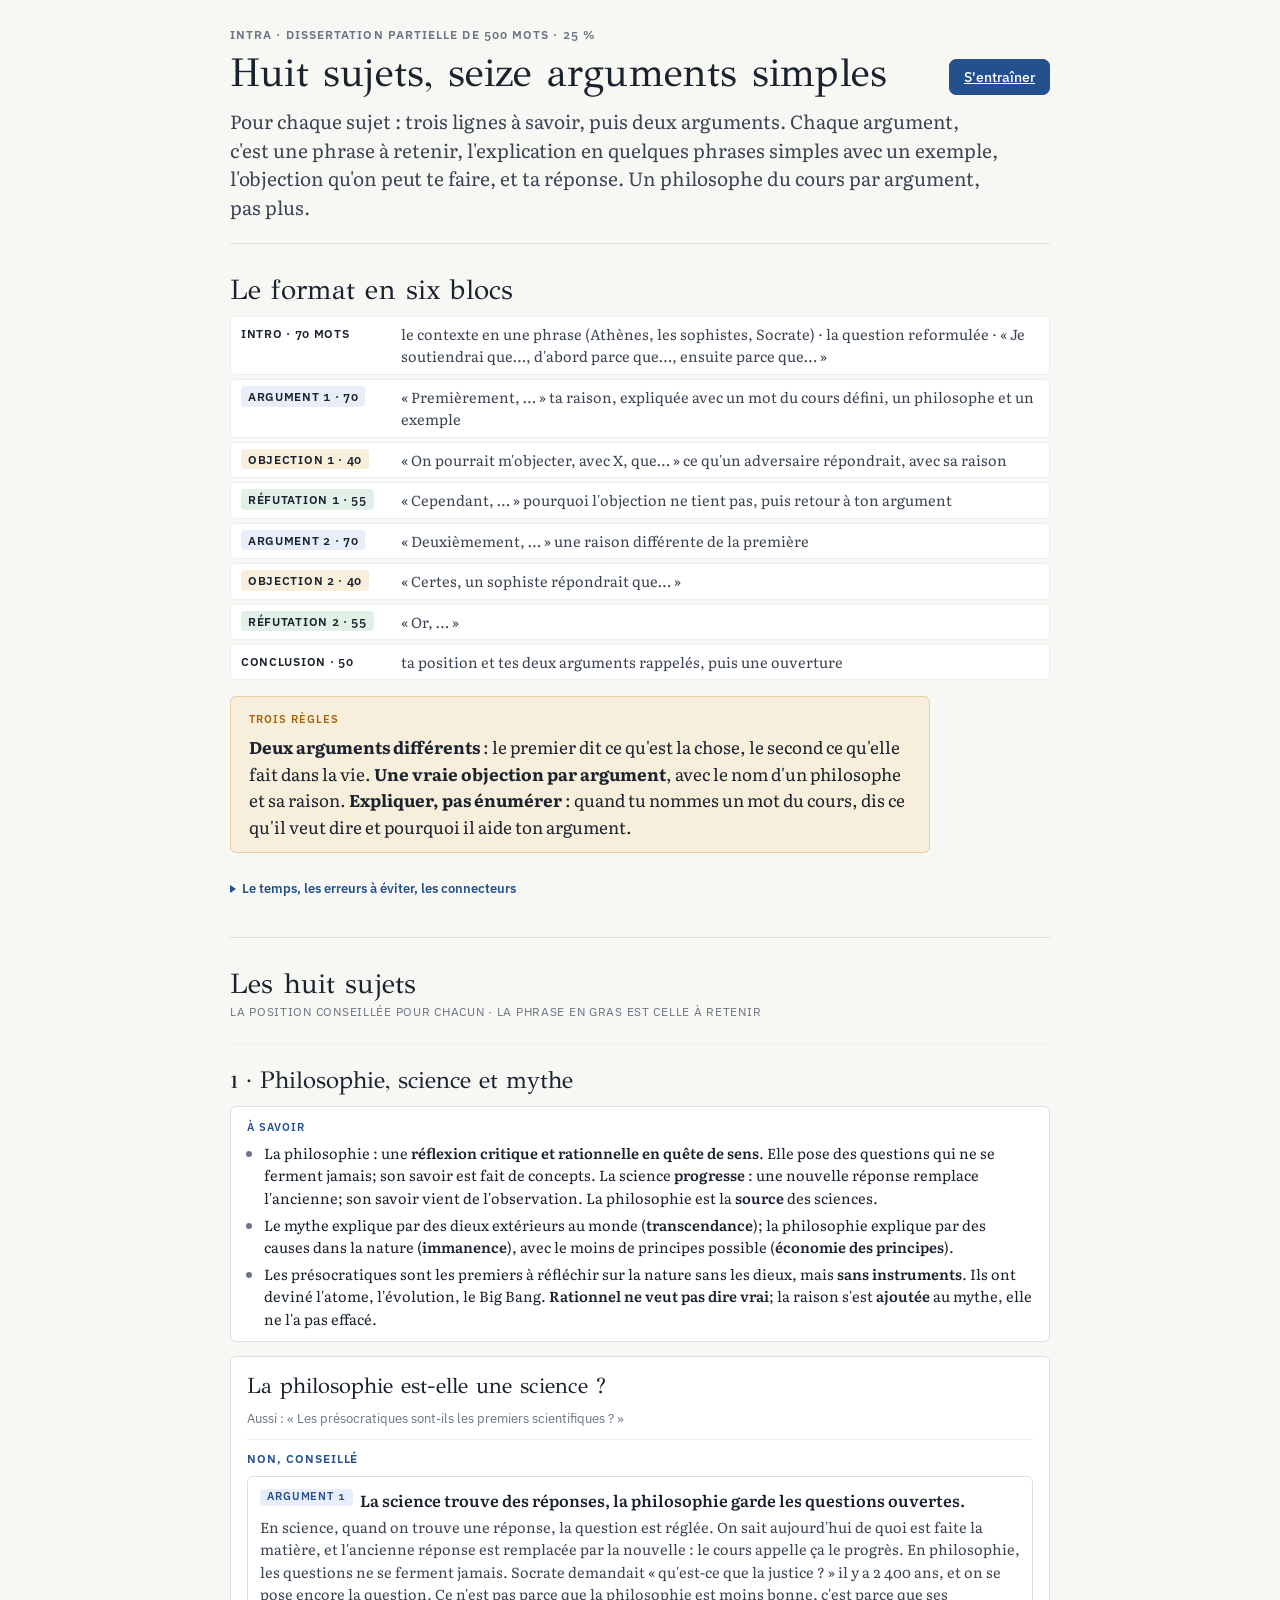
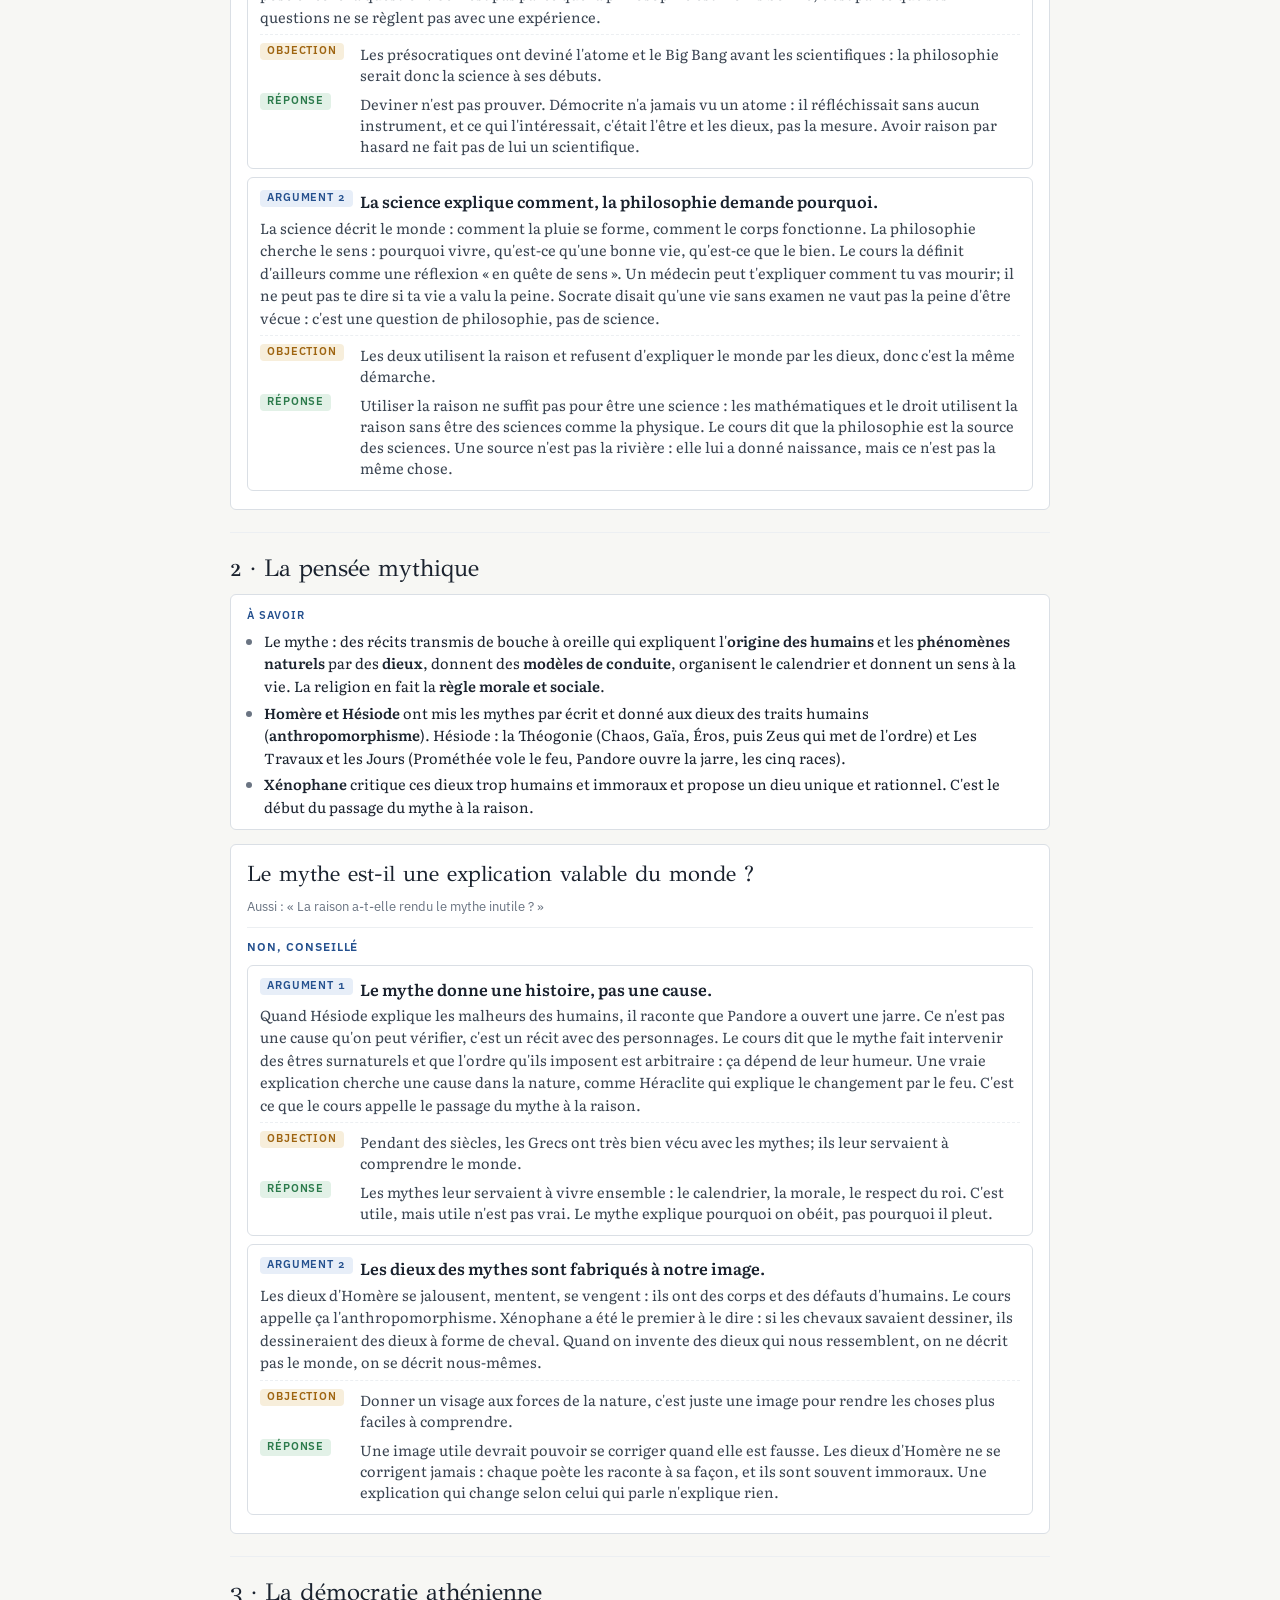
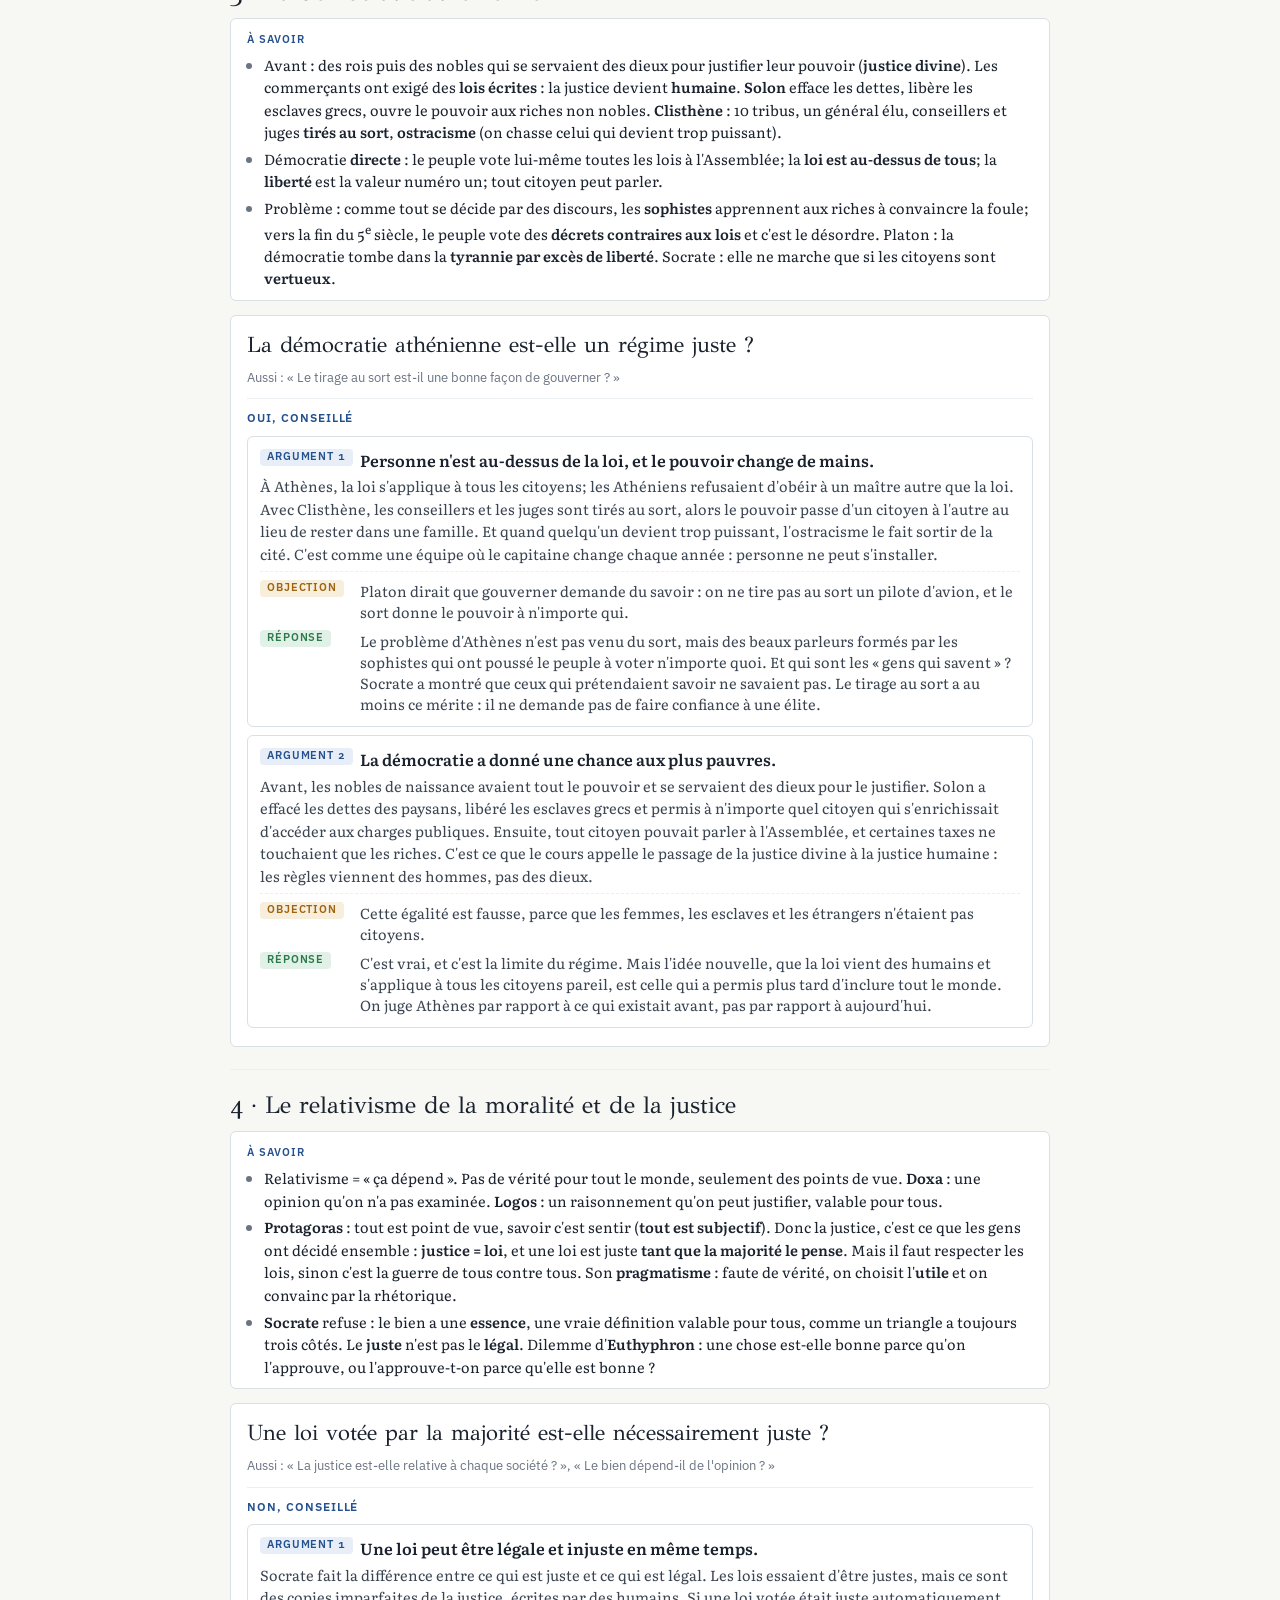
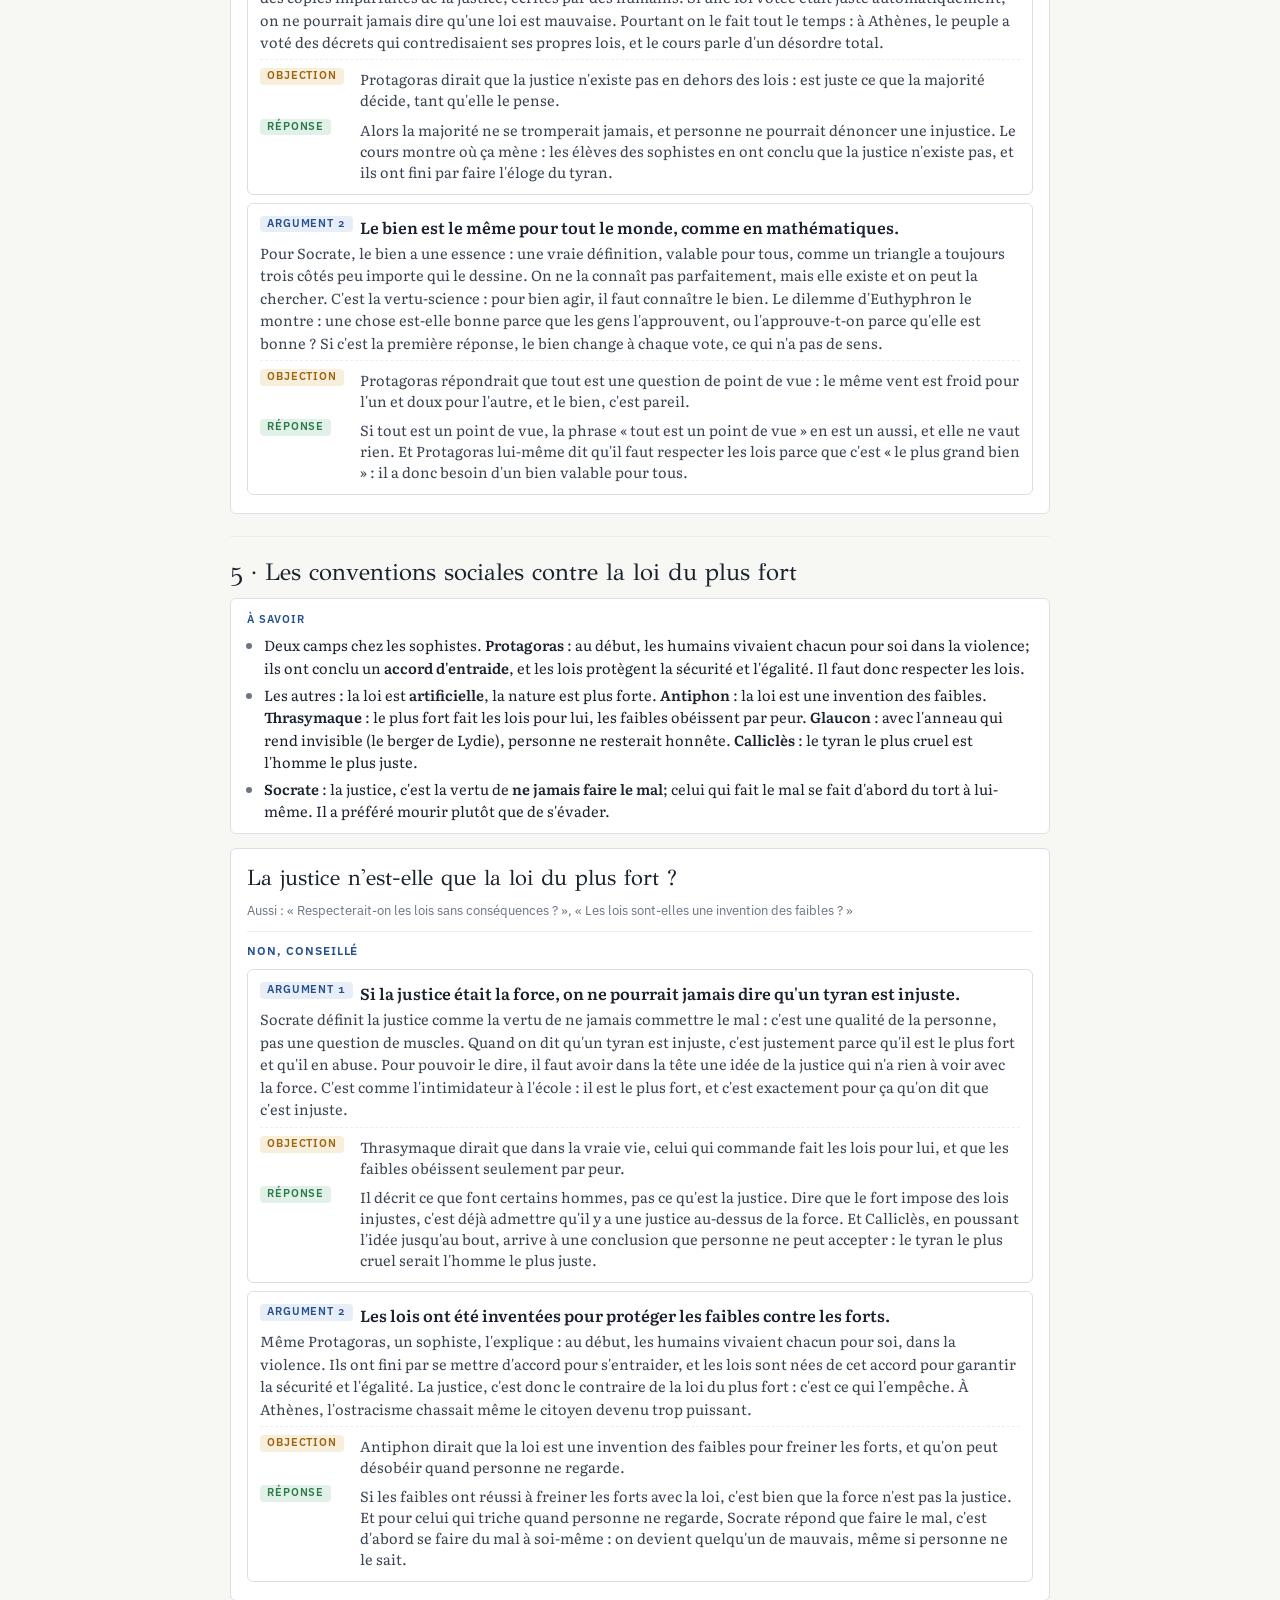
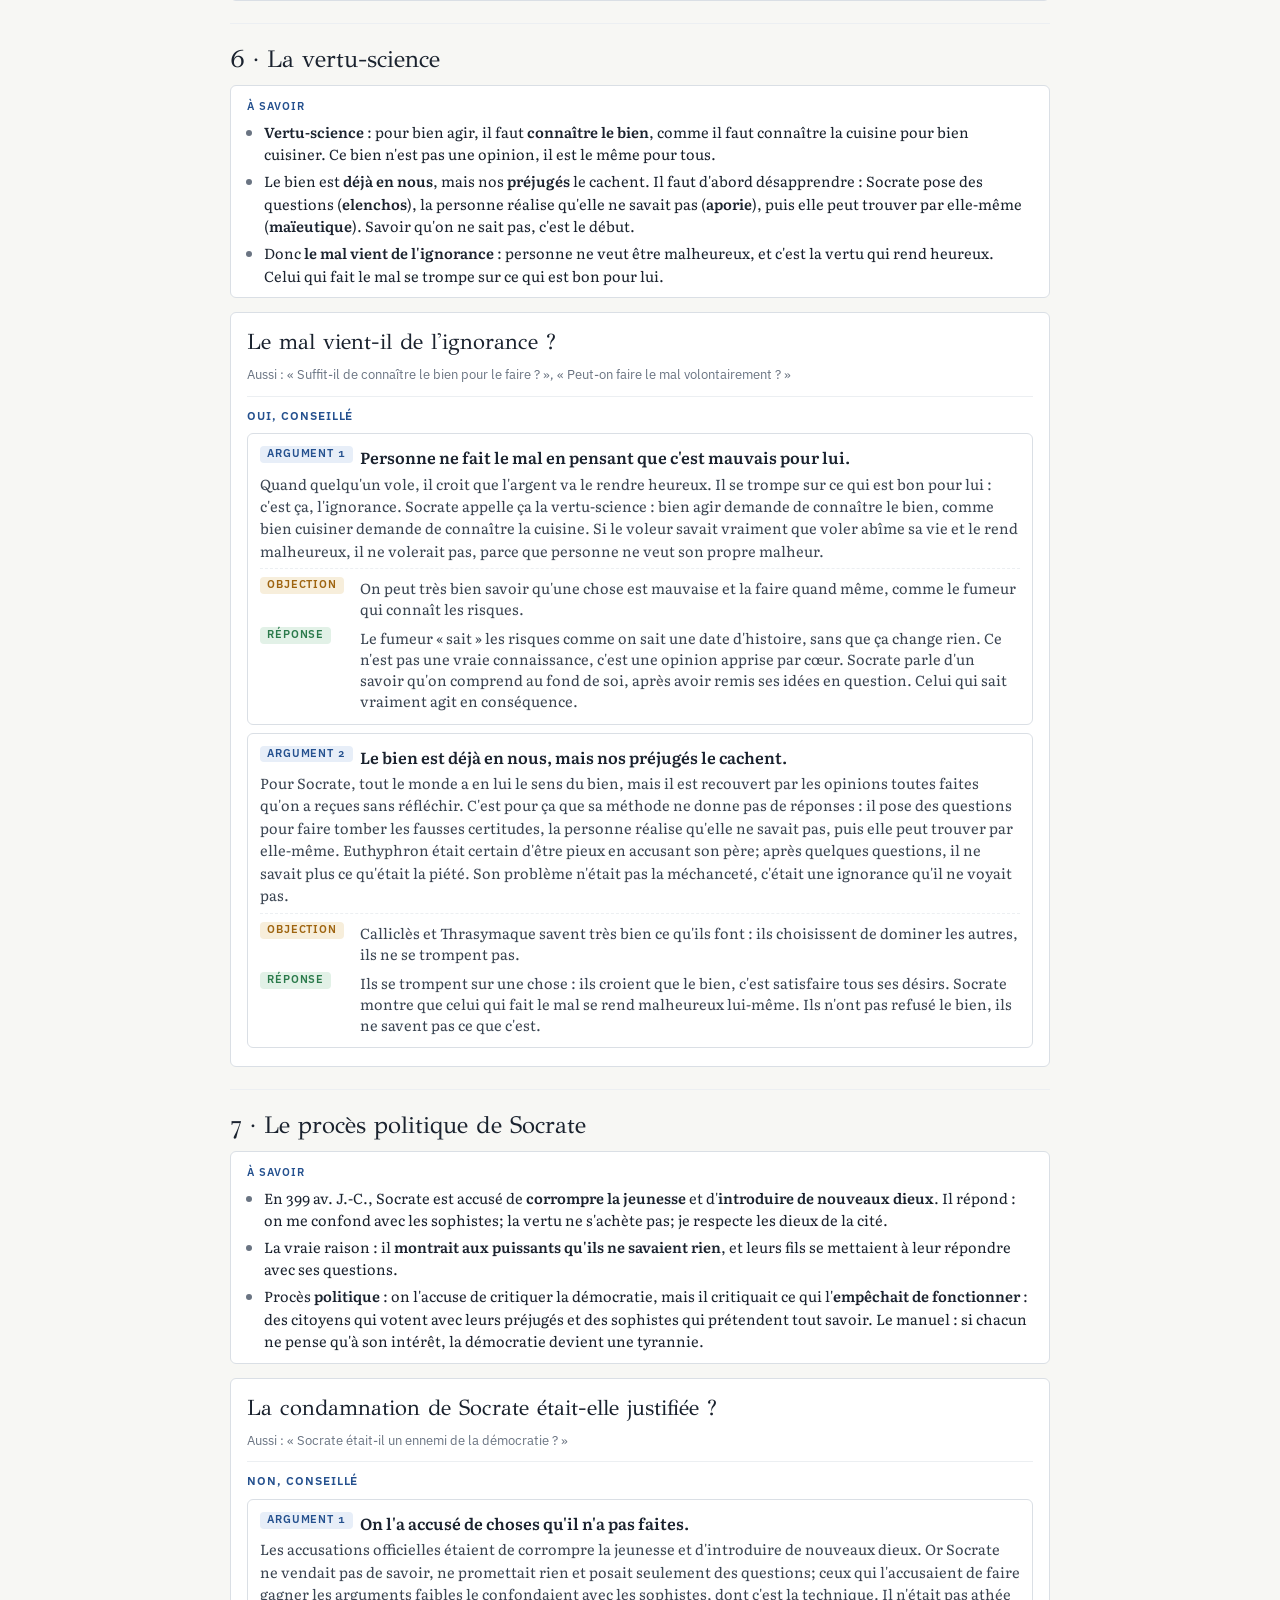
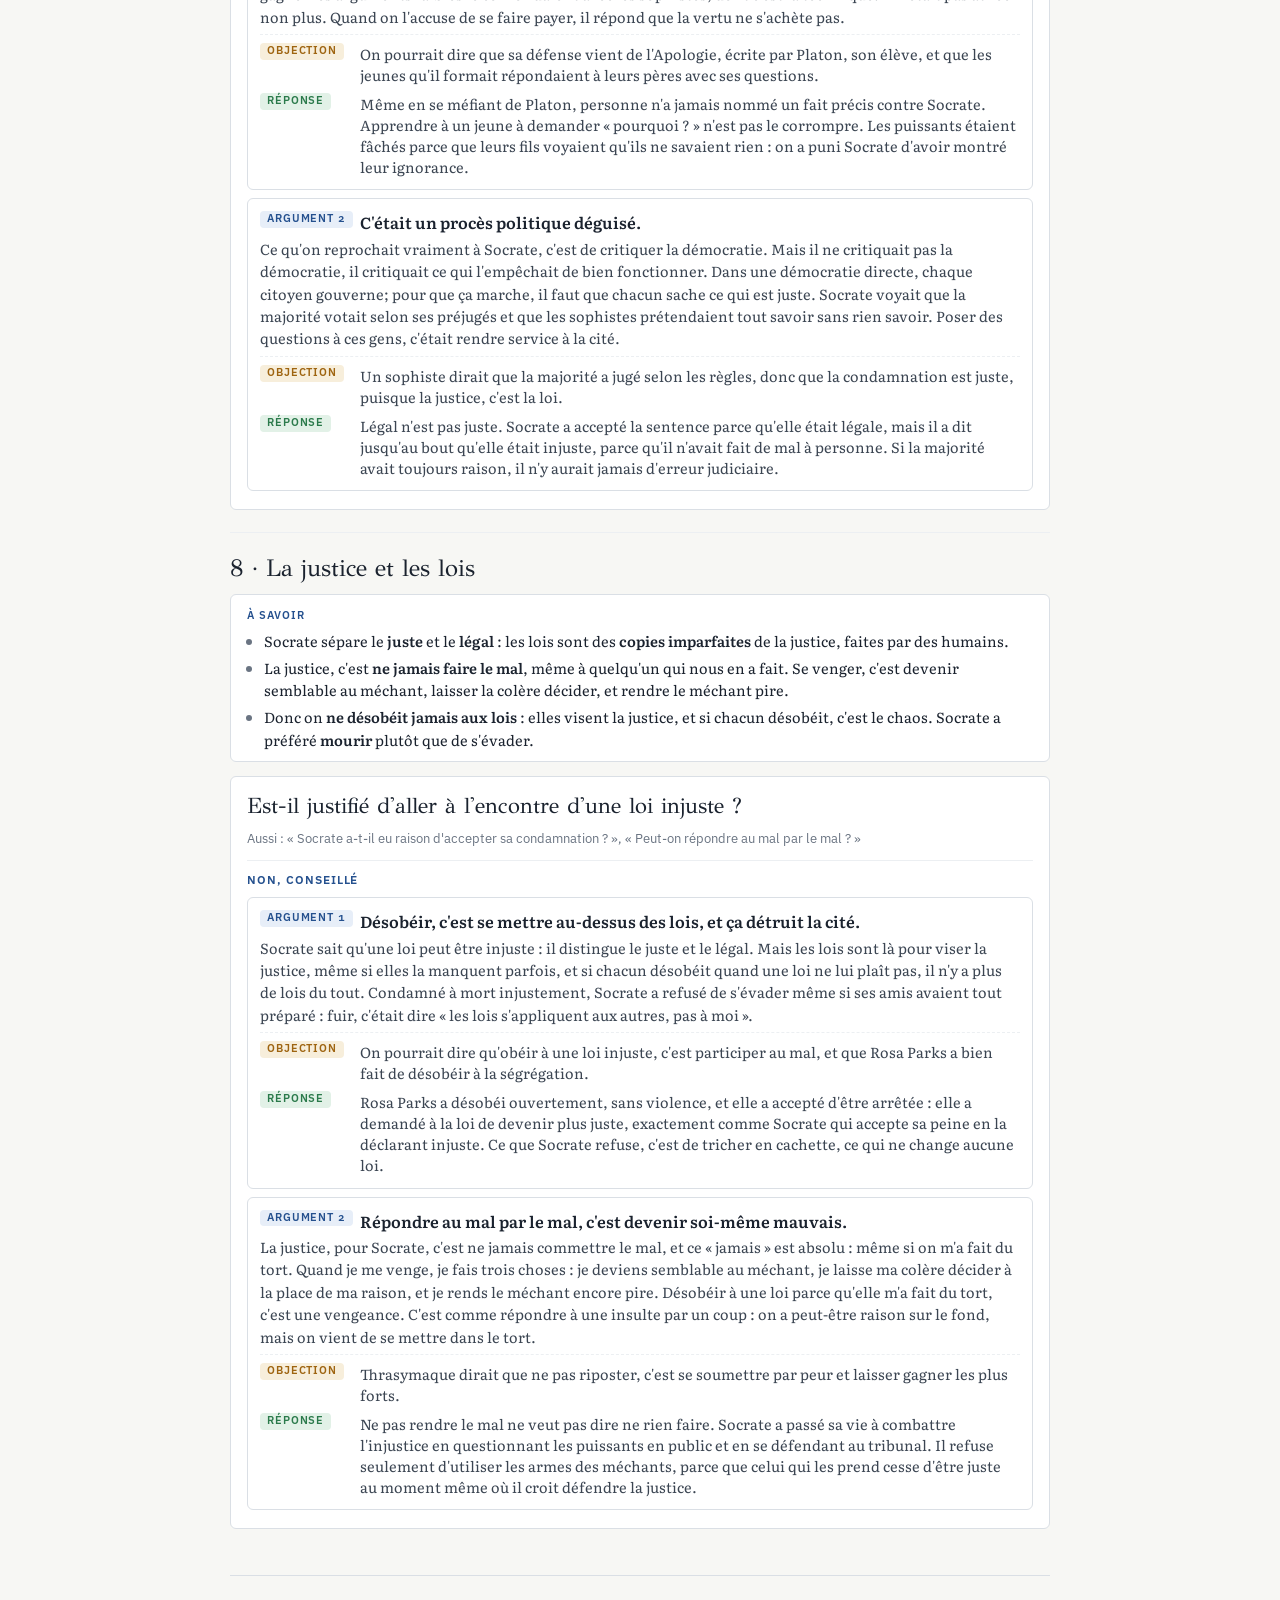
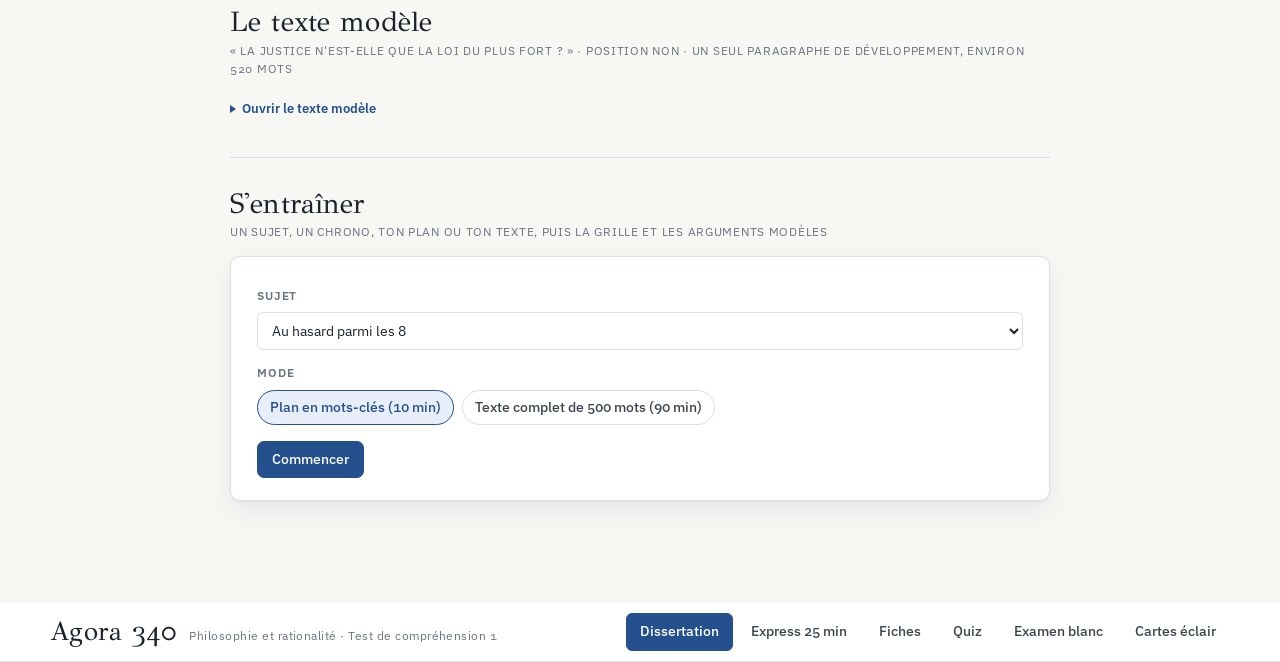
<file: docs/index.html>
<!doctype html>
<html lang="fr">
<head>
<meta name="robots" content="noindex">
<meta name="theme-color" content="#24508E">
<meta charset="utf-8">
<meta name="viewport" content="width=device-width,initial-scale=1">
<title>Agora 340</title>
<link rel="stylesheet" href="https://fonts.googleapis.com/css2?family=GFS+Didot&family=IBM+Plex+Sans:ital,wght@0,400;0,500;0,600;1,400&family=Literata:ital,opsz,wght@0,7..72,400;0,7..72,600;1,7..72,400&display=swap">
<style>
:root{
  --bg:#F7F7F4; --surface:#FFFFFF; --ink:#1A222E; --ink-2:#3B4552; --muted:#6A7482;
  --line:#DADFE5; --line-2:#ECEFF2;
  --accent:#24508E; --accent-ink:#FFFFFF; --accent-soft:#E7EEF8; --accent-line:#B9CBE6;
  --warm:#9E6410; --warm-soft:#F7EEDB; --warm-line:#E4CFA2;
  --good:#2B7A4B; --good-soft:#E2F1E7; --bad:#B0382F; --bad-soft:#F9E4E1;
  --shadow:0 1px 2px rgba(20,30,45,.05),0 10px 28px rgba(20,30,45,.07);
  --f-display:"GFS Didot","Didot","Bodoni MT",Georgia,serif;
  --f-body:"Literata",Georgia,"Times New Roman",serif;
  --f-ui:"IBM Plex Sans",system-ui,-apple-system,"Segoe UI",Roboto,sans-serif;
  color-scheme:light;
}
@media (prefers-color-scheme:dark){
  :root:not([data-theme="light"]){
    --bg:#12161C; --surface:#1A2029; --ink:#E9ECF0; --ink-2:#C6CCD4; --muted:#909AA7;
    --line:#2B3440; --line-2:#222A34;
    --accent:#8DB4EC; --accent-ink:#0E1A2C; --accent-soft:#1E2C42; --accent-line:#33507A;
    --warm:#E3AC52; --warm-soft:#33291A; --warm-line:#5A4622;
    --good:#72C08D; --good-soft:#1B2F23; --bad:#F0918A; --bad-soft:#3B2321;
    --shadow:0 1px 2px rgba(0,0,0,.3),0 10px 28px rgba(0,0,0,.35);
    color-scheme:dark;
  }
}
:root[data-theme="dark"]{
  --bg:#12161C; --surface:#1A2029; --ink:#E9ECF0; --ink-2:#C6CCD4; --muted:#909AA7;
  --line:#2B3440; --line-2:#222A34;
  --accent:#8DB4EC; --accent-ink:#0E1A2C; --accent-soft:#1E2C42; --accent-line:#33507A;
  --warm:#E3AC52; --warm-soft:#33291A; --warm-line:#5A4622;
  --good:#72C08D; --good-soft:#1B2F23; --bad:#F0918A; --bad-soft:#3B2321;
  --shadow:0 1px 2px rgba(0,0,0,.3),0 10px 28px rgba(0,0,0,.35);
  color-scheme:dark;
}
*{box-sizing:border-box}
html{-webkit-text-size-adjust:100%}
body{margin:0;background:var(--bg);color:var(--ink);font-family:var(--f-body);font-size:17px;line-height:1.55;font-variant-numeric:oldstyle-nums}
h1,h2,h3,h4{font-family:var(--f-display);font-weight:400;line-height:1.12;margin:0;text-wrap:balance;letter-spacing:.005em}
p{margin:0 0 .9em}
ul,ol{margin:0 0 1em;padding-left:1.35em}
li{margin:.25em 0}
li::marker{color:var(--muted)}
strong{font-weight:600}
a{color:var(--accent)}
button{font:inherit;color:inherit}
.ui{font-family:var(--f-ui)}
.eyebrow{font-family:var(--f-ui);font-size:12px;font-weight:600;letter-spacing:.09em;text-transform:uppercase;color:var(--muted)}
.tnum{font-variant-numeric:tabular-nums}
:focus-visible{outline:2px solid var(--accent);outline-offset:2px}
.hidden,[hidden]{display:none!important}

/* ---------- top bar ---------- */
.topbar{position:sticky;top:0;z-index:20;background:var(--surface);border-bottom:1px solid var(--line)}
.topbar-in{max-width:1220px;margin:0 auto;padding:10px 20px;display:flex;align-items:center;gap:18px;flex-wrap:wrap}
.brand{display:flex;align-items:baseline;gap:12px;min-width:0}
.brand h1{font-size:26px;letter-spacing:.01em}
.brand .sub{font-family:var(--f-ui);font-size:12px;color:var(--muted);letter-spacing:.04em;white-space:nowrap}
.tabs{display:flex;gap:4px;margin-left:auto;font-family:var(--f-ui);flex-wrap:wrap}
.tab{border:1px solid transparent;background:transparent;padding:7px 13px;border-radius:6px;font-size:14px;font-weight:500;color:var(--ink-2);cursor:pointer}
.tab:hover{background:var(--line-2)}
.tab[aria-selected="true"]{background:var(--accent);color:var(--accent-ink);border-color:var(--accent)}
.tab .n{display:inline-block;margin-left:6px;font-size:11px;padding:1px 6px;border-radius:999px;background:rgba(255,255,255,.22)}
.tab:not([aria-selected="true"]) .n{background:var(--line-2);color:var(--muted)}

/* ---------- fiches layout ---------- */
.view{display:none}
.view.on{display:block}
.wrap{max-width:1220px;margin:0 auto;padding:26px 20px 80px;display:grid;grid-template-columns:260px minmax(0,1fr);gap:48px;align-items:start}
.toc{position:sticky;top:66px;max-height:calc(100vh - 80px);overflow:auto;font-family:var(--f-ui);font-size:13.5px;padding-right:6px;scrollbar-width:thin}
.toc .part{margin:14px 0 6px;color:var(--muted);font-size:11px;letter-spacing:.09em;text-transform:uppercase;font-weight:600}
.toc a{display:flex;align-items:baseline;gap:8px;color:var(--ink-2);text-decoration:none;padding:5px 8px;border-radius:5px;line-height:1.3}
.toc a:hover{background:var(--line-2)}
.toc a.cur{background:var(--accent-soft);color:var(--accent);font-weight:500}
.toc a .num{color:var(--muted);font-size:11px;min-width:18px;font-variant-numeric:tabular-nums}
.toc a.done .num{color:var(--good)}
.toc a.done .num::after{content:" ✓"}
.toc-progress{margin:10px 8px 0;font-size:12px;color:var(--muted)}
.toc-progress .bar{height:4px;background:var(--line-2);border-radius:2px;margin-top:6px;overflow:hidden}
.toc-progress .bar i{display:block;height:100%;background:var(--good);width:0;transition:width .3s}
.btn.toc-btn{display:none}
.article{min-width:0;max-width:74ch}
.fiche{padding:44px 0 36px;border-top:1px solid var(--line)}
.fiche:first-child{border-top:0;padding-top:8px}
.fiche h2{font-size:36px;margin:6px 0 18px}
.fiche h3{font-size:22px;margin:30px 0 10px;color:var(--ink)}
.fiche h4{font-family:var(--f-ui);font-size:13px;font-weight:600;letter-spacing:.06em;text-transform:uppercase;color:var(--ink-2);margin:22px 0 8px}
.fiche p,.fiche li{max-width:70ch}
.lead{font-size:19px;color:var(--ink-2);line-height:1.5}
.sec-actions{display:flex;gap:10px;flex-wrap:wrap;margin-top:28px;font-family:var(--f-ui)}
.btn{font-family:var(--f-ui);font-size:14px;font-weight:500;border:1px solid var(--line);background:var(--surface);color:var(--ink);padding:9px 14px;border-radius:7px;cursor:pointer;line-height:1.2;display:inline-flex;align-items:center;gap:8px}
.btn:hover{border-color:var(--accent-line);background:var(--accent-soft)}
.btn.primary{background:var(--accent);color:var(--accent-ink);border-color:var(--accent)}
.btn.primary:hover{filter:brightness(1.08)}
.btn.done{background:var(--good-soft);border-color:var(--good);color:var(--good)}
.btn.ghost{background:transparent}
.btn:disabled{opacity:.5;cursor:default}
.btn.sm{padding:6px 10px;font-size:13px}

/* ---------- content blocks ---------- */
.def,.retenir,.piege,.compl,.note{margin:16px 0 20px;padding:14px 18px 12px;border-radius:6px;max-width:70ch}
.def{background:var(--surface);border:1px solid var(--line)}
.retenir{background:var(--accent-soft);border:1px solid var(--accent-line)}
.piege{background:var(--warm-soft);border:1px solid var(--warm-line)}
.compl{background:transparent;border:1px dashed var(--line);color:var(--ink-2)}
.note{background:var(--line-2)}
.blabel{font-family:var(--f-ui);font-size:11px;font-weight:600;letter-spacing:.09em;text-transform:uppercase;margin:0 0 6px;display:block}
.def .blabel{color:var(--accent)}
.retenir .blabel{color:var(--accent)}
.piege .blabel{color:var(--warm)}
.compl .blabel,.note .blabel{color:var(--muted)}
.def p:last-child,.retenir p:last-child,.piege p:last-child,.compl p:last-child,.note p:last-child,.def ul:last-child,.retenir ul:last-child,.piege ul:last-child,.compl ul:last-child,.note ol:last-child,.note ul:last-child,.retenir ol:last-child{margin-bottom:0}
.def .term{font-family:var(--f-display);font-size:22px;display:block;margin-bottom:4px}
blockquote.cit{margin:18px 0 20px;padding:0 0 0 22px;border-left:2px solid var(--accent-line);font-style:italic;font-size:18px;color:var(--ink);max-width:66ch}
blockquote.cit cite{display:block;font-style:normal;font-family:var(--f-ui);font-size:12.5px;color:var(--muted);margin-top:6px;letter-spacing:.02em}
.kv{display:grid;grid-template-columns:max-content 1fr;gap:6px 18px;margin:12px 0 18px;font-size:16px}
.kv dt{font-family:var(--f-ui);font-size:12.5px;font-weight:600;color:var(--muted);letter-spacing:.04em;text-transform:uppercase;padding-top:3px}
.kv dd{margin:0}
.tbl-wrap{overflow-x:auto;margin:14px 0 22px;max-width:100%}
table{border-collapse:collapse;width:100%;font-size:15.5px;min-width:480px}
th,td{text-align:left;vertical-align:top;padding:9px 12px;border-bottom:1px solid var(--line)}
th{font-family:var(--f-ui);font-size:12px;font-weight:600;letter-spacing:.07em;text-transform:uppercase;color:var(--muted);border-bottom:1px solid var(--ink-2)}
th.m,td.m{color:var(--warm)} th.r,td.r{color:var(--accent)}
td.m,td.r{font-weight:500}
tr.hd td{background:var(--line-2);font-family:var(--f-ui);font-weight:600;font-size:13px}
.two{display:grid;grid-template-columns:1fr 1fr;gap:14px;margin:14px 0 20px}
.two .col{border:1px solid var(--line);border-radius:6px;padding:12px 16px;background:var(--surface)}
.two .col h5{margin:0 0 8px;font-family:var(--f-ui);font-size:12px;letter-spacing:.08em;text-transform:uppercase}
.two .col.m h5{color:var(--warm)} .two .col.r h5{color:var(--accent)}
.two ul{margin:0;padding-left:1.1em;font-size:15.5px}
.persons{display:grid;grid-template-columns:1fr;gap:14px;margin:16px 0 22px}
.person{border:1px solid var(--line);border-radius:8px;background:var(--surface);padding:16px 20px 14px}
.person .ph{display:flex;align-items:baseline;justify-content:space-between;gap:12px;flex-wrap:wrap;margin-bottom:4px}
.person .ph h3{margin:0;font-size:26px}
.person .dates{font-family:var(--f-ui);font-size:13px;color:var(--muted);font-variant-numeric:tabular-nums}
.pill{display:inline-block;font-family:var(--f-ui);font-size:12.5px;font-weight:600;padding:3px 10px;border-radius:999px;background:var(--accent-soft);color:var(--accent);margin:2px 0 8px}
.pill.w{background:var(--warm-soft);color:var(--warm)}
.person ul{margin:6px 0 0;font-size:15.5px}
.steps{counter-reset:s;list-style:none;padding:0;margin:12px 0 20px;max-width:70ch}
.steps li{counter-increment:s;position:relative;padding:8px 0 8px 44px;border-bottom:1px solid var(--line-2)}
.steps li::before{content:counter(s);position:absolute;left:0;top:8px;width:28px;height:28px;border-radius:50%;background:var(--accent);color:var(--accent-ink);font-family:var(--f-ui);font-weight:600;font-size:13px;display:flex;align-items:center;justify-content:center}
.steps li b{font-weight:600}
.tl{list-style:none;padding:0;margin:12px 0 20px}
.tl li{display:grid;grid-template-columns:110px minmax(0,1fr);gap:14px;padding:8px 0;border-bottom:1px solid var(--line-2)}
.tl .d{font-family:var(--f-ui);font-size:13px;font-weight:600;color:var(--accent);font-variant-numeric:tabular-nums;padding-top:3px}
.chk{list-style:none;padding:0;margin:10px 0 0;columns:2;column-gap:28px;font-family:var(--f-ui);font-size:14px}
.chk li{break-inside:avoid;margin:0 0 6px}
.chk a{color:var(--ink-2);text-decoration:none;display:flex;gap:8px;align-items:baseline}
.chk a:hover{color:var(--accent)}
.chk a .box{width:14px;height:14px;border:1.5px solid var(--muted);border-radius:3px;flex:none;position:relative;top:2px}
.chk a.done .box{background:var(--good);border-color:var(--good)}
.chk a.done{color:var(--muted);text-decoration:line-through}
.modal{display:grid;grid-template-columns:repeat(2,1fr);gap:10px;margin:14px 0 6px;font-family:var(--f-ui);font-size:14px}
.modal div{border:1px solid var(--line);border-radius:6px;padding:10px 12px;background:var(--surface)}
.modal b{display:block;font-size:11px;letter-spacing:.08em;text-transform:uppercase;color:var(--muted);margin-bottom:3px}
.grid-quotes{display:grid;grid-template-columns:1fr;gap:10px;margin:12px 0 20px}
.q-item{border:1px solid var(--line);border-radius:6px;padding:10px 14px;background:var(--surface);font-size:15.5px}
.q-item i{display:block;font-style:italic}
.q-item small{font-family:var(--f-ui);color:var(--muted);font-size:12.5px}
.dates-grid{display:grid;grid-template-columns:repeat(auto-fill,minmax(180px,1fr));gap:8px;margin:12px 0 20px;font-family:var(--f-ui);font-size:14px}
.dates-grid div{border:1px solid var(--line);border-radius:6px;padding:8px 10px;background:var(--surface)}
.dates-grid b{font-variant-numeric:tabular-nums;color:var(--accent);display:block;font-size:13px}

/* ---------- quiz ---------- */
.qwrap{max-width:780px;margin:0 auto;padding:28px 20px 90px}
.card{background:var(--surface);border:1px solid var(--line);border-radius:10px;padding:22px 26px;box-shadow:var(--shadow)}
.card + .card{margin-top:16px}
.card h2{font-size:30px;margin-bottom:6px}
.card .lead{margin-bottom:14px}
.chips{display:flex;flex-wrap:wrap;gap:8px;margin:8px 0 16px}
.chip{font-family:var(--f-ui);font-size:13.5px;font-weight:500;border:1px solid var(--line);background:var(--surface);color:var(--ink-2);padding:6px 12px;border-radius:999px;cursor:pointer;user-select:none}
.chip[aria-pressed="true"]{background:var(--accent-soft);border-color:var(--accent);color:var(--accent)}
.chip .cnt{color:var(--muted);font-weight:400;margin-left:4px}
.field{margin:8px 0 14px;font-family:var(--f-ui);font-size:14px}
.field label{display:block;font-weight:600;font-size:12px;letter-spacing:.07em;text-transform:uppercase;color:var(--muted);margin-bottom:6px}
select,textarea{font:inherit;color:var(--ink);background:var(--surface);border:1px solid var(--line);border-radius:6px;padding:8px 10px}
textarea{width:100%;min-height:110px;font-family:var(--f-body);font-size:16px;line-height:1.5;resize:vertical}
.row{display:flex;gap:10px;flex-wrap:wrap;align-items:center}
.progress{height:5px;background:var(--line-2);border-radius:3px;overflow:hidden;margin:0 0 18px}
.progress i{display:block;height:100%;background:var(--accent);width:0;transition:width .25s}
.qhead{display:flex;justify-content:space-between;gap:12px;flex-wrap:wrap;align-items:baseline;margin-bottom:10px}
.qtype{font-family:var(--f-ui);font-size:11.5px;font-weight:600;letter-spacing:.08em;text-transform:uppercase;padding:3px 8px;border-radius:4px;background:var(--line-2);color:var(--ink-2)}
.qtext{font-size:21px;line-height:1.4;margin:6px 0 18px;text-wrap:pretty}
.opts{display:grid;gap:8px}
.opt{font-family:var(--f-ui);font-size:15.5px;text-align:left;border:1px solid var(--line);background:var(--surface);border-radius:8px;padding:11px 14px 11px 44px;cursor:pointer;position:relative;line-height:1.35}
.opt .k{position:absolute;left:12px;top:10px;width:22px;height:22px;border-radius:50%;border:1px solid var(--line);font-size:12px;font-weight:600;display:flex;align-items:center;justify-content:center;color:var(--muted)}
.opt:hover:not(:disabled){border-color:var(--accent);background:var(--accent-soft)}
.opt:disabled{cursor:default}
.opt.ok{border-color:var(--good);background:var(--good-soft)}
.opt.ok .k{background:var(--good);color:#fff;border-color:var(--good)}
.opt.ko{border-color:var(--bad);background:var(--bad-soft)}
.opt.ko .k{background:var(--bad);color:#fff;border-color:var(--bad)}
.opt.sel{border-color:var(--accent);background:var(--accent-soft)}
.opt.sel .k{background:var(--accent);color:var(--accent-ink);border-color:var(--accent)}
.fb{margin-top:16px;padding:14px 16px;border-radius:8px;font-size:15.5px;border:1px solid var(--line)}
.fb.ok{background:var(--good-soft);border-color:var(--good)} .fb.ko{background:var(--bad-soft);border-color:var(--bad)}
.fb .blabel{margin-bottom:4px}
.fb.ok .blabel{color:var(--good)} .fb.ko .blabel{color:var(--bad)}
.fb p:last-child{margin-bottom:0}
.model{margin-top:14px;padding:14px 16px;border-radius:8px;background:var(--accent-soft);border:1px solid var(--accent-line);font-size:15.5px}
.model .blabel{color:var(--accent)}
.model ul,.model ol{margin-bottom:0}
.model p:last-child{margin-bottom:0}
.kw{display:flex;flex-wrap:wrap;gap:6px;margin-top:10px}
.kw span{font-family:var(--f-ui);font-size:12.5px;padding:2px 8px;border-radius:4px;background:var(--surface);border:1px solid var(--accent-line);color:var(--accent)}
.grade{display:flex;gap:8px;flex-wrap:wrap;margin-top:14px;font-family:var(--f-ui)}
.qnav{display:flex;justify-content:space-between;gap:10px;margin-top:20px;flex-wrap:wrap}
.score{display:flex;gap:14px;flex-wrap:wrap;margin:14px 0 18px}
.score div{flex:1;min-width:130px;border:1px solid var(--line);border-radius:8px;padding:12px 14px;font-family:var(--f-ui)}
.score b{display:block;font-size:30px;font-family:var(--f-display);font-weight:400;font-variant-numeric:tabular-nums;line-height:1.1}
.score small{color:var(--muted);font-size:12px;letter-spacing:.06em;text-transform:uppercase;font-weight:600}
.bygroup{list-style:none;padding:0;margin:0 0 18px;font-family:var(--f-ui);font-size:14px}
.bygroup li{display:grid;grid-template-columns:1fr 60px 120px;gap:12px;align-items:center;padding:7px 0;border-bottom:1px solid var(--line-2)}
.bygroup .bar{height:6px;background:var(--line-2);border-radius:3px;overflow:hidden}
.bygroup .bar i{display:block;height:100%;background:var(--accent)}
.missed{list-style:none;padding:0;margin:0}
.missed li{padding:10px 0;border-bottom:1px solid var(--line-2);font-size:15px}
.missed li a{font-family:var(--f-ui);font-size:13px;margin-left:8px;white-space:nowrap}
.timer{font-family:var(--f-ui);font-variant-numeric:tabular-nums;font-size:14px;color:var(--muted);padding:4px 10px;border:1px solid var(--line);border-radius:6px}
.timer.low{color:var(--bad);border-color:var(--bad)}
.exam-map{display:flex;flex-wrap:wrap;gap:5px;margin:12px 0 16px}
.exam-map button{width:30px;height:30px;border-radius:5px;border:1px solid var(--line);background:var(--surface);font-family:var(--f-ui);font-size:12px;cursor:pointer;font-variant-numeric:tabular-nums}
.exam-map button.ans{background:var(--accent-soft);border-color:var(--accent-line);color:var(--accent)}
.exam-map button.cur{outline:2px solid var(--accent)}
.corr{border-top:1px solid var(--line);padding:16px 0}
.corr .qtext{font-size:17px;margin:4px 0 8px}
.corr .you{font-family:var(--f-ui);font-size:14px;margin:4px 0}
.corr .you b{font-weight:600}
.corr .you.ok{color:var(--good)} .corr .you.ko{color:var(--bad)}
.flash{min-height:230px;display:flex;flex-direction:column;justify-content:center;cursor:pointer;text-align:center}
.flash .side{font-size:20px;line-height:1.4}
.flash .back{font-size:16px;text-align:left}
.flash .hint{font-family:var(--f-ui);font-size:12.5px;color:var(--muted);margin-top:14px;letter-spacing:.04em}
.stat-line{font-family:var(--f-ui);font-size:13px;color:var(--muted);margin-top:10px}
.empty{color:var(--muted);font-style:italic}

/* ---------- express ---------- */
.xwrap{max-width:860px;margin:0 auto;padding:26px 20px 90px}
.xhead{display:flex;justify-content:space-between;align-items:flex-end;gap:16px;flex-wrap:wrap;margin-bottom:12px}
.xhead h2{font-size:40px;margin-top:6px}
.xwrap .lead{max-width:70ch}
.xplan{display:grid;grid-template-columns:repeat(4,1fr);gap:8px;margin:16px 0 8px;font-family:var(--f-ui);font-size:13px}
.xplan a{border:1px solid var(--line);border-radius:6px;padding:10px 12px;background:var(--surface);color:var(--ink-2);text-decoration:none;line-height:1.3}
.xplan a:hover{border-color:var(--accent-line);background:var(--accent-soft)}
.xplan b{display:block;color:var(--accent);font-size:11.5px;letter-spacing:.07em;text-transform:uppercase;margin-bottom:3px}
.xblock{border-top:1px solid var(--line);padding:30px 0 12px;margin-top:22px;scroll-margin-top:72px}
.xblock h3{font-size:28px;margin:0 0 4px}
.xblock h4{font-family:var(--f-ui);font-size:12.5px;font-weight:600;letter-spacing:.07em;text-transform:uppercase;color:var(--ink-2);margin:26px 0 8px}
.xtime{font-family:var(--f-ui);font-size:12px;color:var(--muted);letter-spacing:.06em;text-transform:uppercase;margin-bottom:14px}
.qa{display:grid;grid-template-columns:200px minmax(0,1fr);gap:10px 18px;margin:8px 0 18px;font-size:15.5px}
.qa dt{font-weight:600;color:var(--ink);padding-top:1px;line-height:1.35}
.qa dd{margin:0;color:var(--ink-2);line-height:1.5}
.qa dd b{color:var(--ink);font-weight:600}
.qa dt,.qa dd{padding-bottom:8px;border-bottom:1px solid var(--line-2)}
.xtbl table{font-size:14.5px;min-width:560px}
.xtbl td:first-child{font-weight:600;white-space:nowrap}
.xtbl td:first-child .tnum{font-weight:400;color:var(--muted);font-size:12.5px;display:block}
.xtbl td:last-child{color:var(--warm)}
.xblock ul li b{font-weight:600}
.plan{border:1px solid var(--line);border-radius:6px;padding:12px 16px 10px;margin:0 0 12px;background:var(--surface);font-size:15px}
.plan b.t{font-family:var(--f-display);font-size:20px;display:block;margin-bottom:6px;font-weight:400}
.plan p{margin:0 0 5px;max-width:none}
.plan p b{font-weight:600}

/* ---------- responsive ---------- */
@media (max-width:900px){
  .wrap{grid-template-columns:minmax(0,1fr);gap:20px}
  .toc{position:fixed;inset:auto 0 0 0;top:auto;max-height:70vh;background:var(--surface);border-top:1px solid var(--line);padding:14px 18px 24px;box-shadow:var(--shadow);display:none;z-index:30;border-radius:14px 14px 0 0}
  .toc.open{display:block}
  .btn.toc-btn{display:inline-flex;position:fixed;right:16px;bottom:16px;z-index:31;box-shadow:var(--shadow)}
  .fiche h2{font-size:30px}
  .two{grid-template-columns:1fr}
  .chk{columns:1}
  .tl li{grid-template-columns:minmax(0,1fr);gap:4px}
  .modal{grid-template-columns:1fr}
  .brand h1{font-size:22px}
  .brand{flex-wrap:wrap;gap:2px 10px}
  .brand .sub{white-space:normal}
  .topbar-in{gap:10px}
  .tabs{margin-left:0;width:100%}
  .tab{padding:6px 10px;font-size:13px}
  .card{padding:18px 16px}
  .qtext{font-size:19px}
  body{font-size:16px}
  .bygroup li{grid-template-columns:1fr 50px 90px}
  .xplan{grid-template-columns:1fr 1fr}
  .qa{grid-template-columns:1fr;gap:2px 0}
  .qa dt{padding-top:8px;border-bottom:0;padding-bottom:2px}
  .xhead h2{font-size:32px}
}
@media (prefers-reduced-motion:reduce){*{transition:none!important;animation:none!important}}
@media print{
  .topbar,.toc,.toc-btn,.sec-actions,.express-actions,#view-quiz,#view-exam,#view-cards{display:none!important}
  .view{display:none} .view.on{display:block!important}
  .xwrap{padding:0;max-width:none} .xblock{break-inside:auto} .plan,.qa dt,.qa dd{break-inside:avoid}
  body{background:#fff;color:#000;font-size:11.5pt}
  .wrap{display:block;padding:0;max-width:none}
  .article{max-width:none}
  .fiche{break-inside:auto;padding:18pt 0}
  .fiche h2,.fiche h3{break-after:avoid}
  .def,.retenir,.piege,.compl,.note,.person,.two .col{break-inside:avoid;box-shadow:none}
  a{color:#000;text-decoration:none}
}

/* ---------- dissertation ---------- */
.tor{display:grid;gap:10px;margin:14px 0 20px}
.tor > div{border:1px solid var(--line);border-radius:6px;padding:12px 16px 8px;background:var(--surface)}
.tor .lab{font-family:var(--f-ui);font-size:11.5px;font-weight:600;letter-spacing:.08em;text-transform:uppercase;display:block;margin-bottom:6px;color:var(--muted)}
.tor .tor-t{border-color:var(--accent-line)} .tor .tor-t .lab{color:var(--accent)}
.tor p{margin:0 0 7px;font-size:15.5px;max-width:none}
.tor p b{font-weight:600}
.la,.lo,.lr{font-family:var(--f-ui);font-size:11px;font-weight:600;letter-spacing:.08em;text-transform:uppercase;display:inline-block;padding:1px 7px;border-radius:4px;margin-right:6px;vertical-align:1px;white-space:nowrap}
.la{background:var(--accent-soft);color:var(--accent)}
.lo{background:var(--warm-soft);color:var(--warm)}
.lr{background:var(--good-soft);color:var(--good)}
.dtheme{border-top:1px solid var(--line-2);padding-top:22px;margin-top:22px}
.dth-title{font-family:var(--f-display)!important;font-size:24px!important;font-weight:400!important;letter-spacing:0!important;text-transform:none!important;color:var(--ink)!important;margin:0 0 12px!important}
.dsavoir{border:1px solid var(--line);border-radius:6px;padding:12px 16px 6px;margin:0 0 14px;background:var(--surface)}
.dsavoir .blabel{color:var(--accent)}
.dsavoir ul{margin:0;padding-left:1.15em;font-size:15px}
.dsavoir li{margin:.3em 0;max-width:none}
.dsavoir li b{font-weight:600}
.plan{border:1px solid var(--line);border-radius:6px;padding:12px 16px 10px;margin:0 0 12px;background:var(--surface);font-size:15px}
.plan b.t{font-family:var(--f-display);font-size:22px;display:block;margin-bottom:6px;font-weight:400}
.plan p{margin:0 0 6px;max-width:none}
.plan .alt{font-family:var(--f-ui);font-size:13px;color:var(--muted);margin-bottom:10px}
.pos{border-top:1px solid var(--line-2);padding-top:10px;margin-top:10px}
.poslab{font-family:var(--f-ui);font-size:12px;font-weight:600;letter-spacing:.08em;text-transform:uppercase;display:block;margin-bottom:8px;color:var(--ink)}
.pos-a .poslab{color:var(--accent)} .pos-b .poslab{color:var(--muted)}
.arg{padding:8px 0 4px;border-bottom:1px dashed var(--line-2)}
.arg:last-child{border-bottom:0}
.arg p{line-height:1.5}
.modele2{border:1px solid var(--line);border-radius:8px;background:var(--surface);padding:14px 20px;margin:12px 0 4px}
.mpara{margin:0 0 12px;font-size:15.5px;line-height:1.6;max-width:none;text-align:left}
.mpara:last-child{margin-bottom:0}
.seg{border-radius:3px;padding:1px 0;box-decoration-break:clone;-webkit-box-decoration-break:clone}
.seg::before{content:attr(data-l);font-family:var(--f-ui);font-size:10px;font-weight:600;letter-spacing:.08em;text-transform:uppercase;padding:1px 6px;border-radius:3px;margin-right:5px;vertical-align:2px;color:var(--muted);background:var(--line-2)}
.seg.a{background:var(--accent-soft)} .seg.a::before{background:var(--accent);color:var(--accent-ink)}
.seg.o{background:var(--warm-soft)} .seg.o::before{background:var(--warm);color:#fff}
.seg.r{background:var(--good-soft)} .seg.r::before{background:var(--good);color:#fff}
#d-setup select{max-width:100%;width:100%}
.dcheck{list-style:none;padding:0;margin:8px 0 14px;font-family:var(--f-ui);font-size:14.5px}
.dcheck li{display:flex;gap:10px;align-items:flex-start;padding:7px 0;border-bottom:1px solid var(--line-2)}
.dcheck input{margin-top:4px;flex:none;width:16px;height:16px}
.dwords{font-family:var(--f-ui);font-size:13px;color:var(--muted);font-variant-numeric:tabular-nums;margin-top:6px}
#d-work textarea{min-height:260px}
.dtheme,.plan[id],.xblock{scroll-margin-top:72px}
@media (max-width:900px){
  .dth-title{font-size:22px!important}
  .plan b.t{font-size:20px}
}
@media print{
  .express-actions,#d-setup,#d-work{display:none!important}
  .plan,.tor > div,.dsavoir,.arg{break-inside:avoid}
  .seg{background:none!important}
}

/* ---------- version courte : format, cartes d'argument, replis ---------- */
.fmt{display:grid;gap:4px;margin:10px 0 14px;font-size:14.5px}
.fmt > div{display:grid;grid-template-columns:150px minmax(0,1fr);gap:10px;align-items:start;padding:6px 10px;border:1px solid var(--line-2);border-radius:5px;background:var(--surface);color:var(--ink-2)}
.fmt > div > b{font-family:var(--f-ui);font-size:11.5px;font-weight:600;letter-spacing:.06em;text-transform:uppercase;color:var(--ink);padding-top:2px;white-space:nowrap}
.fmt > div > b.la,.fmt > div > b.lo,.fmt > div > b.lr{justify-self:start;margin:0}
.acard{border:1px solid var(--line);border-radius:6px;padding:8px 12px;margin:8px 0;background:var(--surface)}
.ak{display:grid;grid-template-columns:92px minmax(0,1fr);gap:8px;align-items:start;padding:4px 0;font-size:14.5px;color:var(--ink-2);line-height:1.45}
.ak > b{justify-self:start;margin:0;padding-top:0}
.ak .memo{font-weight:600;font-size:16px;color:var(--ink);line-height:1.4}
details.expl{border-top:1px dashed var(--line-2);margin-top:6px;padding-top:4px}
details.expl summary,details.inv summary,details.more summary{cursor:pointer;font-family:var(--f-ui);font-size:13px;font-weight:600;color:var(--accent);list-style:none;display:inline-flex;align-items:center;gap:6px;padding:4px 0}
details summary::-webkit-details-marker{display:none}
details.expl summary::before,details.inv summary::before,details.more summary::before{content:"";width:0;height:0;border-left:6px solid currentColor;border-top:4px solid transparent;border-bottom:4px solid transparent;transition:transform .15s}
details[open] > summary::before{transform:rotate(90deg)}
details.expl p{font-size:14.5px;color:var(--ink-2);margin:6px 0;line-height:1.5}
details.inv{margin-top:10px;border-top:1px solid var(--line-2);padding-top:6px}
details.inv summary{color:var(--muted)}
details.more{margin:10px 0 0}
details.more > *:not(summary){margin-top:8px}
.dsavoir ul{font-size:14.5px}
@media (max-width:900px){
  .fmt > div{grid-template-columns:1fr;gap:2px}
  .ak{grid-template-columns:1fr;gap:2px}
}

.why{font-size:14.5px;color:var(--ink-2);margin:4px 0 8px;line-height:1.55;max-width:none}
.why + .ak{border-top:1px dashed var(--line-2);padding-top:8px}
</style>

</head>
<body>

<!-- ============================================================ DISSERTATION -->
<section class="view on" id="view-dissert">
<div class="xwrap">
  <div class="xhead">
    <div>
      <div class="eyebrow">Intra · Dissertation partielle de 500 mots · 25 %</div>
      <h2>Huit sujets, seize arguments simples</h2>
    </div>
    <div class="row express-actions"><a class="btn primary" href="#dpr">S'entraîner</a></div>
  </div>
  <p class="lead">Pour chaque sujet : trois lignes à savoir, puis deux arguments. Chaque argument, c'est une phrase à retenir, l'explication en quelques phrases simples avec un exemple, l'objection qu'on peut te faire, et ta réponse. Un philosophe du cours par argument, pas plus.</p>

  <!-- ------------------------------------------------ FORMAT -->
  <div class="xblock" id="dst">
    <h3>Le format en six blocs</h3>
    <div class="fmt">
      <div><b>Intro · 70 mots</b><span>le contexte en une phrase (Athènes, les sophistes, Socrate) · la question reformulée · « Je soutiendrai que…, d'abord parce que…, ensuite parce que… »</span></div>
      <div><b class="la">Argument 1 · 70</b><span>« Premièrement, … » ta raison, expliquée avec un mot du cours défini, un philosophe et un exemple</span></div>
      <div><b class="lo">Objection 1 · 40</b><span>« On pourrait m'objecter, avec X, que… » ce qu'un adversaire répondrait, avec sa raison</span></div>
      <div><b class="lr">Réfutation 1 · 55</b><span>« Cependant, … » pourquoi l'objection ne tient pas, puis retour à ton argument</span></div>
      <div><b class="la">Argument 2 · 70</b><span>« Deuxièmement, … » une raison différente de la première</span></div>
      <div><b class="lo">Objection 2 · 40</b><span>« Certes, un sophiste répondrait que… »</span></div>
      <div><b class="lr">Réfutation 2 · 55</b><span>« Or, … »</span></div>
      <div><b>Conclusion · 50</b><span>ta position et tes deux arguments rappelés, puis une ouverture</span></div>
    </div>
    <div class="piege">
      <span class="blabel">Trois règles</span>
      <p><b>Deux arguments différents</b> : le premier dit ce qu'est la chose, le second ce qu'elle fait dans la vie. <b>Une vraie objection par argument</b>, avec le nom d'un philosophe et sa raison. <b>Expliquer, pas énumérer</b> : quand tu nommes un mot du cours, dis ce qu'il veut dire et pourquoi il aide ton argument.</p>
    </div>
    <details class="more"><summary>Le temps, les erreurs à éviter, les connecteurs</summary>
      <div class="tbl-wrap"><table>
        <tr><th>Étape</th><th>Temps sur 2 h</th></tr>
        <tr><td>Choisir la position et écrire le plan en mots-clés</td><td>15 min</td></tr>
        <tr><td>Introduction</td><td>10 min</td></tr>
        <tr><td>Développement, un bloc toutes les 10 minutes</td><td>60 min</td></tr>
        <tr><td>Conclusion</td><td>5 min</td></tr>
        <tr><td>Relire le français, puis compter les mots (une ligne fait 10 à 12 mots)</td><td>20 min</td></tr>
      </table></div>
      <p><b>Les erreurs relevées par la prof à l'examen 1</b> : énumérer au lieu d'expliquer; langage familier et abréviations (ex., etc., genre, pis); accords sujet-verbe et genre-nombre; points d'exclamation, points de suspension, phrases trop longues; homophones (ça / sa, a / à, ce / se, son / sont).</p>
      <p><b>Connecteurs</b> : premièrement, deuxièmement, en effet, car, autrement dit, c'est pourquoi · on pourrait m'objecter que, certes, il est vrai que · cependant, or, en réalité, cette objection oublie que · en somme, il faut donc maintenir que.</p>
    </details>
  </div>

  <!-- ------------------------------------------------ SUJETS -->
  <div class="xblock" id="dth">
    <h3>Les huit sujets</h3>
    <div class="xtime">La position conseillée pour chacun · la phrase en gras est celle à retenir</div>

    <!-- T1 -->
    <div class="dtheme" id="t1">
      <h4 class="dth-title">1 · Philosophie, science et mythe</h4>
      <div class="dsavoir"><span class="blabel">À savoir</span>
        <ul>
          <li>La philosophie : une <b>réflexion critique et rationnelle en quête de sens</b>. Elle pose des questions qui ne se ferment jamais; son savoir est fait de concepts. La science <b>progresse</b> : une nouvelle réponse remplace l'ancienne; son savoir vient de l'observation. La philosophie est la <b>source</b> des sciences.</li>
          <li>Le mythe explique par des dieux extérieurs au monde (<b>transcendance</b>); la philosophie explique par des causes dans la nature (<b>immanence</b>), avec le moins de principes possible (<b>économie des principes</b>).</li>
          <li>Les présocratiques sont les premiers à réfléchir sur la nature sans les dieux, mais <b>sans instruments</b>. Ils ont deviné l'atome, l'évolution, le Big Bang. <b>Rationnel ne veut pas dire vrai</b>; la raison s'est <b>ajoutée</b> au mythe, elle ne l'a pas effacé.</li>
        </ul></div>
      <div class="plan" id="p1"><b class="t">La philosophie est-elle une science ?</b>
        <p class="alt">Aussi : « Les présocratiques sont-ils les premiers scientifiques ? »</p>
        <div class="pos pos-a"><b class="poslab">Non, conseillé</b>
          <div class="acard">
            <div class="ak"><b class="la">Argument 1</b><span class="memo">La science trouve des réponses, la philosophie garde les questions ouvertes.</span></div>
            <p class="why">En science, quand on trouve une réponse, la question est réglée. On sait aujourd'hui de quoi est faite la matière, et l'ancienne réponse est remplacée par la nouvelle : le cours appelle ça le progrès. En philosophie, les questions ne se ferment jamais. Socrate demandait « qu'est-ce que la justice ? » il y a 2 400 ans, et on se pose encore la question. Ce n'est pas parce que la philosophie est moins bonne, c'est parce que ses questions ne se règlent pas avec une expérience.</p>
            <div class="ak"><b class="lo">Objection</b><span>Les présocratiques ont deviné l'atome et le Big Bang avant les scientifiques : la philosophie serait donc la science à ses débuts.</span></div>
            <div class="ak"><b class="lr">Réponse</b><span>Deviner n'est pas prouver. Démocrite n'a jamais vu un atome : il réfléchissait sans aucun instrument, et ce qui l'intéressait, c'était l'être et les dieux, pas la mesure. Avoir raison par hasard ne fait pas de lui un scientifique.</span></div>
          </div>
          <div class="acard">
            <div class="ak"><b class="la">Argument 2</b><span class="memo">La science explique comment, la philosophie demande pourquoi.</span></div>
            <p class="why">La science décrit le monde : comment la pluie se forme, comment le corps fonctionne. La philosophie cherche le sens : pourquoi vivre, qu'est-ce qu'une bonne vie, qu'est-ce que le bien. Le cours la définit d'ailleurs comme une réflexion « en quête de sens ». Un médecin peut t'expliquer comment tu vas mourir; il ne peut pas te dire si ta vie a valu la peine. Socrate disait qu'une vie sans examen ne vaut pas la peine d'être vécue : c'est une question de philosophie, pas de science.</p>
            <div class="ak"><b class="lo">Objection</b><span>Les deux utilisent la raison et refusent d'expliquer le monde par les dieux, donc c'est la même démarche.</span></div>
            <div class="ak"><b class="lr">Réponse</b><span>Utiliser la raison ne suffit pas pour être une science : les mathématiques et le droit utilisent la raison sans être des sciences comme la physique. Le cours dit que la philosophie est la source des sciences. Une source n'est pas la rivière : elle lui a donné naissance, mais ce n'est pas la même chose.</span></div>
          </div>
        </div>
      </div>
    </div>

    <!-- T2 -->
    <div class="dtheme" id="t2">
      <h4 class="dth-title">2 · La pensée mythique</h4>
      <div class="dsavoir"><span class="blabel">À savoir</span>
        <ul>
          <li>Le mythe : des récits transmis de bouche à oreille qui expliquent l'<b>origine des humains</b> et les <b>phénomènes naturels</b> par des <b>dieux</b>, donnent des <b>modèles de conduite</b>, organisent le calendrier et donnent un sens à la vie. La religion en fait la <b>règle morale et sociale</b>.</li>
          <li><b>Homère et Hésiode</b> ont mis les mythes par écrit et donné aux dieux des traits humains (<b>anthropomorphisme</b>). Hésiode : la Théogonie (Chaos, Gaïa, Éros, puis Zeus qui met de l'ordre) et Les Travaux et les Jours (Prométhée vole le feu, Pandore ouvre la jarre, les cinq races).</li>
          <li><b>Xénophane</b> critique ces dieux trop humains et immoraux et propose un dieu unique et rationnel. C'est le début du passage du mythe à la raison.</li>
        </ul></div>
      <div class="plan" id="p2"><b class="t">Le mythe est-il une explication valable du monde ?</b>
        <p class="alt">Aussi : « La raison a-t-elle rendu le mythe inutile ? »</p>
        <div class="pos pos-a"><b class="poslab">Non, conseillé</b>
          <div class="acard">
            <div class="ak"><b class="la">Argument 1</b><span class="memo">Le mythe donne une histoire, pas une cause.</span></div>
            <p class="why">Quand Hésiode explique les malheurs des humains, il raconte que Pandore a ouvert une jarre. Ce n'est pas une cause qu'on peut vérifier, c'est un récit avec des personnages. Le cours dit que le mythe fait intervenir des êtres surnaturels et que l'ordre qu'ils imposent est arbitraire : ça dépend de leur humeur. Une vraie explication cherche une cause dans la nature, comme Héraclite qui explique le changement par le feu. C'est ce que le cours appelle le passage du mythe à la raison.</p>
            <div class="ak"><b class="lo">Objection</b><span>Pendant des siècles, les Grecs ont très bien vécu avec les mythes; ils leur servaient à comprendre le monde.</span></div>
            <div class="ak"><b class="lr">Réponse</b><span>Les mythes leur servaient à vivre ensemble : le calendrier, la morale, le respect du roi. C'est utile, mais utile n'est pas vrai. Le mythe explique pourquoi on obéit, pas pourquoi il pleut.</span></div>
          </div>
          <div class="acard">
            <div class="ak"><b class="la">Argument 2</b><span class="memo">Les dieux des mythes sont fabriqués à notre image.</span></div>
            <p class="why">Les dieux d'Homère se jalousent, mentent, se vengent : ils ont des corps et des défauts d'humains. Le cours appelle ça l'anthropomorphisme. Xénophane a été le premier à le dire : si les chevaux savaient dessiner, ils dessineraient des dieux à forme de cheval. Quand on invente des dieux qui nous ressemblent, on ne décrit pas le monde, on se décrit nous-mêmes.</p>
            <div class="ak"><b class="lo">Objection</b><span>Donner un visage aux forces de la nature, c'est juste une image pour rendre les choses plus faciles à comprendre.</span></div>
            <div class="ak"><b class="lr">Réponse</b><span>Une image utile devrait pouvoir se corriger quand elle est fausse. Les dieux d'Homère ne se corrigent jamais : chaque poète les raconte à sa façon, et ils sont souvent immoraux. Une explication qui change selon celui qui parle n'explique rien.</span></div>
          </div>
        </div>
      </div>
    </div>

    <!-- T3 -->
    <div class="dtheme" id="t3">
      <h4 class="dth-title">3 · La démocratie athénienne</h4>
      <div class="dsavoir"><span class="blabel">À savoir</span>
        <ul>
          <li>Avant : des rois puis des nobles qui se servaient des dieux pour justifier leur pouvoir (<b>justice divine</b>). Les commerçants ont exigé des <b>lois écrites</b> : la justice devient <b>humaine</b>. <b>Solon</b> efface les dettes, libère les esclaves grecs, ouvre le pouvoir aux riches non nobles. <b>Clisthène</b> : 10 tribus, un général élu, conseillers et juges <b>tirés au sort</b>, <b>ostracisme</b> (on chasse celui qui devient trop puissant).</li>
          <li>Démocratie <b>directe</b> : le peuple vote lui-même toutes les lois à l'Assemblée; la <b>loi est au-dessus de tous</b>; la <b>liberté</b> est la valeur numéro un; tout citoyen peut parler.</li>
          <li>Problème : comme tout se décide par des discours, les <b>sophistes</b> apprennent aux riches à convaincre la foule; vers la fin du 5<sup>e</sup> siècle, le peuple vote des <b>décrets contraires aux lois</b> et c'est le désordre. Platon : la démocratie tombe dans la <b>tyrannie par excès de liberté</b>. Socrate : elle ne marche que si les citoyens sont <b>vertueux</b>.</li>
        </ul></div>
      <div class="plan" id="p3"><b class="t">La démocratie athénienne est-elle un régime juste ?</b>
        <p class="alt">Aussi : « Le tirage au sort est-il une bonne façon de gouverner ? »</p>
        <div class="pos pos-a"><b class="poslab">Oui, conseillé</b>
          <div class="acard">
            <div class="ak"><b class="la">Argument 1</b><span class="memo">Personne n'est au-dessus de la loi, et le pouvoir change de mains.</span></div>
            <p class="why">À Athènes, la loi s'applique à tous les citoyens; les Athéniens refusaient d'obéir à un maître autre que la loi. Avec Clisthène, les conseillers et les juges sont tirés au sort, alors le pouvoir passe d'un citoyen à l'autre au lieu de rester dans une famille. Et quand quelqu'un devient trop puissant, l'ostracisme le fait sortir de la cité. C'est comme une équipe où le capitaine change chaque année : personne ne peut s'installer.</p>
            <div class="ak"><b class="lo">Objection</b><span>Platon dirait que gouverner demande du savoir : on ne tire pas au sort un pilote d'avion, et le sort donne le pouvoir à n'importe qui.</span></div>
            <div class="ak"><b class="lr">Réponse</b><span>Le problème d'Athènes n'est pas venu du sort, mais des beaux parleurs formés par les sophistes qui ont poussé le peuple à voter n'importe quoi. Et qui sont les « gens qui savent » ? Socrate a montré que ceux qui prétendaient savoir ne savaient pas. Le tirage au sort a au moins ce mérite : il ne demande pas de faire confiance à une élite.</span></div>
          </div>
          <div class="acard">
            <div class="ak"><b class="la">Argument 2</b><span class="memo">La démocratie a donné une chance aux plus pauvres.</span></div>
            <p class="why">Avant, les nobles de naissance avaient tout le pouvoir et se servaient des dieux pour le justifier. Solon a effacé les dettes des paysans, libéré les esclaves grecs et permis à n'importe quel citoyen qui s'enrichissait d'accéder aux charges publiques. Ensuite, tout citoyen pouvait parler à l'Assemblée, et certaines taxes ne touchaient que les riches. C'est ce que le cours appelle le passage de la justice divine à la justice humaine : les règles viennent des hommes, pas des dieux.</p>
            <div class="ak"><b class="lo">Objection</b><span>Cette égalité est fausse, parce que les femmes, les esclaves et les étrangers n'étaient pas citoyens.</span></div>
            <div class="ak"><b class="lr">Réponse</b><span>C'est vrai, et c'est la limite du régime. Mais l'idée nouvelle, que la loi vient des humains et s'applique à tous les citoyens pareil, est celle qui a permis plus tard d'inclure tout le monde. On juge Athènes par rapport à ce qui existait avant, pas par rapport à aujourd'hui.</span></div>
          </div>
        </div>
      </div>
    </div>

    <!-- T4 -->
    <div class="dtheme" id="t4">
      <h4 class="dth-title">4 · Le relativisme de la moralité et de la justice</h4>
      <div class="dsavoir"><span class="blabel">À savoir</span>
        <ul>
          <li>Relativisme = « ça dépend ». Pas de vérité pour tout le monde, seulement des points de vue. <b>Doxa</b> : une opinion qu'on n'a pas examinée. <b>Logos</b> : un raisonnement qu'on peut justifier, valable pour tous.</li>
          <li><b>Protagoras</b> : tout est point de vue, savoir c'est sentir (<b>tout est subjectif</b>). Donc la justice, c'est ce que les gens ont décidé ensemble : <b>justice = loi</b>, et une loi est juste <b>tant que la majorité le pense</b>. Mais il faut respecter les lois, sinon c'est la guerre de tous contre tous. Son <b>pragmatisme</b> : faute de vérité, on choisit l'<b>utile</b> et on convainc par la rhétorique.</li>
          <li><b>Socrate</b> refuse : le bien a une <b>essence</b>, une vraie définition valable pour tous, comme un triangle a toujours trois côtés. Le <b>juste</b> n'est pas le <b>légal</b>. Dilemme d'<b>Euthyphron</b> : une chose est-elle bonne parce qu'on l'approuve, ou l'approuve-t-on parce qu'elle est bonne ?</li>
        </ul></div>
      <div class="plan" id="p4"><b class="t">Une loi votée par la majorité est-elle nécessairement juste ?</b>
        <p class="alt">Aussi : « La justice est-elle relative à chaque société ? », « Le bien dépend-il de l'opinion ? »</p>
        <div class="pos pos-a"><b class="poslab">Non, conseillé</b>
          <div class="acard">
            <div class="ak"><b class="la">Argument 1</b><span class="memo">Une loi peut être légale et injuste en même temps.</span></div>
            <p class="why">Socrate fait la différence entre ce qui est juste et ce qui est légal. Les lois essaient d'être justes, mais ce sont des copies imparfaites de la justice, écrites par des humains. Si une loi votée était juste automatiquement, on ne pourrait jamais dire qu'une loi est mauvaise. Pourtant on le fait tout le temps : à Athènes, le peuple a voté des décrets qui contredisaient ses propres lois, et le cours parle d'un désordre total.</p>
            <div class="ak"><b class="lo">Objection</b><span>Protagoras dirait que la justice n'existe pas en dehors des lois : est juste ce que la majorité décide, tant qu'elle le pense.</span></div>
            <div class="ak"><b class="lr">Réponse</b><span>Alors la majorité ne se tromperait jamais, et personne ne pourrait dénoncer une injustice. Le cours montre où ça mène : les élèves des sophistes en ont conclu que la justice n'existe pas, et ils ont fini par faire l'éloge du tyran.</span></div>
          </div>
          <div class="acard">
            <div class="ak"><b class="la">Argument 2</b><span class="memo">Le bien est le même pour tout le monde, comme en mathématiques.</span></div>
            <p class="why">Pour Socrate, le bien a une essence : une vraie définition, valable pour tous, comme un triangle a toujours trois côtés peu importe qui le dessine. On ne la connaît pas parfaitement, mais elle existe et on peut la chercher. C'est la vertu-science : pour bien agir, il faut connaître le bien. Le dilemme d'Euthyphron le montre : une chose est-elle bonne parce que les gens l'approuvent, ou l'approuve-t-on parce qu'elle est bonne ? Si c'est la première réponse, le bien change à chaque vote, ce qui n'a pas de sens.</p>
            <div class="ak"><b class="lo">Objection</b><span>Protagoras répondrait que tout est une question de point de vue : le même vent est froid pour l'un et doux pour l'autre, et le bien, c'est pareil.</span></div>
            <div class="ak"><b class="lr">Réponse</b><span>Si tout est un point de vue, la phrase « tout est un point de vue » en est un aussi, et elle ne vaut rien. Et Protagoras lui-même dit qu'il faut respecter les lois parce que c'est « le plus grand bien » : il a donc besoin d'un bien valable pour tous.</span></div>
          </div>
        </div>
      </div>
    </div>

    <!-- T5 -->
    <div class="dtheme" id="t5">
      <h4 class="dth-title">5 · Les conventions sociales contre la loi du plus fort</h4>
      <div class="dsavoir"><span class="blabel">À savoir</span>
        <ul>
          <li>Deux camps chez les sophistes. <b>Protagoras</b> : au début, les humains vivaient chacun pour soi dans la violence; ils ont conclu un <b>accord d'entraide</b>, et les lois protègent la sécurité et l'égalité. Il faut donc respecter les lois.</li>
          <li>Les autres : la loi est <b>artificielle</b>, la nature est plus forte. <b>Antiphon</b> : la loi est une invention des faibles. <b>Thrasymaque</b> : le plus fort fait les lois pour lui, les faibles obéissent par peur. <b>Glaucon</b> : avec l'anneau qui rend invisible (le berger de Lydie), personne ne resterait honnête. <b>Calliclès</b> : le tyran le plus cruel est l'homme le plus juste.</li>
          <li><b>Socrate</b> : la justice, c'est la vertu de <b>ne jamais faire le mal</b>; celui qui fait le mal se fait d'abord du tort à lui-même. Il a préféré mourir plutôt que de s'évader.</li>
        </ul></div>
      <div class="plan" id="p5"><b class="t">La justice n'est-elle que la loi du plus fort ?</b>
        <p class="alt">Aussi : « Respecterait-on les lois sans conséquences ? », « Les lois sont-elles une invention des faibles ? »</p>
        <div class="pos pos-a"><b class="poslab">Non, conseillé</b>
          <div class="acard">
            <div class="ak"><b class="la">Argument 1</b><span class="memo">Si la justice était la force, on ne pourrait jamais dire qu'un tyran est injuste.</span></div>
            <p class="why">Socrate définit la justice comme la vertu de ne jamais commettre le mal : c'est une qualité de la personne, pas une question de muscles. Quand on dit qu'un tyran est injuste, c'est justement parce qu'il est le plus fort et qu'il en abuse. Pour pouvoir le dire, il faut avoir dans la tête une idée de la justice qui n'a rien à voir avec la force. C'est comme l'intimidateur à l'école : il est le plus fort, et c'est exactement pour ça qu'on dit que c'est injuste.</p>
            <div class="ak"><b class="lo">Objection</b><span>Thrasymaque dirait que dans la vraie vie, celui qui commande fait les lois pour lui, et que les faibles obéissent seulement par peur.</span></div>
            <div class="ak"><b class="lr">Réponse</b><span>Il décrit ce que font certains hommes, pas ce qu'est la justice. Dire que le fort impose des lois injustes, c'est déjà admettre qu'il y a une justice au-dessus de la force. Et Calliclès, en poussant l'idée jusqu'au bout, arrive à une conclusion que personne ne peut accepter : le tyran le plus cruel serait l'homme le plus juste.</span></div>
          </div>
          <div class="acard">
            <div class="ak"><b class="la">Argument 2</b><span class="memo">Les lois ont été inventées pour protéger les faibles contre les forts.</span></div>
            <p class="why">Même Protagoras, un sophiste, l'explique : au début, les humains vivaient chacun pour soi, dans la violence. Ils ont fini par se mettre d'accord pour s'entraider, et les lois sont nées de cet accord pour garantir la sécurité et l'égalité. La justice, c'est donc le contraire de la loi du plus fort : c'est ce qui l'empêche. À Athènes, l'ostracisme chassait même le citoyen devenu trop puissant.</p>
            <div class="ak"><b class="lo">Objection</b><span>Antiphon dirait que la loi est une invention des faibles pour freiner les forts, et qu'on peut désobéir quand personne ne regarde.</span></div>
            <div class="ak"><b class="lr">Réponse</b><span>Si les faibles ont réussi à freiner les forts avec la loi, c'est bien que la force n'est pas la justice. Et pour celui qui triche quand personne ne regarde, Socrate répond que faire le mal, c'est d'abord se faire du mal à soi-même : on devient quelqu'un de mauvais, même si personne ne le sait.</span></div>
          </div>
        </div>
      </div>
    </div>

    <!-- T6 -->
    <div class="dtheme" id="t6">
      <h4 class="dth-title">6 · La vertu-science</h4>
      <div class="dsavoir"><span class="blabel">À savoir</span>
        <ul>
          <li><b>Vertu-science</b> : pour bien agir, il faut <b>connaître le bien</b>, comme il faut connaître la cuisine pour bien cuisiner. Ce bien n'est pas une opinion, il est le même pour tous.</li>
          <li>Le bien est <b>déjà en nous</b>, mais nos <b>préjugés</b> le cachent. Il faut d'abord désapprendre : Socrate pose des questions (<b>elenchos</b>), la personne réalise qu'elle ne savait pas (<b>aporie</b>), puis elle peut trouver par elle-même (<b>maïeutique</b>). Savoir qu'on ne sait pas, c'est le début.</li>
          <li>Donc <b>le mal vient de l'ignorance</b> : personne ne veut être malheureux, et c'est la vertu qui rend heureux. Celui qui fait le mal se trompe sur ce qui est bon pour lui.</li>
        </ul></div>
      <div class="plan" id="p6"><b class="t">Le mal vient-il de l'ignorance ?</b>
        <p class="alt">Aussi : « Suffit-il de connaître le bien pour le faire ? », « Peut-on faire le mal volontairement ? »</p>
        <div class="pos pos-a"><b class="poslab">Oui, conseillé</b>
          <div class="acard">
            <div class="ak"><b class="la">Argument 1</b><span class="memo">Personne ne fait le mal en pensant que c'est mauvais pour lui.</span></div>
            <p class="why">Quand quelqu'un vole, il croit que l'argent va le rendre heureux. Il se trompe sur ce qui est bon pour lui : c'est ça, l'ignorance. Socrate appelle ça la vertu-science : bien agir demande de connaître le bien, comme bien cuisiner demande de connaître la cuisine. Si le voleur savait vraiment que voler abîme sa vie et le rend malheureux, il ne volerait pas, parce que personne ne veut son propre malheur.</p>
            <div class="ak"><b class="lo">Objection</b><span>On peut très bien savoir qu'une chose est mauvaise et la faire quand même, comme le fumeur qui connaît les risques.</span></div>
            <div class="ak"><b class="lr">Réponse</b><span>Le fumeur « sait » les risques comme on sait une date d'histoire, sans que ça change rien. Ce n'est pas une vraie connaissance, c'est une opinion apprise par cœur. Socrate parle d'un savoir qu'on comprend au fond de soi, après avoir remis ses idées en question. Celui qui sait vraiment agit en conséquence.</span></div>
          </div>
          <div class="acard">
            <div class="ak"><b class="la">Argument 2</b><span class="memo">Le bien est déjà en nous, mais nos préjugés le cachent.</span></div>
            <p class="why">Pour Socrate, tout le monde a en lui le sens du bien, mais il est recouvert par les opinions toutes faites qu'on a reçues sans réfléchir. C'est pour ça que sa méthode ne donne pas de réponses : il pose des questions pour faire tomber les fausses certitudes, la personne réalise qu'elle ne savait pas, puis elle peut trouver par elle-même. Euthyphron était certain d'être pieux en accusant son père; après quelques questions, il ne savait plus ce qu'était la piété. Son problème n'était pas la méchanceté, c'était une ignorance qu'il ne voyait pas.</p>
            <div class="ak"><b class="lo">Objection</b><span>Calliclès et Thrasymaque savent très bien ce qu'ils font : ils choisissent de dominer les autres, ils ne se trompent pas.</span></div>
            <div class="ak"><b class="lr">Réponse</b><span>Ils se trompent sur une chose : ils croient que le bien, c'est satisfaire tous ses désirs. Socrate montre que celui qui fait le mal se rend malheureux lui-même. Ils n'ont pas refusé le bien, ils ne savent pas ce que c'est.</span></div>
          </div>
        </div>
      </div>
    </div>

    <!-- T7 -->
    <div class="dtheme" id="t7">
      <h4 class="dth-title">7 · Le procès politique de Socrate</h4>
      <div class="dsavoir"><span class="blabel">À savoir</span>
        <ul>
          <li>En 399 av. J.-C., Socrate est accusé de <b>corrompre la jeunesse</b> et d'<b>introduire de nouveaux dieux</b>. Il répond : on me confond avec les sophistes; la vertu ne s'achète pas; je respecte les dieux de la cité.</li>
          <li>La vraie raison : il <b>montrait aux puissants qu'ils ne savaient rien</b>, et leurs fils se mettaient à leur répondre avec ses questions.</li>
          <li>Procès <b>politique</b> : on l'accuse de critiquer la démocratie, mais il critiquait ce qui l'<b>empêchait de fonctionner</b> : des citoyens qui votent avec leurs préjugés et des sophistes qui prétendent tout savoir. Le manuel : si chacun ne pense qu'à son intérêt, la démocratie devient une tyrannie.</li>
        </ul></div>
      <div class="plan" id="p7"><b class="t">La condamnation de Socrate était-elle justifiée ?</b>
        <p class="alt">Aussi : « Socrate était-il un ennemi de la démocratie ? »</p>
        <div class="pos pos-a"><b class="poslab">Non, conseillé</b>
          <div class="acard">
            <div class="ak"><b class="la">Argument 1</b><span class="memo">On l'a accusé de choses qu'il n'a pas faites.</span></div>
            <p class="why">Les accusations officielles étaient de corrompre la jeunesse et d'introduire de nouveaux dieux. Or Socrate ne vendait pas de savoir, ne promettait rien et posait seulement des questions; ceux qui l'accusaient de faire gagner les arguments faibles le confondaient avec les sophistes, dont c'est la technique. Il n'était pas athée non plus. Quand on l'accuse de se faire payer, il répond que la vertu ne s'achète pas.</p>
            <div class="ak"><b class="lo">Objection</b><span>On pourrait dire que sa défense vient de l'Apologie, écrite par Platon, son élève, et que les jeunes qu'il formait répondaient à leurs pères avec ses questions.</span></div>
            <div class="ak"><b class="lr">Réponse</b><span>Même en se méfiant de Platon, personne n'a jamais nommé un fait précis contre Socrate. Apprendre à un jeune à demander « pourquoi ? » n'est pas le corrompre. Les puissants étaient fâchés parce que leurs fils voyaient qu'ils ne savaient rien : on a puni Socrate d'avoir montré leur ignorance.</span></div>
          </div>
          <div class="acard">
            <div class="ak"><b class="la">Argument 2</b><span class="memo">C'était un procès politique déguisé.</span></div>
            <p class="why">Ce qu'on reprochait vraiment à Socrate, c'est de critiquer la démocratie. Mais il ne critiquait pas la démocratie, il critiquait ce qui l'empêchait de bien fonctionner. Dans une démocratie directe, chaque citoyen gouverne; pour que ça marche, il faut que chacun sache ce qui est juste. Socrate voyait que la majorité votait selon ses préjugés et que les sophistes prétendaient tout savoir sans rien savoir. Poser des questions à ces gens, c'était rendre service à la cité.</p>
            <div class="ak"><b class="lo">Objection</b><span>Un sophiste dirait que la majorité a jugé selon les règles, donc que la condamnation est juste, puisque la justice, c'est la loi.</span></div>
            <div class="ak"><b class="lr">Réponse</b><span>Légal n'est pas juste. Socrate a accepté la sentence parce qu'elle était légale, mais il a dit jusqu'au bout qu'elle était injuste, parce qu'il n'avait fait de mal à personne. Si la majorité avait toujours raison, il n'y aurait jamais d'erreur judiciaire.</span></div>
          </div>
        </div>
      </div>
    </div>

    <!-- T8 -->
    <div class="dtheme" id="t8">
      <h4 class="dth-title">8 · La justice et les lois</h4>
      <div class="dsavoir"><span class="blabel">À savoir</span>
        <ul>
          <li>Socrate sépare le <b>juste</b> et le <b>légal</b> : les lois sont des <b>copies imparfaites</b> de la justice, faites par des humains.</li>
          <li>La justice, c'est <b>ne jamais faire le mal</b>, même à quelqu'un qui nous en a fait. Se venger, c'est devenir semblable au méchant, laisser la colère décider, et rendre le méchant pire.</li>
          <li>Donc on <b>ne désobéit jamais aux lois</b> : elles visent la justice, et si chacun désobéit, c'est le chaos. Socrate a préféré <b>mourir</b> plutôt que de s'évader.</li>
        </ul></div>
      <div class="plan" id="p8"><b class="t">Est-il justifié d'aller à l'encontre d'une loi injuste ?</b>
        <p class="alt">Aussi : « Socrate a-t-il eu raison d'accepter sa condamnation ? », « Peut-on répondre au mal par le mal ? »</p>
        <div class="pos pos-a"><b class="poslab">Non, conseillé</b>
          <div class="acard">
            <div class="ak"><b class="la">Argument 1</b><span class="memo">Désobéir, c'est se mettre au-dessus des lois, et ça détruit la cité.</span></div>
            <p class="why">Socrate sait qu'une loi peut être injuste : il distingue le juste et le légal. Mais les lois sont là pour viser la justice, même si elles la manquent parfois, et si chacun désobéit quand une loi ne lui plaît pas, il n'y a plus de lois du tout. Condamné à mort injustement, Socrate a refusé de s'évader même si ses amis avaient tout préparé : fuir, c'était dire « les lois s'appliquent aux autres, pas à moi ».</p>
            <div class="ak"><b class="lo">Objection</b><span>On pourrait dire qu'obéir à une loi injuste, c'est participer au mal, et que Rosa Parks a bien fait de désobéir à la ségrégation.</span></div>
            <div class="ak"><b class="lr">Réponse</b><span>Rosa Parks a désobéi ouvertement, sans violence, et elle a accepté d'être arrêtée : elle a demandé à la loi de devenir plus juste, exactement comme Socrate qui accepte sa peine en la déclarant injuste. Ce que Socrate refuse, c'est de tricher en cachette, ce qui ne change aucune loi.</span></div>
          </div>
          <div class="acard">
            <div class="ak"><b class="la">Argument 2</b><span class="memo">Répondre au mal par le mal, c'est devenir soi-même mauvais.</span></div>
            <p class="why">La justice, pour Socrate, c'est ne jamais commettre le mal, et ce « jamais » est absolu : même si on m'a fait du tort. Quand je me venge, je fais trois choses : je deviens semblable au méchant, je laisse ma colère décider à la place de ma raison, et je rends le méchant encore pire. Désobéir à une loi parce qu'elle m'a fait du tort, c'est une vengeance. C'est comme répondre à une insulte par un coup : on a peut-être raison sur le fond, mais on vient de se mettre dans le tort.</p>
            <div class="ak"><b class="lo">Objection</b><span>Thrasymaque dirait que ne pas riposter, c'est se soumettre par peur et laisser gagner les plus forts.</span></div>
            <div class="ak"><b class="lr">Réponse</b><span>Ne pas rendre le mal ne veut pas dire ne rien faire. Socrate a passé sa vie à combattre l'injustice en questionnant les puissants en public et en se défendant au tribunal. Il refuse seulement d'utiliser les armes des méchants, parce que celui qui les prend cesse d'être juste au moment même où il croit défendre la justice.</span></div>
          </div>
        </div>
      </div>
    </div>
  </div>

  <!-- ------------------------------------------------ MODÈLE -->
  <div class="xblock" id="dmo">
    <h3>Le texte modèle</h3>
    <div class="xtime">« La justice n'est-elle que la loi du plus fort ? » · position non · un seul paragraphe de développement, environ 520 mots</div>
    <details class="more"><summary>Ouvrir le texte modèle</summary>
    <div class="modele2">
      <p class="mpara"><span class="seg i" data-l="Intro">Au 5<sup>e</sup> siècle avant notre ère, la démocratie athénienne donne la parole à tous les citoyens, et les sophistes enseignent aux plus ambitieux l'art de persuader la foule. Certains en viennent à soutenir que la justice n'est qu'un mot au service des puissants. On peut donc se demander si la justice se réduit à la loi du plus fort. Je soutiendrai que non, pour deux raisons : si la justice était la force, on ne pourrait jamais dire qu'un tyran est injuste, et les lois ont été inventées pour protéger les faibles contre les forts.</span></p>
      <p class="mpara"><span class="seg a" data-l="Argument 1">Premièrement, si la justice était la force, on ne pourrait jamais dire qu'un tyran est injuste. Socrate définit la justice comme la vertu qui nous dicte de ne jamais commettre le mal : c'est une qualité de la personne qui agit, pas une question de force. Or, quand nous appelons un tyran injuste, c'est précisément parce qu'il est le plus fort et qu'il en abuse. Pour pouvoir le dire, il faut avoir en tête une idée de la justice qui n'a rien à voir avec la force. C'est comme l'intimidateur dans une école : il est le plus fort, et c'est exactement pour cette raison que tout le monde trouve la situation injuste.</span> <span class="seg o" data-l="Objection 1">On pourrait m'objecter, avec Thrasymaque dans La République de Platon, que dans la vraie vie, celui qui commande établit les lois dans son propre intérêt, et que les faibles n'obéissent que par peur des représailles, au point de louer leur tyran comme un bienfaiteur.</span> <span class="seg r" data-l="Réfutation 1">Cependant, Thrasymaque décrit ce que font certains hommes, non ce qu'est la justice. Dire que le fort impose des lois injustes, c'est déjà admettre qu'il existe une justice au-dessus de la force. Calliclès, en poussant cette idée jusqu'au bout, arrive d'ailleurs à une conclusion que personne ne peut accepter : l'homme le plus juste serait le tyran le plus cruel.</span> <span class="seg a" data-l="Argument 2">Deuxièmement, les lois ont été inventées pour protéger les faibles contre les forts. Protagoras, pourtant sophiste, explique qu'au début, les humains vivaient chacun pour soi, dans la violence et l'égoïsme. Ils ont fini par se mettre d'accord pour s'entraider, et les lois sont nées de ce contrat pour garantir la sécurité et l'égalité de tous. La justice est donc le contraire de la loi du plus fort : elle est ce qui l'empêche. À Athènes, l'ostracisme instauré par Clisthène chassait même de la cité le citoyen devenu trop puissant.</span> <span class="seg o" data-l="Objection 2">Certes, Antiphon répond que la loi n'est qu'une invention des faibles pour freiner les forts, et qu'il est donc justifié de désobéir chaque fois qu'on ne risque pas de se faire prendre.</span> <span class="seg r" data-l="Réfutation 2">Or, si les faibles ont réussi à freiner les forts grâce à la loi, c'est bien la preuve que la force n'est pas la justice. Et à celui qui triche quand personne ne regarde, la vertu-science de Socrate répond que faire le mal, c'est d'abord se faire du mal à soi-même : on devient quelqu'un de mauvais, même si personne ne le sait, et c'est la vertu, non la domination, qui apporte le bonheur.</span></p>
      <p class="mpara"><span class="seg c" data-l="Conclusion">En somme, la justice n'est pas la loi du plus fort : elle est la vertu de ne jamais commettre le mal, et les lois existent précisément pour protéger les faibles de la force. Reste à savoir comment une cité peut former des citoyens capables de cette vertu, question que Socrate a payée de sa vie.</span></p>
    </div>
    <p class="dwords" id="dmo-count"></p>
    </details>
  </div>

  <!-- ------------------------------------------------ ENTRAÎNEMENT -->
  <div class="xblock" id="dpr">
    <h3>S'entraîner</h3>
    <div class="xtime">Un sujet, un chrono, ton plan ou ton texte, puis la grille et les arguments modèles</div>
    <div class="card" id="d-setup">
      <div class="field"><label>Sujet</label><select id="d-select"><option value="">Au hasard parmi les 8</option></select></div>
      <div class="field"><label>Mode</label><div class="chips"><button type="button" class="chip" data-dm="plan" aria-pressed="true">Plan en mots-clés (10 min)</button><button type="button" class="chip" data-dm="texte" aria-pressed="false">Texte complet de 500 mots (90 min)</button></div></div>
      <div class="row"><button type="button" class="btn primary" id="d-start">Commencer</button><span class="stat-line" id="d-hist"></span></div>
    </div>
    <div id="d-work" hidden></div>
  </div>
</div>
</section>


<!-- ============================================================ EXPRESS -->
<section class="view" id="view-express">
<div class="xwrap">
  <div class="xhead">
    <div>
      <div class="eyebrow">Révision express · Test de compréhension 1</div>
      <h2>25 minutes avant le test</h2>
    </div>
    <div class="row express-actions"><button type="button" class="btn" id="x-chrono">Lancer le chrono</button><span class="timer" id="x-timer" hidden>00:00</span></div>
  </div>
  <p class="lead">Tout ce qui suit est classé selon les trois formats de l'examen. Lis dans l'ordre, sans revenir en arrière. Si un point te semble flou, la fiche complète est un clic plus loin, mais ne t'y perds pas.</p>
  <div class="xplan">
    <a href="#xa"><b>Bloc A · 7 min</b>Choix multiples : reconnaître</a>
    <a href="#xb"><b>Bloc B · 10 min</b>Réponses courtes : savoir écrire</a>
    <a href="#xc"><b>Bloc C · 5 min</b>Développement : les plans</a>
    <a href="#xd"><b>Bloc D · 3 min</b>Mini-test pour vérifier</a>
  </div>

  <!-- ------------------------------------------------ BLOC A -->
  <div class="xblock" id="xa">
    <h3>Bloc A · Choix multiples : reconnaître</h3>
    <div class="xtime">7 minutes · un nom, une idée, un piège</div>
    <div class="tbl-wrap xtbl"><table>
      <tr><th>Qui</th><th>À associer</th><th>Le piège</th></tr>
      <tr><td>Homère</td><td>Écrit les mythes; Iliade et Odyssée</td><td>Ce n'est PAS lui qui a écrit la Théogonie</td></tr>
      <tr><td>Hésiode</td><td>Théogonie (Chaos, Gaïa, Éros; Zeus roi) et Les Travaux et les Jours (Prométhée, Pandore, jarre; races or, argent, bronze, héros, fer)</td><td>Une jarre, pas une boîte; les héros avant le fer</td></tr>
      <tr><td>Pythagore <span class="tnum">580-495</span></td><td>« Tout est nombre »; chef d'un culte; justice 9, âme 1, monde 10, temps 7</td><td>Figure quasi légendaire, pas un scientifique</td></tr>
      <tr><td>Xénophane <span class="tnum">540-475</span></td><td>Critique l'anthropomorphisme et l'immoralisme des dieux d'Homère et Hésiode; dieu unique, immobile, rationnel; « lumières grecques »</td><td>Sceptique, mais pas athée</td></tr>
      <tr><td>Héraclite <span class="tnum">540-480</span></td><td>Le feu; tout change; sens trompeurs; le logos capte la loi stable du changement</td><td>Opposé de Parménide</td></tr>
      <tr><td>Parménide <span class="tnum">510-440</span></td><td>Poème De la nature; l'Être un, immobile, éternel; 3 voies : vérité, non-être (impossible), semblant (illusion)</td><td>Opposé d'Héraclite</td></tr>
      <tr><td>Démocrite <span class="tnum">460-370</span></td><td>Atomes (forme, ordre, grandeur) et vide; le hasard, pas dieu; Aristote le prend au sérieux mais s'y oppose</td><td>Moqué à son époque</td></tr>
      <tr><td>Solon <span class="tnum">v. 640-558</span></td><td>Père de la démocratie; abolit les dettes; libère les esclaves grecs; aristocratie de fortune remplace celle de naissance</td><td>La 3<sup>e</sup> réforme est la plus significative</td></tr>
      <tr><td>Clisthène</td><td>10 tribus; 1 stratège ÉLU par an; 50 conseillers TIRÉS AU SORT par tribu; 500 juges par tribu; ostracisme</td><td>Élu et tiré au sort ne sont pas interchangeables</td></tr>
      <tr><td>Platon</td><td>Aristocratie → timocratie → oligarchie → démocratie → tyrannie; La République; L'Apologie; Théétète</td><td>La démocratie dérive en tyrannie par excès de liberté</td></tr>
      <tr><td>Aristote</td><td>L'humain est « l'animal doué de logos »</td><td>Pas Platon</td></tr>
      <tr><td>Protagoras</td><td>Agnostique; contrat d'entraide; justice = légalité; rhétorique; discours double; le bien devient l'utile, la vérité la vraisemblance</td><td>Il DÉFEND la loi, pas la loi du plus fort</td></tr>
      <tr><td>Antiphon</td><td>La loi est une invention des faibles pour freiner les forts</td><td>Sophiste</td></tr>
      <tr><td>Thrasymaque</td><td>La justice est la loi du plus fort; le faible obéit par peur des représailles</td><td>Dans La République</td></tr>
      <tr><td>Glaucon</td><td>Le berger du roi de Lydie : personne ne reste juste sans conséquences; la loi n'est jamais respectée volontairement</td><td>Dans La République</td></tr>
      <tr><td>Calliclès</td><td>« L'homme le plus juste est le tyran le plus cruel »; les forts doivent mépriser la loi</td><td>Riche aristocrate</td></tr>
      <tr><td>Socrate <span class="tnum">470-399</span></td><td>Questionne, ne vend rien; ignorance simple; elenchos, maïeutique, aporie; vertu-science; justice = ne jamais commettre le mal; accepte sa mort</td><td>N'a rien écrit : tout vient de Platon</td></tr>
      <tr><td>Euthyphron</td><td>Devin; accuse son père; « Qu'est-ce que la piété ? »; le dilemme</td><td>Finit en aporie, il s'enfuit</td></tr>
    </table></div>

    <h4>Les citations et leur auteur</h4>
    <dl class="qa">
      <dt>« Tout est nombre »</dt><dd>Pythagore</dd>
      <dt>« L'opinion se rapporte à ce qui devient et change, la science à ce qui est »</dt><dd>Platon, La République V (la doxa)</dd>
      <dt>« Animal doué de logos »</dt><dd>Aristote</dd>
      <dt>« La vie sans examen ne vaut pas la peine d'être vécue »</dt><dd>Platon, L'Apologie de Socrate</dd>
      <dt>« Je suis plus sage que cet homme; car il croit savoir ce qu'il ne sait pas… »</dt><dd>L'Apologie (l'ignorance socratique)</dd>
      <dt>« Ce n'est pas moi qui réfute, mais la vérité qui apparaît par nos paroles »</dt><dd>L'Apologie (l'elenchos)</dd>
      <dt>« Mon art est semblable à celui des sages-femmes… »</dt><dd>Platon, Théétète (la maïeutique)</dd>
      <dt>« La justice est la vertu qui nous dicte de ne jamais commettre le mal »</dt><dd>Socrate</dd>
      <dt>« L'homme le plus juste est le tyran le plus cruel »</dt><dd>Calliclès</dd>
      <dt>« Si chacun ne veille qu'à son unique intérêt, la démocratie risque de dégénérer en tyrannie et en loi du plus fort »</dt><dd>Laramée, le manuel, p. 134</dd>
    </dl>

    <h4>Les vrai ou faux qui piègent</h4>
    <ul>
      <li>Rationnel et irrationnel ne veulent pas dire vrai et faux : l'art, la religion et la poésie donnent aussi accès à des vérités. <b>Faux</b> si on te dit le contraire.</li>
      <li>La pensée rationnelle n'a pas supprimé la pensée mythique : c'est un <b>ajout</b> d'outils.</li>
      <li>La démocratie athénienne est <b>directe</b>, pas représentative.</li>
      <li>Les textes des présocratiques nous sont parvenus en <b>fragments</b>, pas complets.</li>
      <li>Les sophistes n'étaient <b>pas tous d'accord</b> : Protagoras obéit à la loi, les autres suivent la nature.</li>
      <li>Socrate ne se fait <b>pas payer</b> et distingue le juste du légal; pour Protagoras, justice et légalité sont <b>synonymes</b>.</li>
      <li>L'aporie n'est pas une méthode qu'on applique, c'est l'<b>impasse</b> vécue par l'interlocuteur.</li>
      <li>Le dialogue d'Euthyphron ne donne <b>aucune</b> définition finale de la piété.</li>
    </ul>
  </div>

  <!-- ------------------------------------------------ BLOC B -->
  <div class="xblock" id="xb">
    <h3>Bloc B · Réponses courtes : savoir écrire</h3>
    <div class="xtime">10 minutes · vingt réponses que tu dois pouvoir écrire de mémoire</div>
    <dl class="qa">
      <dt>La philosophie</dt><dd><b>Réflexion critique et rationnelle en quête de sens sur l'existence humaine et sur le monde.</b> Critique : on remet en question, pas de réponses toutes faites. Rationnelle : par la raison, contre l'émotif et l'impulsif. Quête de sens : de notre existence et du monde.</dd>
      <dt>La raison</dt><dd>Faculté humaine de <b>connaître, juger et agir</b> selon des principes clairs qui peuvent être <b>justifiés logiquement</b>. Sa naissance comme explication du réel = naissance de la philosophie, source des sciences modernes.</dd>
      <dt>Philo-sophia et les branches</dt><dd>Désir de la sagesse : on la désire parce qu'on ne l'a pas, donc un <b>état d'être</b>, pas un corps de connaissances. Deux sortes : celle commune à toute l'humanité, et l'académique en <b>5 branches : métaphysique, esthétique, logique, éthique, épistémologie</b>.</dd>
      <dt>Science et philosophie</dt><dd>Science = <b>progrès</b> (le nouveau remplace l'ancien), savoir <b>concret, pratique, empirique</b>. Philosophie = <b>questions éternelles</b>, savoir <b>conceptuel</b>.</dd>
      <dt>Mythe et philosophie</dt><dd>Principes <b>externes (transcendance) / internes (immanence)</b>; étude du <b>surnaturel / de la nature</b>; <b>plusieurs principes / économie des principes</b>. Le mythe : tradition orale, origine des humains, cause des phénomènes, êtres surnaturels, modèles moraux, organise le temps, donne du sens.</dd>
      <dt>Les présocratiques</dt><dd>3 innovations : <b>principes internes</b> à la nature dont on fait l'expérience; la nature est un tout <b>ordonné et intelligible</b> en elle-même; explications <b>économiques</b> (un seul principe pour tout). Méthode : observation + raisonnement, textes argumentatifs, spéculation sans outils. Anticipé : Big Bang, évolution, atome, conservation de l'énergie. Premiers scientifiques (réflexion purement théorique), sauf méthode (aucun outil) et intérêts (théologie, ontologie, morale).</dd>
      <dt>Principe premier de chacun</dt><dd>Pythagore : le <b>nombre</b>. Xénophane : un <b>dieu unique</b> rationnel. Héraclite : le <b>feu</b>. Parménide : l'<b>Être</b>. Démocrite : les <b>atomes et le vide</b>.</dd>
      <dt>Doxa et logos</dt><dd>Doxa : <b>opinion non examinée</b>, fondée sur l'apparence, l'habitude ou l'autorité, sans justification rationnelle universelle. Logos : <b>discours structuré par la raison</b>, capable de se justifier, visant l'universel. Opinion/raison, apparence/essence, persuasion/justification, relatif/universel.</dd>
      <dt>La démocratie athénienne</dt><dd>Justice divine → justice humaine quand la classe commerçante réclame des <b>lois écrites</b>. Démocratie <b>directe</b> : l'<b>Assemblée du peuple</b> nomme et surveille les magistrats, vote toutes les lois, administre la justice; tirage au sort pour faire circuler le pouvoir; lois au-dessus de tous; liberté valorisée. Fin du 5<sup>e</sup> siècle : des riches poussent le peuple à des <b>décrets contraires aux lois</b> → désordre.</dd>
      <dt>Les sophistes</dt><dd>Enseignants <b>professionnels, itinérants, rémunérés</b>; but : réussir dans la vie publique (politique, tribunaux) par l'efficacité du discours; l'humain et le langage au centre, normes pragmatiques; <b>premiers humanistes</b>. Pas tous d'accord sur la justice.</dd>
      <dt>Théorie du développement des sociétés</dt><dd>État primitif sauvage et égoïste → lent apprentissage → <b>contrat d'entraide mutuelle</b> → obéissance aux lois qui garantissent <b>sécurité et égalité</b> → l'éducation fait rejeter la nature querelleuse. Donc supériorité de la convention pour éviter la tyrannie des puissants.</dd>
      <dt>Subjectivisme et relativisme</dt><dd>3 prémisses : la nature n'offre <b>rien de stable</b> aux perceptions; <b>la science est la sensation</b>; <b>tout est subjectif</b>. Conséquences : pas de justice objective ni universelle; <b>justice = légalité</b>; la loi est juste <b>tant que la majorité la croit telle</b>; il faut respecter la convention. Relativisme de la vérité (chacun la sienne), de la justice (= la loi), de la moralité (le bien = l'utile).</dd>
      <dt>Le pragmatisme</dt><dd>Si chacun s'invente sa justice, guerre d'intérêts. L'homme d'État doit donc maîtriser la <b>rhétorique</b> pour faire adopter les opinions les plus <b>utiles</b>, même des fictions, afin de garder la cohésion. <b>Le bien est remplacé par l'utile, la vérité par la vraisemblance.</b> Discours double : louer et blâmer les deux positions, pour que l'argument le plus faible l'emporte.</dd>
      <dt>La loi du plus fort</dt><dd>Même point de départ (nature contre loi), conclusion inverse : la loi n'est qu'une convention artificielle, donc désobéir quand on ne risque rien. Antiphon (invention des faibles), Thrasymaque (le fort commande dans son intérêt, le faible obéit par peur), Glaucon (berger de Lydie), Calliclès (le tyran le plus cruel est le plus juste). Deux camps chez les sophistes : Protagoras pour la loi, les autres pour la nature.</dd>
      <dt>L'approche de Socrate</dt><dd>Il <b>ne vend pas</b> de savoir, <b>ne promet pas</b> le succès, <b>ne donne pas</b> de recettes, il <b>questionne</b>. Rejet du relativisme : définitions universelles, essence des concepts, bien non arbitraire. Ignorance <b>simple</b> (je sais que je ne sais pas, la bonne posture) contre ignorance <b>qui s'ignore</b> (croire savoir). La philosophie commence par la conscience de son ignorance.</dd>
      <dt>Les trois méthodes</dt><dd><b>Elenchos</b> (réfutation) : définition proposée → acceptation provisoire → questionnement → contradiction révélée. <b>Maïeutique</b> : faire émerger la vérité chez l'interlocuteur, comme une sage-femme. <b>Aporie</b> : impasse; l'interlocuteur ne sait plus ce qu'il croyait savoir; détruit l'illusion du savoir. Discussion réfutative : deux rôles, l'un questionne, l'autre défend.</dd>
      <dt>L'Euthyphron</dt><dd>Devant le tribunal, avant le procès; Euthyphron accuse son père. Question : <b>qu'est-ce que la piété ?</b> Définitions rejetées : « ce que je fais » (un exemple, pas une définition); « ce qui plaît aux dieux » (ils se contredisent). Dilemme : <b>le pieux est-il aimé des dieux parce qu'il est pieux, ou pieux parce que les dieux l'aiment ?</b> Si aimé parce que pieux, la piété existe sans eux; si pieux parce qu'aimé, elle est arbitraire. Fin : aporie.</dd>
      <dt>La vertu-science</dt><dd>Lien étroit entre <b>action bonne et connaissance rationnelle du bien</b>, ni relative ni majoritaire. Le bien est <b>inné</b> dans l'âme; les préjugés le cachent, il faut désapprendre (degré zéro du savoir). Donc <b>le mal vient de l'ignorance</b> : qui connaît le bien agit bien, car la vertu apporte le bonheur. Soigner son âme plutôt que son corps.</dd>
      <dt>Le procès</dt><dd><b>399</b>; accusé de <b>corrompre la jeunesse</b> et d'<b>introduire de nouvelles divinités</b>. Réponses : faire gagner l'argument faible → on le confond avec les sophistes; être payé → la vertu ne se troque pas contre l'argent; rendre les jeunes athées → il respecte les dieux de la cité. Procès <b>politique</b> : on lui reproche de critiquer la démocratie, alors qu'il critiquait ce qui l'empêchait de fonctionner (des citoyens non vertueux qui ne savent pas ce qu'est la justice).</dd>
      <dt>La justice et les lois</dt><dd>Socrate distingue le <b>juste</b> et le <b>légal</b>. Définition : <b>la vertu qui nous dicte de ne jamais commettre le mal</b>; « jamais » est absolu (répondre au mal par le mal = devenir méchant, se nuire à soi-même, rendre les méchants pires). Donc ne <b>jamais désobéir</b> aux lois, copies imparfaites de la justice, sinon chaos. Il accepte sa mort plutôt que de se placer au-dessus des lois.</dd>
    </dl>
  </div>

  <!-- ------------------------------------------------ BLOC C -->
  <div class="xblock" id="xc">
    <h3>Bloc C · Développement : les plans</h3>
    <div class="xtime">5 minutes · une méthode, quatre plans prêts</div>
    <div class="retenir">
      <span class="blabel">La recette d'une bonne réponse longue</span>
      <p><b>Introduction</b> en trois temps : sujet amené (le contexte), sujet posé (la question), sujet divisé (ce que tu vas faire). Puis <b>une position claire</b>, <b>deux arguments</b> (chacun : affirmation + explication + exemple), <b>une objection</b> que tu réfutes, et une phrase de conclusion. Nomme toujours <b>un philosophe</b> par argument : ça vaut des points.</p>
    </div>
    <div class="plan"><b class="t">La démocratie athénienne est-elle juste ?</b>
      <p><b>Pour :</b> le pouvoir circule (tirage au sort, ostracisme) et les lois sont au-dessus de tous; tout citoyen parle et vote à l'Assemblée.</p>
      <p><b>Objection :</b> « citoyen » exclut femmes, esclaves et étrangers; les sophistes poussent le peuple à des décrets contraires aux lois; Platon : la démocratie dégénère en tyrannie par excès de liberté.</p></div>
    <div class="plan"><b class="t">Respecterait-on les lois sans conséquences ?</b>
      <p><b>Glaucon dit non :</b> le berger de Lydie; la vitesse sans radar; la loi n'est jamais respectée volontairement (Thrasymaque : par peur des représailles).</p>
      <p><b>Socrate dit oui :</b> commettre le mal nous rend semblables aux méchants et nuit à notre âme; celui qui connaît le bien le choisit même sans témoin (vertu-science). Exemple : rapporter un portefeuille trouvé.</p></div>
    <div class="plan"><b class="t">Une action est-elle bonne parce qu'une autorité l'approuve ?</b>
      <p><b>Position :</b> non, pour des raisons indépendantes (deuxième branche du dilemme d'Euthyphron).</p>
      <p><b>Argument :</b> sinon la même action serait bonne ou mauvaise selon qui commande, et on ne pourrait jamais critiquer une loi injuste; or on le fait, donc il existe un critère extérieur (Socrate : le bien a une essence). <b>Exemple :</b> la ségrégation était légale et approuvée, on la juge injuste. <b>Contre :</b> Protagoras, le juste est ce que la majorité décide.</p></div>
    <div class="plan"><b class="t">Est-il justifié d'aller à l'encontre d'une loi ?</b>
      <p><b>Position :</b> oui si la loi est injuste (le juste diffère du légal), mais ouvertement et en acceptant les conséquences, sinon c'est la loi du plus fort.</p>
      <p><b>Exemple :</b> Rosa Parks. <b>Contre-exemple :</b> Socrate refuse de fuir la prison, car désobéir en secret, c'est se placer au-dessus des lois et commettre le mal contre la cité.</p></div>
    <div class="plan"><b class="t">Sophistes contre Socrate (si on te demande de comparer)</b>
      <p><b>Vérité :</b> relative, subjective / universelle, essence. <b>Justice :</b> légalité ou loi du plus fort / ne jamais commettre le mal, juste ≠ légal. <b>Savoir :</b> se vend, recettes / se questionne. <b>Discours :</b> persuasion, vraisemblance / justification, réfutation. <b>But :</b> l'utile, le succès / le bien, l'âme. Point commun : les deux quittent la nature pour l'humain.</p></div>
  </div>

  <!-- ------------------------------------------------ BLOC D -->
  <div class="xblock" id="xd">
    <h3>Bloc D · Mini-test</h3>
    <div class="xtime">3 minutes · douze questions tirées au hasard, corrigées une par une</div>
    <div class="row express-actions">
      <button type="button" class="btn primary" data-express="mix">12 choix multiples et vrai ou faux</button>
      <button type="button" class="btn" data-express="courte">4 réponses courtes à écrire</button>
      <a class="btn ghost" href="#fiches">Les fiches complètes</a>
    </div>
    <p class="stat-line" style="margin-top:14px">Si tu rates plus de 3 questions sur 12, refais le mini-test une fois après avoir relu la ligne correspondante du bloc A ou B. Sinon, arrête là : tu es prêt.</p>
  </div>
</div>
</section>

<header class="topbar">
  <div class="topbar-in">
    <div class="brand">
      <h1>Agora 340</h1>
      <span class="sub">Philosophie et rationalité · Test de compréhension 1</span>
    </div>
    <nav class="tabs" role="tablist" aria-label="Sections">
      <button class="tab" role="tab" data-view="dissert" aria-selected="true">Dissertation</button>
      <button class="tab" role="tab" data-view="express" aria-selected="false">Express 25 min</button>
      <button class="tab" role="tab" data-view="fiches" aria-selected="false">Fiches</button>
      <button class="tab" role="tab" data-view="quiz" aria-selected="false">Quiz <span class="n" id="n-quiz"></span></button>
      <button class="tab" role="tab" data-view="exam" aria-selected="false">Examen blanc</button>
      <button class="tab" role="tab" data-view="cards" aria-selected="false">Cartes éclair</button>
    </nav>
  </div>
</header>

<!-- ============================================================ FICHES -->
<section class="view" id="view-fiches">
<div class="wrap">
<aside class="toc" id="toc" aria-label="Sommaire des fiches">
  <div class="toc-progress"><span id="toc-pct">0 fiche maîtrisée sur 20</span><div class="bar"><i id="toc-bar"></i></div></div>
  <div class="part">Départ</div>
  <a href="#s0"><span class="num">0</span>Le guide de révision</a>
  <div class="part">Partie 1 · Les origines de la philosophie</div>
  <a href="#s1"><span class="num">1</span>Qu'est-ce que la philosophie ?</a>
  <a href="#s2"><span class="num">2</span>Philosophie, science et mythe</a>
  <a href="#s3"><span class="num">3</span>La pensée mythique en Grèce</a>
  <a href="#s4"><span class="num">4</span>Du mythe à la raison</a>
  <a href="#s5"><span class="num">5</span>Les présocratiques</a>
  <a href="#s6"><span class="num">6</span>Cinq présocratiques, un par un</a>
  <div class="part">Partie 2 · Socrate et les sophistes</div>
  <a href="#s7"><span class="num">7</span>Doxa et logos</a>
  <a href="#s8"><span class="num">8</span>La démocratie athénienne</a>
  <a href="#s9"><span class="num">9</span>Les sophistes</a>
  <a href="#s10"><span class="num">10</span>Protagoras</a>
  <a href="#s11"><span class="num">11</span>Le pragmatisme</a>
  <a href="#s12"><span class="num">12</span>La loi du plus fort</a>
  <a href="#s13"><span class="num">13</span>Socrate</a>
  <a href="#s14"><span class="num">14</span>Les méthodes socratiques</a>
  <a href="#s15"><span class="num">15</span>Le dialogue d'Euthyphron</a>
  <a href="#s16"><span class="num">16</span>La vertu-science</a>
  <a href="#s17"><span class="num">17</span>Le procès de Socrate</a>
  <a href="#s18"><span class="num">18</span>La justice et les lois</a>
  <div class="part">Synthèse</div>
  <a href="#s19"><span class="num">19</span>Sophistes contre Socrate</a>
  <a href="#s20"><span class="num">20</span>Résumé express</a>
</aside>
<button class="btn primary toc-btn" id="toc-btn" type="button">Sommaire</button>

<div class="article" id="article">

<!-- ---------------------------------------------------------------- S0 -->
<section class="fiche" id="s0" data-title="Le guide de révision">
  <div class="eyebrow">Départ</div>
  <h2>Le guide de révision, en une page</h2>
  <p class="lead">Tout ce qui suit est tiré des diapositives des cours 1 à 7 de Yanie Pierre-Jérôme et du guide de révision officiel. Les encadrés « Complément » ajoutent ce qui vient du manuel ou de la culture générale : ils sont là pour comprendre, pas pour remplacer les diapos.</p>
  <div class="modal">
    <div><b>Durée</b>2 heures</div>
    <div><b>Matériel permis</b>Dictionnaire et Bescherelle</div>
    <div><b>Types de questions</b>Choix multiples, réponses courtes, développement</div>
    <div><b>Matière</b>Tout ce qui a été vu en classe jusqu'à maintenant</div>
  </div>
  <h3>Les 22 thèmes à étudier</h3>
  <p>Coche un thème quand tu te sens prêt. La coche se retient sur cet appareil. Chaque thème mène à la fiche qui le couvre.</p>
  <ul class="chk" id="guide-list">
    <li><a href="#s1" data-s="s1"><span class="box"></span>La définition de la philosophie et ses branches</a></li>
    <li><a href="#s3" data-s="s3"><span class="box"></span>La pensée mythique dans la Grèce antique</a></li>
    <li><a href="#s3" data-s="s3"><span class="box"></span>Les principaux mythes et leurs auteurs</a></li>
    <li><a href="#s2" data-s="s2"><span class="box"></span>La différence entre philosophie et science</a></li>
    <li><a href="#s2" data-s="s2"><span class="box"></span>La différence entre philosophie et mythes</a></li>
    <li><a href="#s6" data-s="s6"><span class="box"></span>Les thèses principales des présocratiques</a></li>
    <li><a href="#s5" data-s="s5"><span class="box"></span>Les innovations des présocratiques</a></li>
    <li><a href="#s5" data-s="s5"><span class="box"></span>Les principes scientifiques anticipés</a></li>
    <li><a href="#s5" data-s="s5"><span class="box"></span>La méthode philosophique des présocratiques</a></li>
    <li><a href="#s6" data-s="s6"><span class="box"></span>Le principe premier de chaque présocratique</a></li>
    <li><a href="#s7" data-s="s7"><span class="box"></span>La doxa et le logos</a></li>
    <li><a href="#s8" data-s="s8"><span class="box"></span>La démocratie athénienne</a></li>
    <li><a href="#s9" data-s="s9"><span class="box"></span>Les sophistes</a></li>
    <li><a href="#s10" data-s="s10"><span class="box"></span>La théorie du développement des sociétés humaines</a></li>
    <li><a href="#s11" data-s="s11"><span class="box"></span>Le pragmatisme et le subjectivisme</a></li>
    <li><a href="#s10" data-s="s10"><span class="box"></span>Le relativisme de la vérité, de la justice et de la moralité</a></li>
    <li><a href="#s12" data-s="s12"><span class="box"></span>La loi du plus fort</a></li>
    <li><a href="#s14" data-s="s14"><span class="box"></span>Les méthodes socratiques (elenchos, maïeutique, aporie)</a></li>
    <li><a href="#s15" data-s="s15"><span class="box"></span>Le dialogue d'Euthyphron (vidéo)</a></li>
    <li><a href="#s16" data-s="s16"><span class="box"></span>La vertu-science</a></li>
    <li><a href="#s17" data-s="s17"><span class="box"></span>Le procès de Socrate</a></li>
    <li><a href="#s18" data-s="s18"><span class="box"></span>La justice et les lois</a></li>
  </ul>
  <div class="piege">
    <span class="blabel">Comment utiliser ces pages</span>
    <p>Lis une fiche, puis clique « Quiz sur cette fiche » en bas pour vérifier tout de suite. Les questions ratées se retiennent : le mode « Prioriser mes erreurs » du quiz te les ressert. La veille de l'examen, fais l'examen blanc en 2 heures, sans les fiches.</p>
  </div>
</section>

<!-- ---------------------------------------------------------------- S1 -->
<section class="fiche" id="s1" data-title="Qu'est-ce que la philosophie ?">
  <div class="eyebrow">Partie 1 · Fiche 1 · Cours 1 et 2</div>
  <h2>Qu'est-ce que la philosophie ?</h2>
  <div class="def">
    <span class="blabel">Définition à savoir par cœur</span>
    <span class="term">La philosophie</span>
    <p>Réflexion <strong>critique</strong> et <strong>rationnelle</strong> en <strong>quête de sens</strong> sur l'existence humaine et sur le monde.</p>
  </div>
  <p>Trois mots portent la définition. <strong>Critique</strong> : on remet en question ses opinions, la philosophie ne donne pas de réponses toutes faites. <strong>Rationnelle</strong> : on cherche à l'aide de la raison, pas de l'émotion ni de l'impulsion. <strong>Quête de sens</strong> : on cherche le sens de notre propre existence et celui du monde.</p>
  <p>Elle nous permet de réfléchir rationnellement et de mieux argumenter. Elle est en <strong>opposition avec les comportements irrationnels, émotifs ou impulsifs</strong>.</p>

  <h3>La raison</h3>
  <div class="def">
    <span class="blabel">Définition</span>
    <span class="term">La raison</span>
    <p>Faculté humaine qui nous permet de <strong>connaître</strong>, de <strong>juger</strong> et d'<strong>agir</strong> en fonction de principes clairs qui peuvent être <strong>justifiés logiquement</strong>.</p>
  </div>
  <p>La naissance de la philosophie correspond à l'origine de la <strong>rationalité comme explication du réel</strong>. C'est pourquoi la philosophie est la <strong>source des sciences modernes</strong>.</p>
  <div class="piege">
    <span class="blabel">Piège d'examen</span>
    <p><strong>Rationnel et irrationnel ne sont pas synonymes de vrai et faux.</strong> La religion, l'art et la poésie peuvent nous faire accéder à des vérités sans utiliser la raison. La rationalité n'est qu'un chemin parmi d'autres. Mais dans un contexte philosophique ou scientifique, l'approche rationnelle est une <strong>exigence</strong>.</p>
    <p>Autre piège : l'arrivée d'un nouveau mode de pensée <strong>ne supprime pas</strong> les modes antérieurs. C'est un <strong>ajout</strong> dans les outils d'explication de la réalité. La pensée mythique n'a pas disparu quand la philosophie est née.</p>
  </div>

  <h3>Philo-sophia : le désir de la sagesse</h3>
  <p><em>Philo-sophia</em> signifie l'<strong>amour ou le désir de la sagesse</strong>. Si on la désire, c'est qu'on ne l'a pas. Par conséquent, la philosophie n'est pas un corps de connaissances particulier, mais un <strong>état d'être</strong>.</p>

  <h3>Deux sortes de philosophie et cinq branches</h3>
  <ol>
    <li><strong>Celle qui appartient en commun à toute l'humanité</strong> : nous nous posons des questions philosophiques chaque jour.</li>
    <li><strong>La philosophie académique</strong>, où certains individus poussent le questionnement jusqu'aux limites du savoir. Elle est séparée en <strong>5 grandes branches</strong>.</li>
  </ol>
  <div class="tbl-wrap"><table>
    <tr><th>Branche</th><th>Sa question</th><th>Exemple</th></tr>
    <tr><td><strong>Métaphysique</strong></td><td>Qu'est-ce qui existe vraiment, au-delà du physique ? (l'être, Dieu, l'âme)</td><td>Parménide et l'Être</td></tr>
    <tr><td><strong>Esthétique</strong></td><td>Qu'est-ce que le beau, l'art ?</td><td>Une œuvre laide peut-elle être de l'art ?</td></tr>
    <tr><td><strong>Logique</strong></td><td>Quelles sont les règles d'un raisonnement valide ?</td><td>L'elenchos de Socrate</td></tr>
    <tr><td><strong>Éthique</strong></td><td>Qu'est-ce que le bien, la bonne action ?</td><td>La vertu-science</td></tr>
    <tr><td><strong>Épistémologie</strong></td><td>Qu'est-ce que connaître, qu'est-ce que la science ?</td><td>Doxa contre logos</td></tr>
  </table></div>
  <div class="compl">
    <span class="blabel">Complément (pas dans les diapos)</span>
    <p>Les diapos ne donnent que les noms des cinq branches ; les questions et exemples du tableau sont ajoutés pour les retenir. Truc mnémotechnique : <strong>M-E-L-É-É</strong> (Métaphysique, Esthétique, Logique, Éthique, Épistémologie).</p>
  </div>

  <h3>Dans la vie de tous les jours</h3>
  <p>Nous nous interrogeons sur la meilleure façon d'agir dans des situations complexes ou délicates. Exemples vus en classe : peut-on être ami avec une personne qui a des valeurs différentes ? Est-il possible de faire changer d'avis une personne ? Devons-nous manger de la viande ? L'école est-elle un outil d'émancipation ou d'endoctrinement ? Est-ce que la fin justifie les moyens ? Doit-on dénoncer une injustice dont on est témoin ?</p>

  <h3>Penser par soi-même</h3>
  <p>La philosophie nous pousse à nous demander <em>pourquoi</em> nous pensons de cette manière et sur quelle base nous justifions notre réflexion. En remettant en question nos opinions, nous faisons ressortir les <strong>influences</strong> qui nous y ont menés : famille, éducation, expériences personnelles, réseaux sociaux, publicité. <strong>Nous sommes la somme de toutes ces influences.</strong></p>
  <p>On distingue donc les <strong>opinions indirectement justifiables</strong> (héritées d'une influence, on ne sait pas vraiment pourquoi on les tient) et les <strong>opinions directement justifiables</strong> (on peut en donner soi-même les raisons).</p>
  <div class="retenir">
    <span class="blabel">À retenir</span>
    <p>Étudier la philosophie permet de <strong>reconnaître ces influences</strong>, d'<strong>explorer d'autres visions du monde</strong> et de <strong>choisir notre propre chemin</strong> pour voir la vie au quotidien.</p>
  </div>
  <div class="sec-actions"></div>
</section>

<!-- ---------------------------------------------------------------- S2 -->
<section class="fiche" id="s2" data-title="Philosophie, science et mythe">
  <div class="eyebrow">Partie 1 · Fiche 2 · Cours 2 et 3</div>
  <h2>Philosophie, science et mythe : les trois différences à connaître</h2>
  <p class="lead">Deux comparaisons reviennent presque à coup sûr : philosophie contre science, et philosophie contre mythe. Les deux tableaux ci-dessous reprennent mot pour mot les diapos.</p>

  <h3>Philosophie et science</h3>
  <div class="tbl-wrap"><table>
    <tr><th>Science</th><th>Philosophie</th></tr>
    <tr><td><strong>Progrès</strong> : les nouvelles connaissances remplacent les vieilles</td><td><strong>Questions éternelles</strong> : remise en question de la réflexion</td></tr>
    <tr><td>Savoir <strong>concret, pratique et empirique</strong></td><td>Savoir <strong>conceptuel</strong></td></tr>
    <tr><td>Outils, instruments, expérimentation</td><td>Spéculation formelle et rationnelle (les présocratiques n'avaient aucun outil scientifique)</td></tr>
  </table></div>
  <p>Le lien entre les deux : la philosophie est la <strong>source des sciences modernes</strong>, parce qu'elle a introduit la pensée rationnelle comme explication du réel. Les présocratiques sont d'ailleurs qualifiés de « premiers scientifiques de l'histoire » (fiche 5).</p>

  <h3>Mythe et philosophie</h3>
  <div class="tbl-wrap"><table>
    <tr><th class="m">Mythe</th><th class="r">Philosophie</th></tr>
    <tr><td class="m">Principes <strong>externes</strong> (transcendance)</td><td class="r">Principes <strong>internes</strong> (immanence)</td></tr>
    <tr><td class="m">Étude du <strong>surnaturel</strong> (dieux)</td><td class="r">Étude de la <strong>nature</strong></td></tr>
    <tr><td class="m"><strong>Plusieurs</strong> principes</td><td class="r"><strong>Économie</strong> des principes</td></tr>
    <tr><td class="m">On raconte des histoires (récits, tradition orale)</td><td class="r">Textes discursifs et argumentatifs</td></tr>
    <tr><td class="m">L'ordre du monde est imposé par les dieux, il est arbitraire</td><td class="r">La nature contient ses propres principes, règles, lois</td></tr>
  </table></div>
  <div class="def">
    <span class="blabel">Deux mots à maîtriser</span>
    <p><strong>Transcendance</strong> : le principe qui explique le monde est <em>en dehors</em> du monde (les dieux, un au-delà). <strong>Immanence</strong> : le principe est <em>à l'intérieur</em> de la nature elle-même (l'eau, le feu, les atomes), on peut en faire l'expérience.</p>
  </div>

  <h3>Le tableau de synthèse du cours 3, rempli</h3>
  <div class="tbl-wrap"><table>
    <tr><th>Question</th><th class="m">Pensée mythique (Hésiode, Homère)</th><th class="r">Pensée rationnelle (présocratiques)</th></tr>
    <tr><td>Quelle est l'origine du monde ?</td><td>Une généalogie de dieux : Chaos, Gaïa, Éros, puis les Titans et Zeus</td><td>Un <strong>principe premier</strong> (archè) naturel : eau, air, feu, nombre, atomes</td></tr>
    <tr><td>Comment explique-t-on les phénomènes naturels ?</td><td>Par l'action et les passions des divinités</td><td>Par des <strong>causes naturelles</strong>, des principes internes à la nature</td></tr>
    <tr><td>Quel rôle jouent les dieux ?</td><td>Central : ils créent et gouvernent l'ordre du monde</td><td>Marginal ou nul : la nature contient ses propres principes</td></tr>
    <tr><td>Quel rôle joue la raison ?</td><td>Faible : on transmet et on croit la tradition</td><td>Central : <strong>observation et raisonnement</strong></td></tr>
    <tr><td>Quelle est la source principale de connaissance ?</td><td>Tradition orale, poètes, autorité, rituels</td><td>L'observation de la nature et le raisonnement (logos)</td></tr>
    <tr><td>Quel est l'objectif de ce type de pensée ?</td><td>Donner du sens à la vie, maintenir l'ordre social et religieux, proposer des modèles moraux</td><td>Comprendre et expliquer la nature de manière intelligible</td></tr>
  </table></div>

  <h3>L'activité des 8 affirmations, corrigée</h3>
  <p>A = pensée mythique (Hésiode), B = pensée rationnelle (présocratiques).</p>
  <ol>
    <li>Les phénomènes naturels sont expliqués par l'action de divinités. <strong>A</strong></li>
    <li>Les récits transmettent les traditions religieuses et culturelles d'un peuple. <strong>A</strong></li>
    <li>Les phénomènes naturels peuvent être expliqués par des causes naturelles. <strong>B</strong></li>
    <li>Le monde possède un principe premier (archè) qui explique l'ensemble de la réalité. <strong>B</strong></li>
    <li>Les dieux déterminent largement l'ordre du monde. <strong>A</strong></li>
    <li>L'observation et la raison permettent de comprendre la nature. <strong>B</strong></li>
    <li>L'univers possède une structure intelligible accessible à l'enquête rationnelle. <strong>B</strong></li>
    <li>Les explications prennent la forme de récits mettant en scène des personnages divins. <strong>A</strong></li>
  </ol>
  <div class="sec-actions"></div>
</section>

<!-- ---------------------------------------------------------------- S3 -->
<section class="fiche" id="s3" data-title="La pensée mythique en Grèce">
  <div class="eyebrow">Partie 1 · Fiche 3 · Cours 2 et 3</div>
  <h2>La pensée mythique dans la Grèce antique</h2>
  <p class="lead">Avant la philosophie, la pensée mythique était la <strong>principale source d'information pour comprendre la réalité</strong>. Il faut savoir ce qu'est un mythe, à quoi sert la religion, et qui a écrit les grands mythes grecs.</p>

  <h3>Les sept traits du mythe</h3>
  <ol>
    <li><strong>Tradition orale</strong>, récits non historiques.</li>
    <li>Raconte l'<strong>origine des êtres humains</strong>.</li>
    <li>Explique la <strong>cause des phénomènes naturels mystérieux</strong>.</li>
    <li>Fait intervenir des <strong>êtres surnaturels</strong>.</li>
    <li>Propose des <strong>modèles exemplaires à valeur morale</strong>.</li>
    <li><strong>Organise le temps</strong> (fêtes, saisons, calendrier).</li>
    <li><strong>Donne du sens</strong> à la vie humaine.</li>
  </ol>

  <h3>Le mythe et la religion</h3>
  <p>La religion fait son apparition pour <strong>s'attirer les faveurs</strong> des êtres surnaturels. Pour vivre une vie paisible et prospère, on veut entrer en contact avec eux. <strong>Agir selon leurs prescriptions devient le code moral et social.</strong> La religion dite primitive est efficace, car elle se structure à partir de <strong>mythes et de rituels</strong> pour maintenir l'ordre de l'univers.</p>

  <h3>Les auteurs : Homère et Hésiode</h3>
  <p>Les poètes <strong>Homère</strong> et <strong>Hésiode</strong> ont structuré et écrit les mythes qui étaient autrefois transmis par tradition orale. Leurs écrits précisent le <strong>caractère anthropomorphique</strong> des divinités : personnalités, traits physiques, qualités morales, passions, fonctions sociales. En formalisant les mythes par l'écriture, ils <strong>éliminent plusieurs contradictions</strong> en fixant des filiations cohérentes entre les divinités, et ils ordonnent plus rigoureusement les luttes et alliances.</p>
  <div class="def">
    <span class="blabel">Mot à maîtriser</span>
    <p><strong>Anthropomorphisme</strong> : donner aux dieux une forme et des traits humains (un corps, des colères, des jalousies, des amours). C'est exactement ce que Xénophane reprochera à Homère et Hésiode (fiche 6).</p>
  </div>
  <div class="compl">
    <span class="blabel">Complément (pas dans les diapos)</span>
    <p><strong>Homère</strong> est l'auteur de l'<em>Iliade</em> (la guerre de Troie) et de l'<em>Odyssée</em> (le retour d'Ulysse). <strong>Hésiode</strong> est l'auteur de la <em>Théogonie</em> et des <em>Travaux et les Jours</em>, les deux textes détaillés en classe.</p>
  </div>

  <h3>La Théogonie d'Hésiode (la naissance des dieux)</h3>
  <ol class="steps">
    <li><b>Abîme (le Chaos), Gaïa (la Terre) et Éros (l'Amour)</b> sont les premières entités.</li>
    <li>Gaïa engendre <b>Ouranos (le Ciel) et Pontos (la Mer)</b>.</li>
    <li>Naissent <b>les Titans, les Titanides, les Cyclopes et les Hécatonchires</b> (géants aux cent bras).</li>
    <li><b>Zeus est caché par Rhéia chez Gaïa</b> pour échapper à son père Cronos, le Titan qui dévore ses enfants.</li>
    <li><b>La guerre des Titans contre les Olympiens</b> (la Titanomachie).</li>
    <li><b>Zeus, roi des dieux et des humains</b>, établit l'ordre définitif du monde.</li>
  </ol>

  <h3>Les Travaux et les Jours d'Hésiode (l'origine des malheurs humains)</h3>
  <ol class="steps">
    <li>Les premiers êtres humains <b>vivaient comme des dieux</b> et jouissaient de l'abondance naturelle.</li>
    <li>Lorsque Zeus devint roi, il demanda à <b>Prométhée de départager les dieux et les humains</b>.</li>
    <li><b>Prométhée donne le feu aux humains</b> et leur enseigne la métallurgie.</li>
    <li>Dans sa colère, <b>Zeus envoie une malédiction</b> aux humains.</li>
    <li><b>Pandore ouvre la jarre</b> contenant tous les malheurs, qui se répandent sur l'humanité.</li>
    <li>Les descendances : <b>race d'or, d'argent, de bronze, des héros (demi-dieux) et de fer</b>.</li>
  </ol>
  <div class="piege">
    <span class="blabel">Piège d'examen</span>
    <p>L'ordre des races : <strong>or, argent, bronze, héros, fer</strong>. Les métaux vont du plus précieux au plus commun, avec les héros intercalés avant le fer. Et c'est une <strong>jarre</strong> que Pandore ouvre, pas une boîte.</p>
  </div>

  <h3>La pensée mythique aujourd'hui (question de réflexion du cours 2)</h3>
  <p>Exemples utilisables dans une réponse à développement : l'horoscope et l'astrologie (des forces externes expliquent ma journée), les superstitions des sportifs (un rituel pour s'attirer la faveur du sort), les théories du complot (un récit avec des personnages cachés qui expliquent tout), les récits fondateurs des nations et les grandes histoires de marques (le produit qui « change la vie »). Dans chaque cas, on retrouve un récit, des forces externes et une valeur morale.</p>
  <div class="sec-actions"></div>
</section>

<!-- ---------------------------------------------------------------- S4 -->
<section class="fiche" id="s4" data-title="Du mythe à la raison">
  <div class="eyebrow">Partie 1 · Fiche 4 · Cours 2</div>
  <h2>Le passage du mythe à la raison</h2>
  <p class="lead">La diapo « Passage du mythe à la raison » tient en quatre idées qui s'enchaînent. Il faut pouvoir les expliquer dans l'ordre.</p>
  <ol class="steps">
    <li><b>Nouveau registre de discours explicatif</b> : on ne raconte plus d'histoires.</li>
    <li><b>L'ordre imposé par les dieux est arbitraire</b> : il dépend de leurs caprices, donc il n'explique pas vraiment la stabilité du monde.</li>
    <li><b>On cherche donc un procédé explicatif</b> qui rendra mieux compte de la stabilité et de l'ordre du monde.</li>
    <li><b>La nature contient ses propres principes</b> : règles générales, lois, principes.</li>
  </ol>
  <div class="retenir">
    <span class="blabel">À retenir</span>
    <p>Ce passage se fait d'abord à propos de la <strong>nature</strong> (les présocratiques, fiches 5 et 6), puis il s'applique aux <strong>affaires humaines</strong> : les lois cessent d'être divines et immuables pour devenir humaines et conventionnelles (fiche 8, la démocratie athénienne).</p>
  </div>
  <p>Point à ne pas oublier dans une réponse : la raison ne chasse pas le mythe. Un nouveau mode de pensée est un <strong>ajout</strong> dans les outils d'explication de la réalité, pas un remplacement.</p>
  <div class="sec-actions"></div>
</section>

<!-- ---------------------------------------------------------------- S5 -->
<section class="fiche" id="s5" data-title="Les présocratiques">
  <div class="eyebrow">Partie 1 · Fiche 5 · Cours 2</div>
  <h2>Les présocratiques : les premiers philosophes</h2>
  <p class="lead">Quatre choses sont demandées par le guide : leurs innovations, les principes scientifiques qu'ils ont anticipés, leur méthode, et le principe premier de chacun (fiche 6).</p>

  <h3>Qui sont-ils ?</h3>
  <ul>
    <li>Les <strong>premiers philosophes</strong>, avant Socrate (d'où le nom).</li>
    <li>Ils traitent de questions qui portent sur <strong>la nature</strong> : l'univers matériel, le chaos primitif, l'origine de l'ordre.</li>
    <li>Ils abordent les <strong>premiers principes matériels</strong> : eau, air, feu, terre.</li>
    <li><strong>Nouvelle méthode</strong> : textes discursifs et argumentatifs basés sur l'<strong>observation</strong> et le <strong>raisonnement</strong>.</li>
    <li>Fascinés par la réflexion sur le <strong>changement</strong> propre à la transformation physique des êtres vivants.</li>
    <li>Leurs textes nous sont parvenus sous forme de <strong>fragments</strong> plus ou moins épars.</li>
  </ul>

  <h3>Les trois innovations fondamentales</h3>
  <ol class="steps">
    <li><b>Des principes internes, immanents à la nature.</b> Pour expliquer les phénomènes naturels, les « physiciens » font intervenir des principes dont nous pouvons généralement faire l'expérience, et non des dieux extérieurs.</li>
    <li><b>La nature n'est pas chaotique : elle est intelligible.</b> Elle est un tout organisé rationnellement, systématiquement, harmonieusement, suivant une certaine régularité et un certain ordre. Elle est compréhensible <em>en elle-même</em>, et non depuis un au-delà divin et mystérieux.</li>
    <li><b>Des explications économiques et parcimonieuses.</b> Elles font intervenir un nombre restreint de principes, parfois un seul, pour rendre compte d'une multiplicité de phénomènes.</li>
  </ol>
  <div class="piege">
    <span class="blabel">Piège d'examen</span>
    <p>Les trois innovations correspondent exactement aux trois lignes du tableau mythe contre philosophie (fiche 2) : immanence, nature, économie des principes. Si on te demande l'un, tu connais l'autre.</p>
  </div>

  <h3>Les premiers scientifiques de l'histoire ?</h3>
  <p><strong>Oui</strong>, on peut les qualifier ainsi, puisqu'ils sont les premiers à nourrir une réflexion <strong>purement théorique</strong> (et non pas technique ou religieuse) sur la nature. Ils ont anticipé plusieurs principes scientifiques considérés vrais encore aujourd'hui :</p>
  <ul>
    <li><strong>Le Big Bang</strong> (un état initial d'où tout sort);</li>
    <li><strong>L'évolution</strong> (les vivants se transforment);</li>
    <li><strong>L'atome</strong> (Démocrite);</li>
    <li><strong>La conservation de l'énergie</strong> (rien ne naît de rien, rien ne disparaît).</li>
  </ul>
  <p><strong>Cependant</strong>, deux différences avec la science :</p>
  <ul>
    <li><strong>Méthode différente</strong> : spéculation formelle et rationnelle, <strong>aucun outil scientifique</strong>.</li>
    <li><strong>Intérêts différents</strong> : théologie, ontologie, morale.</li>
  </ul>

  <h3>La méthode philosophique des présocratiques</h3>
  <div class="retenir">
    <span class="blabel">À retenir, en quatre points</span>
    <ol>
      <li>Ils <strong>observent</strong> la nature et <strong>raisonnent</strong> à partir de ce qu'ils voient.</li>
      <li>Ils écrivent des <strong>textes discursifs et argumentatifs</strong> (des raisons, pas des récits).</li>
      <li>Ils cherchent un <strong>principe premier</strong> (archè) interne à la nature qui explique tout le reste.</li>
      <li>Ils procèdent par <strong>spéculation rationnelle</strong>, sans instruments ni expériences.</li>
    </ol>
  </div>
  <div class="def">
    <span class="blabel">Mots à maîtriser</span>
    <p><strong>Ontologie</strong> : l'étude de l'être, de ce qui est (Parménide). <strong>Théologie</strong> : l'étude de dieu ou des dieux (Xénophane). <strong>Archè</strong> : le principe premier, l'origine d'où tout dérive.</p>
  </div>
  <div class="sec-actions"></div>
</section>

<!-- ---------------------------------------------------------------- S6 -->
<section class="fiche" id="s6" data-title="Cinq présocratiques, un par un">
  <div class="eyebrow">Partie 1 · Fiche 6 · Cours 2</div>
  <h2>Cinq présocratiques, un par un</h2>
  <p class="lead">Pour chacun : ses dates, son principe premier, sa thèse principale et un détail qui le distingue. Le tableau récapitulatif est à la fin.</p>

  <div class="persons">
    <article class="person">
      <div class="ph"><h3>Pythagore</h3><span class="dates">580 à 495 av. J.-C.</span></div>
      <span class="pill">Principe premier : le nombre</span>
      <ul>
        <li><strong>Figure quasi légendaire</strong> : un mage, un prophète, un devin. Il est chef d'un <strong>culte religieux qui vénère les nombres</strong>.</li>
        <li>Doctrine : l'univers peut s'expliquer par les nombres. <strong>« Tout est nombre. »</strong></li>
        <li>La justice, c'est le <strong>9</strong>; l'âme, c'est le <strong>1</strong>; la perfection du monde, c'est le <strong>10</strong>; le temps, c'est le <strong>7</strong>.</li>
      </ul>
    </article>

    <article class="person">
      <div class="ph"><h3>Xénophane de Colophon</h3><span class="dates">540 à 475 av. J.-C.</span></div>
      <span class="pill">Principe premier : un dieu unique et rationnel</span>
      <ul>
        <li>Marque le <strong>début des lumières grecques</strong>.</li>
        <li><strong>Critique l'image des dieux</strong> que projettent les mythes d'Homère et d'Hésiode : leur <strong>anthropomorphisme</strong> et leur <strong>immoralisme</strong>.</li>
        <li><strong>Scepticisme</strong> : est-il même possible de connaître la nature propre des dieux, étant donné l'écart entre eux et nous ? Nous sommes des êtres imparfaits, finis, dont le pouvoir de connaître est limité.</li>
        <li>Propose néanmoins un <strong>dieu rationnel : unique, inengendré, omniscient, omnipotent, immobile</strong>. Il est cause du mouvement par la force de son esprit. Il est parfait sur le plan moral.</li>
      </ul>
      <div class="compl" style="margin:10px 0 0"><span class="blabel">Complément</span><p>Sa formule célèbre : si les bœufs et les chevaux avaient des mains, ils dessineraient des dieux à forme de bœufs et de chevaux. C'est la critique de l'anthropomorphisme en une image.</p></div>
    </article>

    <article class="person">
      <div class="ph"><h3>Héraclite</h3><span class="dates">540 à 480 av. J.-C.</span></div>
      <span class="pill">Principe premier : le feu</span>
      <ul>
        <li>L'élément premier est le feu : <strong>tout est combustion perpétuelle</strong>.</li>
        <li>Le <strong>penseur du mouvement</strong> dans la nature : selon lui, <strong>rien n'est stable</strong>.</li>
        <li><strong>Sceptique à l'égard des sens</strong>, toujours relatifs, car ils perçoivent des objets toujours en flux.</li>
        <li>La connaissance est-elle possible ? <strong>Oui</strong> : le <strong>logos</strong> (la pensée, la parole, l'ordre de l'univers) du sage peut capter la vérité, car bien que tout change, il y a une <strong>loi stable et rationnelle qui régit ce changement</strong>.</li>
      </ul>
      <div class="compl" style="margin:10px 0 0"><span class="blabel">Complément</span><p>Sa formule célèbre : on ne se baigne jamais deux fois dans le même fleuve. L'eau a changé, et toi aussi.</p></div>
    </article>

    <article class="person">
      <div class="ph"><h3>Parménide</h3><span class="dates">510 à 440 av. J.-C.</span></div>
      <span class="pill">Principe premier : l'Être</span>
      <ul>
        <li>Connu par un <strong>unique ouvrage</strong>, un poème intitulé <em>De la nature</em>. Le poème s'ouvre sur un ton mythique, bien qu'il s'agisse d'un traité d'<strong>ontologie et de logique</strong>.</li>
        <li><strong>Trois voies possibles pour la connaissance :</strong>
          <ol>
            <li><strong>La vérité</strong> : l'Être est inengendré et impérissable, universel, immobile, sans fin (éternel), un, continu.</li>
            <li><strong>Le non-être</strong> : le réel n'admet aucune contradiction. Il est donc <strong>impossible de dire que le non-être est</strong>.</li>
            <li><strong>Le semblant (le devenir)</strong> : l'identité de l'être et du non-être est une <strong>illusion</strong>.</li>
          </ol>
        </li>
      </ul>
      <div class="piege" style="margin:10px 0 0"><span class="blabel">Piège d'examen</span><p>Parménide est l'<strong>exact opposé d'Héraclite</strong>. Héraclite : tout change, rien n'est stable. Parménide : l'Être est immobile et éternel, le changement est une illusion.</p></div>
    </article>

    <article class="person">
      <div class="ph"><h3>Démocrite</h3><span class="dates">460 à 370 av. J.-C.</span></div>
      <span class="pill">Principe premier : les atomes et le vide</span>
      <ul>
        <li><strong>Père de l'atomisme.</strong></li>
        <li>Les atomes sont <strong>indivisibles, insécables, en nombre infini</strong>, sans aucune diversité qualitative. Ils diffèrent par la <strong>forme</strong>, par l'<strong>ordre</strong> et par la <strong>grandeur</strong>.</li>
        <li>Il y a <strong>l'être (les atomes) et le non-être (le vide)</strong>.</li>
        <li>On se moque de lui à l'époque. <strong>Aristote le prend au sérieux, mais s'oppose à lui.</strong></li>
        <li><strong>Pure mécanique</strong> : le <strong>hasard</strong>, et non dieu, est au fondement de l'existence.</li>
      </ul>
    </article>
  </div>

  <h3>Tableau récapitulatif</h3>
  <div class="tbl-wrap"><table>
    <tr><th>Philosophe</th><th>Dates</th><th>Principe premier</th><th>Thèse en un mot</th></tr>
    <tr><td><strong>Pythagore</strong></td><td class="tnum">580-495</td><td>Le nombre</td><td>« Tout est nombre »; culte des nombres</td></tr>
    <tr><td><strong>Xénophane</strong></td><td class="tnum">540-475</td><td>Un dieu unique, rationnel</td><td>Critique de l'anthropomorphisme; scepticisme</td></tr>
    <tr><td><strong>Héraclite</strong></td><td class="tnum">540-480</td><td>Le feu</td><td>Tout change; le logos capte la loi du changement</td></tr>
    <tr><td><strong>Parménide</strong></td><td class="tnum">510-440</td><td>L'Être</td><td>L'Être est un, immobile, éternel; le devenir est illusion</td></tr>
    <tr><td><strong>Démocrite</strong></td><td class="tnum">460-370</td><td>Les atomes et le vide</td><td>Atomisme; le hasard, pas dieu</td></tr>
  </table></div>
  <div class="compl">
    <span class="blabel">Complément (manuel, chapitre 1 : à vérifier dans ton livre)</span>
    <p>La diapo dit que les présocratiques « abordent les premiers principes matériels (eau, air, feu, terre) ». Les diapos ne nomment que le feu (Héraclite). Dans les manuels, on trouve habituellement : <strong>Thalès</strong>, l'eau; <strong>Anaximène</strong>, l'air; <strong>Anaximandre</strong>, l'apeiron (l'illimité); <strong>Empédocle</strong>, les quatre éléments (terre, eau, air, feu). À connaître si ton chapitre les couvre.</p>
  </div>
  <div class="sec-actions"></div>
</section>

<!-- ---------------------------------------------------------------- S7 -->
<section class="fiche" id="s7" data-title="Doxa et logos">
  <div class="eyebrow">Partie 2 · Fiche 7 · Cours 3</div>
  <h2>Doxa et logos</h2>
  <p class="lead">Deux mots grecs qui organisent toute la deuxième partie du cours : les sophistes sont du côté de la doxa, Socrate du côté du logos.</p>
  <div class="def">
    <span class="blabel">Définition</span>
    <span class="term">La doxa</span>
    <p>Une <strong>croyance ou opinion non examinée</strong>, fondée sur l'<strong>apparence</strong>, l'<strong>habitude</strong> ou l'<strong>autorité</strong>, et qui ne repose pas sur une justification rationnelle universelle.</p>
  </div>
  <blockquote class="cit">« L'opinion se rapporte à ce qui devient et change, tandis que la science se rapporte à ce qui est. »<cite>Platon, La République, livre V</cite></blockquote>
  <div class="def">
    <span class="blabel">Définition</span>
    <span class="term">Le logos</span>
    <p>Un <strong>discours structuré par la raison</strong>, capable de <strong>se justifier</strong> et visant une <strong>validité universelle</strong>.</p>
  </div>
  <blockquote class="cit">L'être humain est « l'animal doué de logos ».<cite>Aristote</cite></blockquote>
  <div class="tbl-wrap"><table>
    <tr><th class="m">La doxa</th><th class="r">Le logos</th></tr>
    <tr><td class="m">Opinion</td><td class="r">Raison</td></tr>
    <tr><td class="m">Apparence</td><td class="r">Essence</td></tr>
    <tr><td class="m">Persuasion</td><td class="r">Justification</td></tr>
    <tr><td class="m">Relatif</td><td class="r">Universel</td></tr>
  </table></div>
  <div class="retenir">
    <span class="blabel">À retenir</span>
    <p>Le mot <em>logos</em> a déjà été rencontré chez <strong>Héraclite</strong> (la pensée, la parole, l'ordre de l'univers). Les <strong>sophistes</strong> travaillent l'apparence, la persuasion et le relatif : la colonne doxa. <strong>Socrate</strong> cherche l'essence, la justification et l'universel : la colonne logos.</p>
  </div>
  <div class="sec-actions"></div>
</section>

<!-- ---------------------------------------------------------------- S8 -->
<section class="fiche" id="s8" data-title="La démocratie athénienne">
  <div class="eyebrow">Partie 2 · Fiche 8 · Cours 3</div>
  <h2>La démocratie athénienne</h2>
  <p class="lead">Il faut connaître l'avant (les cités-États et la justice divine), les deux réformateurs (Solon et Clisthène), le fonctionnement de la démocratie directe, sa dégradation, et le tableau des régimes selon Platon.</p>

  <h3>Avant la démocratie directe</h3>
  <ul>
    <li>Territoire morcelé, partagé en <strong>cités-États</strong>. Chacune avait sa propre administration et des cultes religieux distincts, ainsi qu'une <strong>agora</strong>, un marché et une <strong>acropole</strong>.</li>
    <li>Constituées en <strong>monarchies</strong>, elles se liguaient au besoin contre des ennemis extérieurs.</li>
    <li>Les rois fondaient leur autorité sur les <strong>rituels religieux</strong>, puisque la pensée mythique dominait. L'alliance entre pouvoir religieux et politique servait à maintenir la <strong>cohésion sociale</strong>.</li>
  </ul>
  <h4>Comment on est passé de la justice divine à la justice humaine</h4>
  <ol class="steps">
    <li>L'agrandissement et l'enrichissement des communautés mènent les <b>riches propriétaires terriens</b> (le Conseil du Roi) à s'accaparer le pouvoir et à instaurer une <b>aristocratie</b>.</li>
    <li>Ils utilisent des <b>justifications religieuses</b> qui présupposent une justice divine, modifiée à leur avantage, pour abuser le peuple.</li>
    <li>Quelques siècles plus tard, la <b>classe commerçante</b>, enrichie par les échanges avec les pays voisins, remet en question le pouvoir arbitraire de la classe gouvernante et <b>réclame des lois écrites</b>.</li>
    <li>C'est la transformation de la <b>justice divine</b> en <b>justice humaine ou conventionnelle</b> : les lois ne sont plus immuables et divinement prescrites, mais attribuées à une origine historique.</li>
    <li>Apparaissent des régimes plus modérés qui permettent aux moins nantis de se libérer de la tyrannie des plus puissants. À Athènes, ces changements mènent à la <b>démocratie</b>.</li>
  </ol>
  <div class="retenir">
    <span class="blabel">À retenir</span>
    <p>La séparation entre mythique et rationnel, observée d'abord à propos de la nature, s'applique maintenant aux <strong>affaires humaines</strong>. C'est le même mouvement que dans la fiche 4.</p>
  </div>

  <h3>Les deux réformateurs</h3>
  <ul class="tl">
    <li><span class="d">Solon<br>v. 640-558</span><div><strong>« Le père de la démocratie »</strong>, premier haut fonctionnaire à prendre en considération les revendications du peuple. Trois modifications à la constitution athénienne :
      <ol>
        <li>l'<strong>abolition des dettes</strong> imposées par les riches propriétaires terriens aux paysans;</li>
        <li>la <strong>libération des esclaves d'origine grecque</strong>;</li>
        <li>la <strong>substitution de l'aristocratie de fortune à l'aristocratie de naissance</strong>.</li>
      </ol>
      La troisième est la plus significative : elle donne à tout citoyen l'opportunité de s'enrichir et ouvre la porte à une réelle démocratie. Plus grande flexibilité entre les couches sociales, car les nobles de sang ne sont plus les seuls à s'occuper des charges publiques.</div></li>
    <li><span class="d">Clisthène</span><div>Avec son <strong>système décimal</strong>, on voit un réel changement de régime. Pour supprimer le privilège aristocratique, il divise le territoire en <strong>10 tribus</strong>, chacune composée de citoyens de différentes couches socio-économiques; les membres du gouvernement sont choisis sans distinction de classe ou de profession.
      <ul>
        <li><strong>1 stratège</strong> (général) <strong>élu annuellement par scrutin</strong> et <strong>50 conseillers tirés au sort</strong> par tribu forment le gouvernement.</li>
        <li>Le <strong>tribunal populaire</strong> : 500 juges par tribu, tirés au sort.</li>
        <li>L'<strong>ostracisme</strong> : expulser de la cité tout citoyen devenu trop influent, pour éviter un basculement vers la tyrannie.</li>
      </ul></div></li>
  </ul>
  <div class="piege">
    <span class="blabel">Piège d'examen</span>
    <p>Le stratège est <strong>élu</strong>; les conseillers et les juges sont <strong>tirés au sort</strong>. Le tirage au sort fait circuler le pouvoir entre plusieurs citoyens, ce qui limite les intrigues et la concentration du pouvoir entre les mains d'un petit nombre.</p>
  </div>

  <h3>Comment fonctionne la démocratie directe</h3>
  <ul>
    <li>Contrairement à nos démocraties <strong>représentatives</strong>, c'est le <strong>peuple qui gouverne directement</strong>.</li>
    <li>L'<strong>Assemblée du peuple</strong> nomme et surveille les hauts magistrats, <strong>vote toutes les lois</strong> élaborées par le Conseil, et administre la justice.</li>
    <li>Les lois sont <strong>au-dessus de tous les citoyens</strong>. Les Athéniens méprisent le fait de se prosterner devant un maître autre que la loi : ils valorisent la <strong>liberté</strong> plus que tout.</li>
    <li>Place particulière aux <strong>discours et dialogues</strong> devant l'Assemblée : tout citoyen, sans distinction de classe, peut s'exprimer et présenter son avis sur ce qu'il croit bon pour la cité.</li>
    <li>Les classes sociales existent, mais elles servent à <strong>réduire les trop grandes différences de richesse</strong> (certaines taxes ne s'appliquent qu'aux plus riches).</li>
    <li>C'est un <strong>contexte idéal pour les sophistes</strong>, maîtres dans l'art de bien parler : les jeunes riches aux ambitions politiques veulent persuader les foules et influencer le vote de la majorité.</li>
  </ul>

  <h3>La dégradation</h3>
  <p>Vers la <strong>fin du 5<sup>e</sup> siècle avant J.-C.</strong>, la démocratie se dégrade. Certains hommes cultivés et riches incitent le peuple à prendre des décisions extravagantes, à l'encontre du bien commun, et à émettre des <strong>décrets en opposition avec des lois déjà existantes</strong>. Cela mène à un désordre total. Les controverses liées à cette fin sont présentes dans les débats qui confrontent les <strong>sophistes à Socrate et Platon</strong>.</p>

  <h3>Les régimes politiques selon Platon</h3>
  <div class="tbl-wrap"><table>
    <tr><th>Régime</th><th>Définition</th><th>Valeur dominante</th><th>Dirigeant</th><th>Dérive</th><th>Problème principal</th></tr>
    <tr><td><strong>Aristocratie</strong> (idéale)</td><td>Gouvernement des meilleurs (philosophes)</td><td>Sagesse</td><td>Philosophe-roi</td><td>Timocratie</td><td>Idéal difficile à maintenir</td></tr>
    <tr><td><strong>Timocratie</strong></td><td>Gouvernement basé sur l'honneur et le mérite militaire</td><td>Honneur</td><td>Guerriers</td><td>Oligarchie</td><td>Recherche de prestige</td></tr>
    <tr><td><strong>Oligarchie</strong></td><td>Gouvernement des riches</td><td>Richesse</td><td>Élite économique</td><td>Démocratie</td><td>Inégalités sociales</td></tr>
    <tr><td><strong>Démocratie</strong></td><td>Gouvernement du peuple</td><td>Liberté</td><td>Le peuple</td><td>Tyrannie</td><td>Excès de liberté</td></tr>
    <tr><td><strong>Tyrannie</strong></td><td>Gouvernement d'un seul pour son intérêt</td><td>Désir, pouvoir</td><td>Tyran</td><td>Aucune</td><td>Oppression totale</td></tr>
  </table></div>
  <div class="retenir">
    <span class="blabel">À retenir</span>
    <p>Le cycle : <strong>Aristocratie → Timocratie → Oligarchie → Démocratie → Tyrannie</strong>. Chaque régime dégénère en le suivant. Pour Platon, la démocratie dérive vers la tyrannie par <strong>excès de liberté</strong>. C'est exactement ce que Socrate observe à Athènes.</p>
  </div>

  <h3>« La démocratie athénienne est-elle juste ? » (plan d'argumentation)</h3>
  <div class="note">
    <span class="blabel">Plan modèle : introduction (sujet amené, posé, divisé), 2 arguments, 1 objection</span>
    <p><strong>Sujet amené</strong> : Athènes invente au 5<sup>e</sup> siècle un régime où le peuple gouverne directement. <strong>Sujet posé</strong> : ce régime est-il juste ? <strong>Sujet divisé</strong> : oui pour deux raisons, mais une objection sérieuse demeure.</p>
    <p><strong>Argument 1</strong> : le tirage au sort et l'ostracisme empêchent la concentration du pouvoir; les lois sont au-dessus de tous. <strong>Argument 2</strong> : tout citoyen, peu importe sa classe, peut parler à l'Assemblée et voter les lois, et les taxes réduisent les écarts de richesse.</p>
    <p><strong>Objection</strong> : le mot « citoyen » exclut les femmes, les esclaves et les étrangers (complément historique), et le régime est vulnérable aux beaux parleurs : les sophistes poussent le peuple à des décrets contraires aux lois, ce qui mène au désordre et, selon Platon, à la tyrannie.</p>
  </div>
  <div class="sec-actions"></div>
</section>

<!-- ---------------------------------------------------------------- S9 -->
<section class="fiche" id="s9" data-title="Les sophistes">
  <div class="eyebrow">Partie 2 · Fiche 9 · Cours 3 et 4</div>
  <h2>Les sophistes</h2>
  <div class="def">
    <span class="blabel">Définition</span>
    <span class="term">Les sophistes</span>
    <p><strong>Enseignants professionnels, itinérants et rémunérés</strong>, qui apparaissent dans un contexte démocratique où les décisions politiques sont débattues publiquement.</p>
  </div>
  <dl class="kv">
    <dt>Leur but</dt><dd>Former des citoyens capables de <strong>réussir dans la vie publique</strong> (en politique et devant les tribunaux).</dd>
    <dt>Leur outil</dt><dd>L'<strong>efficacité du discours</strong>. La question qui les suit partout : <strong>persuader ou manipuler ?</strong></dd>
    <dt>Leur centre</dt><dd>Ils placent <strong>l'humain et le langage</strong> au centre de leurs théories. Au lieu de rechercher des normes universelles, ils se concentrent sur des <strong>normes pragmatiques</strong>.</dd>
    <dt>Leur titre</dt><dd>On les considère comme les <strong>premiers humanistes</strong> de la philosophie occidentale.</dd>
    <dt>Leur désaccord</dt><dd>Les sophistes n'étaient <strong>pas tous d'accord</strong> sur ce qu'ils considéraient être le plus utile pour la vie en société. D'où deux camps sur la justice (fiche 12).</dd>
  </dl>
  <div class="piege">
    <span class="blabel">Piège d'examen</span>
    <p>Trois mots définissent le sophiste : <strong>professionnel, itinérant, rémunéré</strong>. C'est le contraire exact de Socrate, qui ne vend pas de savoir, reste à Athènes et refuse l'argent (fiche 13). Ne pas confondre non plus : les sophistes ne sont pas des philosophes de la nature comme les présocratiques; leur objet, c'est l'humain et le langage.</p>
  </div>
  <div class="compl">
    <span class="blabel">Complément</span>
    <p>Les deux sophistes les plus connus sont <strong>Protagoras</strong> (« L'homme est la mesure de toutes choses ») et <strong>Gorgias</strong>, maître de rhétorique. Le cours se concentre sur Protagoras.</p>
  </div>
  <div class="sec-actions"></div>
</section>

<!-- ---------------------------------------------------------------- S10 -->
<section class="fiche" id="s10" data-title="Protagoras">
  <div class="eyebrow">Partie 2 · Fiche 10 · Cours 3 et 4</div>
  <h2>Protagoras : la convention, le subjectivisme et le relativisme</h2>
  <p class="lead">Protagoras est le sophiste le plus détaillé du cours. Trois blocs : sa théorie du développement des sociétés, ses 3 prémisses (le subjectivisme), et les 6 conséquences (le relativisme de la vérité, de la justice et de la moralité).</p>

  <h3>Qui est-il ?</h3>
  <ul>
    <li>Un <strong>agnostique</strong> : il remet en question la possibilité de confirmer ou d'infirmer l'existence des dieux sur la base de nos sens.</li>
    <li>Un <strong>défenseur de la justice conventionnelle</strong> : il élabore la théorie de l'évolution des sociétés humaines, où il loue les mérites des lois.</li>
    <li>Pour lui, sans un respect profond de la convention et de l'harmonie politique, la vie humaine <strong>régresserait vers un état de désordre et de guerre perpétuelle</strong>.</li>
  </ul>
  <div class="def">
    <span class="blabel">Mot à maîtriser</span>
    <p><strong>Convention</strong> : ce que les humains ont décidé ensemble (les lois, les règles, les coutumes), par opposition à la <strong>nature</strong>, qui s'impose d'elle-même. Toute la partie 2 tourne autour de l'opposition <strong>nature contre convention (loi)</strong>.</p>
  </div>

  <h3>La théorie du développement des sociétés humaines</h3>
  <ol class="steps">
    <li><b>État primitif sauvage</b> : les humains suivent leurs instincts primitifs et égoïstes, leur nature querelleuse.</li>
    <li><b>Lent apprentissage</b> : ils apprennent à se libérer de ces instincts pour passer à un <b>contrat d'entraide mutuelle</b>.</li>
    <li><b>Obéissance aux lois</b> : le désir de quitter cet état brutal et désordonné motive leur empressement à obéir aux lois, qui garantissent <b>sécurité et égalité</b>.</li>
    <li><b>Éducation</b> : la société permet d'apprendre les vertus; grâce à cette éducation, on obéit à la convention et on rejette sa nature égoïste.</li>
  </ol>
  <p>Il oppose donc l'<strong>état primitif sauvage</strong> à la <strong>sociabilité basée sur l'expérience et les conventions</strong>, et il défend la <strong>supériorité de la convention</strong> comme manière d'éviter la tyrannie des puissants. Cette conception ne se limite pas à la politique : elle affecte aussi sa conception du réel et de la vérité.</p>

  <h3>Les 3 prémisses : le subjectivisme</h3>
  <ol class="steps">
    <li><b>La nature n'offre rien de stable à nos perceptions.</b> Les perpétuelles contradictions des apparences constituent le fond sur lequel l'humain élabore la réalité.</li>
    <li><b>La science est la sensation.</b> Le réel et le vrai dépendent de la manière dont nous organisons en discours ce qui apparaît à nos sens.</li>
    <li><b>Tout est subjectif.</b> Les choses ne sont que ce que nous disons qu'elles sont : il n'y a pas de réalité objective indépendante de notre discours.</li>
  </ol>
  <div class="note">
    <span class="blabel">Note sur la diapo</span>
    <p>La diapo écrit « les choses ne sont <em>pas</em> ce que nous disons qu'elles sont ». Le sens du subjectivisme de Protagoras, confirmé par les six conséquences, est plutôt que les choses ne sont <em>que</em> ce que nous en disons. Si la question sort, réponds avec l'idée : <strong>tout est subjectif, la vérité dépend de chacun</strong>.</p>
  </div>

  <h3>Les 6 conséquences : le relativisme</h3>
  <ol class="steps" style="counter-reset:s 3">
    <li>La connaissance du bien et du juste <b>ne peut être fondée sur des lois naturelles objectives</b>.</li>
    <li>Dans le domaine de l'action, la justice ne peut avoir de qualités objectives : elle <b>dépend entièrement des décisions humaines</b>.</li>
    <li>Il n'y a donc <b>pas de justice universelle</b>, supérieure à la convention.</li>
    <li><b>« Justice » et « légalité »</b> (les lois que nous nous donnons dans une convention) <b>sont synonymes</b>.</li>
    <li>La loi établie par convention est donc <b>parfaitement juste tant et aussi longtemps que la majorité la croit telle</b>.</li>
    <li>Il faut <b>respecter la convention</b>, qui est le plus grand bien.</li>
  </ol>
  <div class="retenir">
    <span class="blabel">Le relativisme, en trois lignes</span>
    <ul>
      <li><strong>Relativisme de la vérité</strong> : le vrai dépend de la perception et du discours de chacun (prémisses 1 à 3).</li>
      <li><strong>Relativisme de la justice</strong> : juste = légal = ce que la majorité décide (conséquences 4 à 8).</li>
      <li><strong>Relativisme de la moralité</strong> : le bien n'est pas objectif, il est remplacé par l'utile (fiche 11).</li>
    </ul>
  </div>
  <div class="piege">
    <span class="blabel">Piège d'examen</span>
    <p>Protagoras est relativiste, mais il <strong>défend les lois</strong>. Conclusion 9 : il faut respecter la convention. Ce sont les <em>autres</em> sophistes (Antiphon, Thrasymaque, Calliclès) qui en tirent la loi du plus fort. Ne mets jamais Protagoras dans le camp de la désobéissance.</p>
  </div>
  <div class="sec-actions"></div>
</section>

<!-- ---------------------------------------------------------------- S11 -->
<section class="fiche" id="s11" data-title="Le pragmatisme">
  <div class="eyebrow">Partie 2 · Fiche 11 · Cours 4 et 5</div>
  <h2>Le pragmatisme et le discours double</h2>
  <h3>Le problème</h3>
  <p>Pour les sophistes, nos opinions viennent de nos perceptions, qui sont reconnues comme vraies. Ainsi, <strong>chacun pourrait s'inventer sa propre justice</strong> basée sur sa vision du monde. Cela mènerait à une <strong>guerre continuelle d'intérêts contradictoires</strong>.</p>
  <h3>La solution de Protagoras : la rhétorique</h3>
  <ul>
    <li>L'homme d'État doit posséder l'<strong>art de la rhétorique</strong> pour reconnaître ce qui est le <strong>plus avantageux</strong> aux fins de la vie en commun.</li>
    <li>Pour empêcher le désordre politique et les luttes perpétuelles, il doit se référer à des <strong>normes pragmatiques</strong>.</li>
    <li>Il doit faire adopter les <strong>opinions les plus utiles</strong> à la vie commune en utilisant des <strong>discours persuasifs</strong>. Celles-ci pourraient être des <strong>croyances ou des fictions</strong> qu'il propage pour maintenir la cohésion sociale.</li>
    <li>La <strong>sagesse</strong> implique donc une capacité à <strong>influencer les foules</strong> et à orienter la vie commune en ralliant la majorité autour des opinions qui conviennent le mieux au contexte.</li>
    <li>L'enseignement de la rhétorique a pour objectif de donner tous les outils pour que l'<strong>opinion la plus utile ressorte gagnante</strong>.</li>
  </ul>
  <div class="retenir">
    <span class="blabel">La formule à retenir</span>
    <p>Ainsi, <strong>le bien est remplacé par l'utile, et la vérité par la vraisemblance</strong>.</p>
  </div>
  <div class="def">
    <span class="blabel">Mots à maîtriser</span>
    <p><strong>Pragmatisme</strong> : ce qui compte, c'est ce qui fonctionne, ce qui est utile, pas ce qui est vrai en soi. <strong>Vraisemblance</strong> : ce qui a l'air vrai, ce qui est crédible pour la foule. <strong>Rhétorique</strong> : l'art de persuader par le discours.</p>
  </div>

  <h3>Le discours double</h3>
  <p>Protagoras utilisait la technique du <strong>discours double</strong> : <strong>louer et blâmer chacune des deux positions opposées</strong> d'un même problème. Les élèves développaient l'habileté nécessaire pour déjouer les arguments contraires à leur position. Ainsi, la position qui paraissait la plus faible au début pouvait l'emporter sur celle qui semblait plus forte.</p>
  <blockquote class="cit">On disait que Protagoras enseignait l'art de faire que l'argument le plus faible l'emporte sur le fort.<cite>Diapo « Le pragmatisme », cours 4</cite></blockquote>
  <div class="piege">
    <span class="blabel">Piège d'examen</span>
    <p>Cette formule, « faire que l'argument le plus faible l'emporte », sera l'une des <strong>accusations portées contre Socrate</strong> à son procès. Sa réponse : on le confond avec les sophistes (fiche 17).</p>
  </div>
  <div class="sec-actions"></div>
</section>

<!-- ---------------------------------------------------------------- S12 -->
<section class="fiche" id="s12" data-title="La loi du plus fort">
  <div class="eyebrow">Partie 2 · Fiche 12 · Cours 4 et 5</div>
  <h2>La loi du plus fort</h2>
  <p class="lead">Même point de départ que Protagoras (nature contre loi, théorie du développement des sociétés), conclusion inverse : il faut suivre la nature, pas la loi. Quatre noms à distinguer : Antiphon, Thrasymaque, Glaucon, Calliclès.</p>

  <h3>Le point de départ commun</h3>
  <p>Selon Protagoras, les humains doivent se conformer aux conventions sociales, car il existe une <strong>opposition entre la nature et la loi</strong>. La loi permet une <strong>justice égale pour tous</strong>, alors que la nature nous met face au <strong>désordre et à l'égoïsme sauvage</strong>.</p>
  <p>En utilisant la même théorie du développement historique de la société, certains autres sophistes adoptent une conception qui <strong>privilégie la nature plutôt que la loi</strong> : si la loi est uniquement basée sur des conventions humaines, elle est <strong>artificielle</strong> comparativement à la nature. Il est donc justifié de <strong>désobéir aux lois chaque fois qu'on ne risque pas de se faire prendre</strong>.</p>

  <h3>Les quatre porte-parole</h3>
  <div class="persons">
    <article class="person">
      <div class="ph"><h3>Antiphon</h3><span class="dates">Sophiste</span></div>
      <span class="pill w">La loi, invention des faibles</span>
      <p style="margin:0">La loi n'est qu'une <strong>invention de la majorité</strong>, composée de <strong>faibles et de vauriens</strong>, impuissants à réaliser leurs désirs, qui veulent <strong>empêcher les plus forts de les dominer</strong>.</p>
    </article>
    <article class="person">
      <div class="ph"><h3>Thrasymaque</h3><span class="dates">Dans La République de Platon</span></div>
      <span class="pill w">La justice véritable est la loi du plus fort</span>
      <ul>
        <li>La loi de la nature est faite de manière telle que <strong>le plus fort commande et établit les lois dans son propre intérêt</strong>.</li>
        <li>Le faible obéit <strong>uniquement pour éviter des représailles</strong>.</li>
        <li>Plus celui qui commande est cruel et injuste, plus la foule se soumet et <strong>loue son tyran comme si c'était un bienfaiteur</strong>.</li>
      </ul>
    </article>
    <article class="person">
      <div class="ph"><h3>Glaucon</h3><span class="dates">Dans La République de Platon</span></div>
      <span class="pill w">Le berger du roi de Lydie</span>
      <ul>
        <li>Les humains sont <strong>plus enclins à suivre leur nature égoïste</strong> qu'à respecter la loi; il est normal que chacun agisse dans son intérêt personnel sans tenir compte d'autrui.</li>
        <li>Il utilise l'<strong>histoire du berger au service du roi de Lydie</strong> : si quelqu'un possédait un pouvoir pareil, il ne considérerait pas ce qui est juste ou injuste, car il ne pourrait pas résister à commettre le mal dans son intérêt personnel.</li>
        <li>Le respect de la loi n'est <strong>jamais volontaire</strong>; la loi n'est qu'un <strong>obstacle à la réalisation de la nature humaine</strong>.</li>
      </ul>
      <div class="compl" style="margin:10px 0 0"><span class="blabel">Complément</span><p>Le berger s'appelle <strong>Gygès</strong>. Il trouve un <strong>anneau qui rend invisible</strong>, séduit la reine, tue le roi et prend le trône. Question de Glaucon : avec cet anneau, qui resterait juste ?</p></div>
    </article>
    <article class="person">
      <div class="ph"><h3>Calliclès</h3><span class="dates">Riche aristocrate</span></div>
      <span class="pill w">« L'homme le plus juste est le tyran le plus cruel »</span>
      <ul>
        <li>Un bon exemple de l'<strong>immoralité qui pouvait découler de l'enseignement des sophistes</strong>.</li>
        <li>Les plus forts ont le <strong>devoir de mépriser la loi</strong> érigée par convention et de suivre la <strong>loi de la nature</strong>, qui dicte d'user de tous les moyens pour dominer les autres.</li>
        <li>Comme la nature donne aux plus forts la possibilité de satisfaire tous leurs désirs, et que le bien n'est autre chose que leur réalisation, il est juste de se comporter ainsi.</li>
      </ul>
    </article>
  </div>

  <h3>Le bilan du cours</h3>
  <ul>
    <li>Antiphon, Thrasymaque et Glaucon montrent que si les sophistes adoptent tous une <strong>vision relative et subjective de la vérité et de la réalité</strong>, ils se divisent en <strong>deux camps quant à la justice humaine</strong> : Protagoras soutient qu'il faut obéir à la loi; plusieurs autres affirment qu'elle met injustement un frein à la nature humaine.</li>
    <li>Puisque l'enseignement des sophistes visait à outiller les élèves dans l'art de bien argumenter, ils pouvaient <strong>eux-mêmes décider de l'utilisation</strong> de leur nouveau savoir (intérêt personnel ou bien commun). La loi devenait une <strong>affaire de stratégie et de calcul</strong>.</li>
    <li>Même si Protagoras visait un but noble, le relativisme qu'il soutenait a fait qu'au sein de la sophistique, <strong>l'éloge de la démocratie est devenu un éloge de la tyrannie et de l'égoïsme</strong>. La même idéologie peut mener à des conséquences bien différentes selon l'interprétation des auditeurs.</li>
  </ul>
  <div class="two">
    <div class="col r"><h5>Camp de la loi (convention)</h5><ul><li><strong>Protagoras</strong></li><li>La loi = justice égale pour tous</li><li>Sans elle : désordre, guerre perpétuelle</li><li>Il faut respecter la convention</li></ul></div>
    <div class="col m"><h5>Camp de la nature (loi du plus fort)</h5><ul><li><strong>Antiphon, Thrasymaque, Glaucon, Calliclès</strong></li><li>La loi est artificielle, invention des faibles</li><li>Le plus fort commande dans son intérêt</li><li>Désobéir quand on ne risque rien</li></ul></div>
  </div>
  <h3>« Respecterait-on les lois sans conséquences ? » (question de réflexion)</h3>
  <p>Exemples concrets pour une réponse : la vitesse sur la route quand il n'y a pas de radar, le piratage de films, la fraude fiscale quand on sait qu'on ne sera pas vérifié, ou à l'inverse les gens qui rapportent un portefeuille trouvé sans témoin. Position possible : Glaucon a raison pour une partie des gens, mais Socrate répondrait que celui qui fait le mal se nuit d'abord à lui-même (fiche 18).</p>
  <div class="sec-actions"></div>
</section>

<!-- ---------------------------------------------------------------- S13 -->
<section class="fiche" id="s13" data-title="Socrate">
  <div class="eyebrow">Partie 2 · Fiche 13 · Cours 5</div>
  <h2>Socrate (470 à 399 av. J.-C.)</h2>
  <h3>Sa vie et sa mission</h3>
  <ul>
    <li>La majorité de son travail a lieu durant les <strong>années phares de la démocratie athénienne</strong>.</li>
    <li>Il se soucie de la <strong>vérité dans le domaine moral</strong>.</li>
    <li>Il voit dans l'enseignement des sophistes une pratique qui entraîne la <strong>désobéissance aux lois</strong> et une <strong>dégradation des mœurs</strong>. C'est pourquoi il passe beaucoup de temps sur les <strong>places publiques</strong> pour discuter avec des gens de toutes les classes sociales.</li>
    <li>Il dénonce la <strong>prétention du savoir</strong> et le <strong>conformisme irréfléchi</strong> : ceux qui prônent la loi du plus fort, la recherche des plaisirs ou l'accumulation des richesses matérielles.</li>
    <li>Il encourage les gens à <strong>prendre soin de leur vie intérieure et de leur âme</strong>.</li>
    <li>Son esprit critique et son combat acharné contre l'injustice lui valent l'admiration de ses concitoyens, mais mènent aussi à sa <strong>condamnation à mort en 399 av. J.-C.</strong> Il est accusé de <strong>corrompre la jeunesse</strong> et d'<strong>introduire de nouvelles divinités</strong> dans la cité.</li>
  </ul>
  <div class="compl">
    <span class="blabel">Complément</span>
    <p>Socrate n'a <strong>rien écrit</strong>. On le connaît surtout par les dialogues de son élève <strong>Platon</strong> (l'<em>Apologie</em>, l'<em>Euthyphron</em>, le <em>Criton</em>, le <em>Théétète</em>, <em>La République</em>). Chaque citation du cours vient donc de Platon.</p>
  </div>

  <h3>L'approche socratique, contrairement aux sophistes</h3>
  <ul>
    <li>Il <strong>ne vend pas un savoir</strong>.</li>
    <li>Il <strong>ne promet pas le succès politique</strong>.</li>
    <li>Il <strong>ne donne pas de recettes</strong> parfaites.</li>
    <li><strong>Il questionne.</strong></li>
  </ul>
  <blockquote class="cit">« La vie sans examen ne vaut pas la peine d'être vécue. »<cite>Platon, L'Apologie de Socrate</cite></blockquote>

  <h3>Le rejet du relativisme</h3>
  <p>Socrate rejette le relativisme des sophistes. Il suppose :</p>
  <ul>
    <li>qu'il existe des <strong>définitions universelles</strong>;</li>
    <li>que les concepts (justice, bien, etc.) ont une <strong>essence</strong>;</li>
    <li>que le bien <strong>n'est pas arbitraire</strong>.</li>
  </ul>

  <h3>L'ignorance socratique</h3>
  <div class="two">
    <div class="col r"><h5>Ignorance simple</h5><ul><li>Je ne sais pas, et je sais que je ne sais pas.</li><li>C'est la <strong>posture philosophique</strong> que privilégie Socrate.</li><li>Elle ouvre la recherche.</li></ul></div>
    <div class="col m"><h5>Ignorance qui s'ignore</h5><ul><li>Je crois savoir ce que je ne sais pas.</li><li>La <strong>prétention du savoir</strong> des sophistes et des puissants.</li><li>Elle ferme la recherche.</li></ul></div>
  </div>
  <div class="retenir">
    <span class="blabel">À retenir</span>
    <p><strong>La philosophie commence par la conscience de son ignorance.</strong></p>
  </div>
  <blockquote class="cit">« Je suis plus sage que cet homme; car il croit savoir ce qu'il ne sait pas, tandis que moi, si je ne sais pas, je ne crois pas savoir. »<cite>Platon, L'Apologie de Socrate</cite></blockquote>
  <div class="compl">
    <span class="blabel">Complément</span>
    <p>L'origine de cette phrase : l'<strong>oracle de Delphes</strong> avait déclaré qu'aucun homme n'était plus sage que Socrate. Pour comprendre, il interroge les gens réputés sages et découvre qu'ils croient savoir sans savoir. D'où la formule souvent résumée : « Tout ce que je sais, c'est que je ne sais rien. »</p>
  </div>
  <div class="sec-actions"></div>
</section>

<!-- ---------------------------------------------------------------- S14 -->
<section class="fiche" id="s14" data-title="Les méthodes socratiques">
  <div class="eyebrow">Partie 2 · Fiche 14 · Cours 5</div>
  <h2>Les méthodes socratiques : elenchos, maïeutique, aporie</h2>
  <h3>La discussion réfutative</h3>
  <p>Bien qu'elle puisse inclure plusieurs participants, il n'y a que <strong>deux interlocuteurs avec des rôles bien précis</strong> :</p>
  <ul>
    <li>le <strong>premier questionne</strong> pour mettre à l'épreuve les croyances;</li>
    <li>le <strong>deuxième défend</strong> le mieux possible sa position sur une question précise.</li>
  </ul>
  <p>Les discussions réfutatives font appel à une ou plusieurs méthodes socratiques pour découvrir la vérité.</p>

  <div class="persons">
    <article class="person">
      <div class="ph"><h3>La réfutation (elenchos)</h3><span class="dates">Le procédé</span></div>
      <ol class="steps" style="margin:6px 0 8px">
        <li><b>Définition proposée</b> par l'interlocuteur.</li>
        <li><b>Acceptation provisoire</b> par Socrate.</li>
        <li><b>Questionnement</b>.</li>
        <li><b>Contradiction révélée</b>.</li>
      </ol>
      <blockquote class="cit" style="margin:8px 0 0">« Ce n'est pas moi qui réfute, mais la vérité qui apparaît par nos paroles. »<cite>Platon, L'Apologie de Socrate</cite></blockquote>
    </article>
    <article class="person">
      <div class="ph"><h3>La maïeutique</h3><span class="dates">L'accouchement</span></div>
      <ul>
        <li>Méthode socratique pour <strong>faire émerger la vérité chez l'interlocuteur lui-même</strong>.</li>
        <li>La vérité <strong>émerge du dialogue rationnel</strong>.</li>
      </ul>
      <blockquote class="cit" style="margin:8px 0 0">« Mon art est semblable à celui des sages-femmes; il consiste à examiner si la pensée enfante quelque chose de viable. »<cite>Platon, Théétète</cite></blockquote>
      <div class="compl" style="margin:10px 0 0"><span class="blabel">Complément</span><p>Maïeutique vient du grec <em>maieutikê</em>, l'art de faire accoucher. La mère de Socrate, Phénarète, était sage-femme.</p></div>
    </article>
    <article class="person">
      <div class="ph"><h3>L'aporie</h3><span class="dates">L'impasse</span></div>
      <ul>
        <li>Le mot vient du grec <em>aporia</em> : <strong>impasse, difficulté insurmontable, absence de passage</strong>.</li>
        <li>C'est le <strong>moment du dialogue où l'interlocuteur réalise</strong> que la définition qu'il croyait solide conduit à une contradiction, et qu'il ne sait plus ce qu'il croyait savoir.</li>
        <li>Elle vise à <strong>détruire l'illusion du savoir</strong> et à amorcer une réelle réflexion critique et prudente.</li>
      </ul>
    </article>
  </div>
  <div class="retenir">
    <span class="blabel">Comment les trois s'enchaînent</span>
    <p><strong>Elenchos</strong> (on réfute la définition) → <strong>aporie</strong> (l'interlocuteur est dans l'impasse, il reconnaît son ignorance) → <strong>maïeutique</strong> (à partir de là, on fait accoucher une vérité plus solide). L'elenchos et l'aporie sont le côté <em>négatif</em> (déconstruire le pseudo-savoir); la maïeutique est le côté <em>positif</em> (faire naître le vrai).</p>
  </div>
  <div class="piege">
    <span class="blabel">Piège d'examen</span>
    <p>L'aporie n'est pas une méthode que Socrate « applique », c'est un <strong>résultat</strong>, un moment vécu par l'interlocuteur. L'elenchos est le <strong>procédé</strong> en quatre étapes. La maïeutique est la <strong>métaphore de la sage-femme</strong>. Trois mots, trois rôles.</p>
  </div>
  <div class="sec-actions"></div>
</section>

<!-- ---------------------------------------------------------------- S15 -->
<section class="fiche" id="s15" data-title="Le dialogue d'Euthyphron">
  <div class="eyebrow">Partie 2 · Fiche 15 · Vidéo vue en classe</div>
  <h2>Le dialogue d'Euthyphron</h2>
  <p class="lead">Les diapos donnent seulement les personnages, le contexte et trois questions. Le contenu ci-dessous suit le dialogue de Platon pour répondre à ces trois questions. Si la vidéo vue en classe résumait différemment, fie-toi à tes notes pour les détails.</p>
  <dl class="kv">
    <dt>Personnages</dt><dd><strong>Socrate</strong> et <strong>Euthyphron</strong>, un devin qui se croit expert en matière de piété.</dd>
    <dt>Contexte</dt><dd>Le dialogue se déroule <strong>peu avant le procès de Socrate</strong>. Socrate est accusé d'<strong>impiété</strong> et de <strong>corruption de la jeunesse</strong>. Il rencontre Euthyphron <strong>devant le tribunal d'Athènes</strong>.</dd>
    <dt>Pourquoi Euthyphron est là</dt><dd>Il vient <strong>accuser son propre père de meurtre</strong> : un ouvrier de son père avait tué un esclave; le père a jeté l'ouvrier ligoté dans un fossé, où il est mort en attendant la décision des autorités religieuses. Euthyphron est certain que poursuivre son père est pieux.</dd>
  </dl>

  <h3>1. Le problème que Socrate cherche à résoudre</h3>
  <div class="def">
    <span class="blabel">La question centrale</span>
    <p><strong>Qu'est-ce que la piété ?</strong> Socrate veut une <strong>définition universelle</strong> (l'essence de la piété, ce qui rend pieuse toute action pieuse), pas des exemples. Comme il est lui-même accusé d'impiété, il dit vouloir devenir l'élève d'Euthyphron.</p>
  </div>

  <h3>2. Les définitions d'Euthyphron et pourquoi Socrate les rejette</h3>
  <div class="tbl-wrap"><table>
    <tr><th>Définition proposée</th><th>Pourquoi Socrate la rejette</th></tr>
    <tr><td><strong>1.</strong> « La piété, c'est ce que je fais en ce moment : poursuivre le coupable, même si c'est mon père, comme Zeus a puni son propre père Cronos. »</td><td>C'est un <strong>exemple</strong>, pas une définition. Socrate veut la forme unique qui fait que toutes les actions pieuses sont pieuses.</td></tr>
    <tr><td><strong>2.</strong> « Le pieux est ce qui est <strong>cher aux dieux</strong>; l'impie est ce qui leur déplaît. »</td><td>Selon les mythes, les <strong>dieux se querellent et sont en désaccord</strong>. Une même action serait alors à la fois pieuse et impie. Contradiction.</td></tr>
    <tr><td><strong>3.</strong> « Le pieux est ce que <strong>tous les dieux</strong> aiment. »</td><td>C'est ici que Socrate pose son <strong>dilemme</strong> (voir plus bas). Être aimé des dieux est une <em>qualité</em> qui accompagne la piété, pas son <em>essence</em>. On n'a toujours pas dit ce qu'est la piété.</td></tr>
    <tr><td><strong>4.</strong> « La piété est la partie de la <strong>justice</strong> qui concerne le <strong>soin des dieux</strong>. »</td><td>Quel « soin » ? Les dieux n'ont pas besoin de nous et on ne les rend pas meilleurs. Euthyphron répond : un <strong>commerce</strong> (prières, sacrifices contre faveurs). Mais ce qui « plaît » aux dieux nous ramène à la définition 2 : on <strong>tourne en rond</strong>.</td></tr>
  </table></div>
  <p><strong>Fin du dialogue</strong> : aporie. Euthyphron ne sait plus ce qu'il croyait savoir et s'en va en prétextant une affaire pressante. Il illustre parfaitement l'<strong>ignorance qui s'ignore</strong>, et le dialogue applique l'elenchos étape par étape.</p>

  <h3>3. Le dilemme formulé par Socrate</h3>
  <div class="retenir">
    <span class="blabel">Le dilemme d'Euthyphron</span>
    <p><strong>Le pieux est-il aimé des dieux parce qu'il est pieux, ou est-il pieux parce que les dieux l'aiment ?</strong></p>
    <ul>
      <li>Si les dieux l'aiment <strong>parce qu'il est pieux</strong> : la piété existe indépendamment des dieux; leur amour n'en est qu'une conséquence. Il reste à définir la piété elle-même.</li>
      <li>S'il est pieux <strong>parce que les dieux l'aiment</strong> : la piété devient arbitraire; elle dépend du caprice d'une volonté, et n'importe quoi pourrait devenir pieux.</li>
    </ul>
  </div>
  <p>Le dilemme dépasse la religion. La diapo le généralise : <strong>une action est-elle bonne parce qu'une autorité (religieuse, politique ou sociale) l'approuve, ou devrait-elle être considérée comme bonne pour des raisons indépendantes de cette autorité ?</strong> Socrate choisit la seconde branche : le bien a une essence indépendante de toute autorité (fiche 16, la vertu-science). Les sophistes choisissent la première : le juste est ce que la majorité ou le plus fort décide.</p>
  <div class="note">
    <span class="blabel">Plan modèle pour la question de la diapo (position, argument, exemple)</span>
    <p><strong>Position</strong> : une action est bonne pour des raisons indépendantes de l'autorité qui l'approuve. <strong>Argument</strong> : si le bien dépendait de l'approbation d'une autorité, une même action deviendrait bonne ou mauvaise selon qui commande, et il n'y aurait aucun moyen de critiquer une loi injuste; or nous jugeons parfois qu'une autorité se trompe, ce qui suppose un critère extérieur à elle. <strong>Exemple</strong> : la ségrégation raciale était légale et approuvée par l'État aux États-Unis; on la juge pourtant injuste, donc l'approbation de l'autorité ne suffit pas à rendre une action bonne.</p>
  </div>
  <div class="sec-actions"></div>
</section>

<!-- ---------------------------------------------------------------- S16 -->
<section class="fiche" id="s16" data-title="La vertu-science">
  <div class="eyebrow">Partie 2 · Fiche 16 · Cours 6</div>
  <h2>La vertu-science</h2>
  <div class="def">
    <span class="blabel">Définition</span>
    <span class="term">La vertu-science</span>
    <p>Le <strong>rapport étroit entre l'action moralement bonne et la connaissance rationnelle</strong> proposé par Socrate. Pour posséder la vertu, il faut avoir une <strong>connaissance rationnelle du bien</strong>, qui n'est ni relative à chacun, ni basée sur l'opinion de la majorité.</p>
  </div>
  <ul>
    <li>Comme pour tout autre art ou expertise, la conduite vertueuse nécessite de posséder un <strong>savoir qui guide notre action vers le bien</strong>, sans jamais faire de concession au mal.</li>
    <li>Socrate s'oppose au relativisme des sophistes : il n'y a qu'<strong>une seule vérité et un seul standard</strong> pour juger nos actions.</li>
  </ul>

  <h3>Où se trouve cette connaissance du bien ?</h3>
  <ul>
    <li>La vérité universelle à propos des vertus se découvre <strong>dans la profondeur de notre âme</strong>. Ce n'est <strong>pas un savoir théorique ou académique</strong>.</li>
    <li><strong>Le bien est inné</strong> : chacun a naturellement en lui le sens du bien.</li>
    <li>Les opinions, les fausses connaissances et les préjugés acquis par manque de réflexion et de sens critique nous <strong>empêchent d'accéder</strong> à cette connaissance. C'est pourquoi il faut <strong>désapprendre</strong> ce qu'on croit savoir et <strong>déconstruire le pseudo-savoir</strong>.</li>
    <li>À travers les discussions réfutatives, on prend conscience que notre savoir était plutôt une opinion, et on commence une démarche rationnelle de recherche de la vérité.</li>
    <li>Il faut atteindre le <strong>« degré zéro du savoir »</strong> pour que l'âme cherche à combler le manque à l'aide d'un savoir plus profond et vrai.</li>
    <li>La vérité est en chacun de nous, mais pour y accéder, il faut avoir le <strong>courage de se mettre soi-même à l'épreuve</strong> et de se questionner sans cesse.</li>
  </ul>

  <h3>La conséquence : le mal vient de l'ignorance</h3>
  <div class="retenir">
    <span class="blabel">À retenir</span>
    <p>Si nous faisons le mal, c'est parce que nous avons de la <strong>difficulté à connaître le bien</strong>. Si notre jugement était sain et que nous concevions correctement le bien, <strong>aucune passion ou désir irrationnel</strong> ne pourrait faire obstacle à notre volonté d'agir vertueusement, puisque <strong>c'est la vertu qui apporte le bonheur</strong>.</p>
  </div>
  <p>La tâche du philosophe est de faire prendre conscience aux autres que le bien est en eux et qu'ils peuvent le découvrir s'ils attachent plus d'importance à leur <strong>âme</strong> qu'à leur <strong>corps</strong> (justice et piété plutôt que biens matériels).</p>
  <div class="compl">
    <span class="blabel">Complément</span>
    <p>On résume souvent la vertu-science par la formule <strong>« Nul n'est méchant volontairement »</strong>. Le lien avec les trois méthodes : l'elenchos et l'aporie font atteindre le degré zéro du savoir; la maïeutique fait ensuite accoucher le bien qui était déjà en nous.</p>
  </div>

  <h3>Les trois questions de la diapo (pistes de réponse)</h3>
  <div class="note">
    <span class="blabel">Un argument rationnel et un exemple pour chacune</span>
    <p><strong>Le mal vient-il de l'ignorance ?</strong> Pour : celui qui vole croit que l'argent le rendra heureux; s'il connaissait vraiment le bien, il verrait que l'injustice abîme son âme (Socrate). Contre : on peut savoir qu'une chose est mal et la faire quand même par faiblesse ou colère (exemple : quelqu'un qui fume en sachant que c'est nocif).</p>
    <p><strong>La politique devrait-elle être séparée de la morale ?</strong> Socrate dit non : la démocratie directe exige des citoyens vertueux, sinon elle dégénère en loi du plus fort (fiche 17). Les sophistes disent oui, en pratique : l'homme d'État cherche l'utile, pas le bien (fiche 11).</p>
    <p><strong>La morale doit-elle être fondée sur la raison ou sur l'émotion ?</strong> Socrate : sur la raison, car les passions sont justement ce qui nous éloigne du bien. Objection : sans émotion (compassion, indignation), on ne serait pas motivé à agir moralement.</p>
  </div>
  <div class="sec-actions"></div>
</section>

<!-- ---------------------------------------------------------------- S17 -->
<section class="fiche" id="s17" data-title="Le procès de Socrate">
  <div class="eyebrow">Partie 2 · Fiche 17 · Cours 5 et 7</div>
  <h2>Le procès de Socrate</h2>
  <dl class="kv">
    <dt>Année</dt><dd><strong>399 av. J.-C.</strong></dd>
    <dt>Accusations officielles</dt><dd><strong>Corrompre la jeunesse</strong> et <strong>introduire de nouvelles divinités</strong> dans la cité (impiété).</dd>
    <dt>Source</dt><dd>L'<strong>Apologie de Socrate</strong>, où Platon décrit les propos que Socrate tient lors de son procès.</dd>
    <dt>Verdict</dt><dd>Condamnation à mort. Socrate se soumet à la décision (fiche 18).</dd>
  </dl>
  <div class="compl">
    <span class="blabel">Complément</span>
    <p>Les trois accusateurs sont <strong>Mélétos</strong> (un poète), <strong>Anytos</strong> (un politicien) et <strong>Lycon</strong> (un orateur). Le jury compte environ 500 citoyens tirés au sort. Socrate meurt en buvant la <strong>ciguë</strong>.</p>
  </div>

  <h3>Les vraies raisons selon l'Apologie</h3>
  <p>Selon ce témoignage, les <strong>hommes puissants d'Athènes voulaient se débarrasser de Socrate</strong> parce qu'il <strong>démasquait leur prétention et leur ignorance</strong>. Ils n'aimaient pas que leurs propres fils se soient mis à leur répondre en utilisant la méthode socratique.</p>

  <h3>Les accusations et les réponses de Socrate</h3>
  <div class="tbl-wrap"><table>
    <tr><th>Accusation</th><th>Réponse de Socrate</th></tr>
    <tr><td>Il fait en sorte que <strong>l'argument le plus faible l'emporte</strong>.</td><td>On le <strong>confond avec les sophistes</strong>. C'est leur discours double, pas sa méthode.</td></tr>
    <tr><td>Il se fait <strong>rémunérer</strong>.</td><td><strong>La vertu ne peut être troquée contre de l'argent.</strong> Sa mission était d'être un guide dans la recherche de la vérité.</td></tr>
    <tr><td>Il défend le bien et le mal, et rend les jeunes <strong>athées</strong> en étudiant la nature.</td><td>Il n'est <strong>pas athée</strong> et ne rejette pas les dieux de la cité.</td></tr>
  </table></div>

  <h3>Un procès politique</h3>
  <p>Ce qu'on reproche <strong>réellement</strong> à Socrate, c'est d'avoir <strong>remis en question la démocratie</strong>. En réalité, Socrate remettait en question <strong>ce qui empêchait la démocratie de bien fonctionner</strong>.</p>
  <blockquote class="cit">« Si tous les citoyens doivent gouverner, il faut que, selon les préceptes de l'art politique, chacun gouverne dans l'intérêt de tous les gouvernés; si, au contraire, chacun ne veille qu'à son unique intérêt, la démocratie risque de dégénérer en tyrannie et en loi du plus fort. »<cite>Laramée, Introduction à la philosophie, p. 134</cite></blockquote>
  <ol class="steps">
    <li>La démocratie directe exige que les citoyens soient <b>tous vertueux</b> et disposés à être justes envers les autres.</li>
    <li>Il faudrait donc que <b>tous sachent ce qu'est la justice</b>.</li>
    <li>Or Socrate constatait que la majorité des gens se laissaient influencer par les <b>préjugés et les opinions</b> plutôt que par la vérité.</li>
    <li>C'est pourquoi il questionnait les <b>sophistes</b>, qui avaient la prétention de dicter leur conduite aux autres alors qu'ils ne connaissaient ni la justice ni le bien commun.</li>
  </ol>
  <div class="retenir">
    <span class="blabel">À retenir</span>
    <p>Selon Socrate, <strong>il n'est pas suffisant de se croire moralement bon pour l'être</strong>. La vertu nécessite des efforts, exige un examen de soi et demande une recherche constante de la vérité.</p>
  </div>
  <div class="sec-actions"></div>
</section>

<!-- ---------------------------------------------------------------- S18 -->
<section class="fiche" id="s18" data-title="La justice et les lois">
  <div class="eyebrow">Partie 2 · Fiche 18 · Cours 7</div>
  <h2>La justice et les lois</h2>
  <h3>Le juste et le légal</h3>
  <p>Socrate fait la <strong>différence entre ce qui est juste et ce qui est légal</strong>, contrairement aux sophistes. La justice n'est pas la même chose que les lois ou les actions justes. Le <strong>législateur doit utiliser la compréhension universelle de la justice</strong> pour établir les lois de la société. La recherche de la vertu est au cœur de l'activité humaine, pour que chacun puisse contribuer à cette élaboration de la justice conventionnelle basée sur la compréhension innée du bien.</p>
  <div class="def">
    <span class="blabel">Définition socratique</span>
    <span class="term">La justice</span>
    <p>« La justice est la vertu qui nous dicte de <strong>ne jamais commettre le mal</strong>. »</p>
  </div>
  <p>Le terme <strong>jamais</strong> a ici un <strong>sens absolu</strong> :</p>
  <ul>
    <li>si nous répondons au mal par le mal, nous nous montrons non vertueux et <strong>semblables aux méchants</strong>;</li>
    <li>en agissant par <strong>vengeance</strong>, nous commettons aussi le mal envers nous-mêmes et notre raison;</li>
    <li>nous courons le risque de <strong>rendre les méchants encore plus méchants</strong>.</li>
  </ul>

  <h3>Pourquoi il ne faut jamais désobéir aux lois</h3>
  <p>La définition socratique implique aussi que nous ne devons <strong>jamais désobéir aux lois</strong>, car la <strong>justice véritable est visée à travers elles</strong>. Même si les lois sont des <strong>copies imparfaites de la justice</strong>, leur désobéir mènerait au chaos et au désordre.</p>
  <p>Après sa condamnation, Socrate décide de <strong>se soumettre à la décision du tribunal</strong> malgré l'injustice de la décision, pour rester en adéquation avec ses propres principes. Il <strong>préfère mourir en étant vertueux</strong> que de fuir la prison et de se placer au-dessus des lois de la cité.</p>
  <div class="piege">
    <span class="blabel">Le paradoxe à savoir expliquer</span>
    <p>Socrate critique la démocratie et juge son procès injuste, mais il obéit quand même. Ce n'est pas une contradiction : <strong>le juste et le légal diffèrent</strong>, mais désobéir à la loi serait <strong>commettre le mal</strong> contre la cité, donc être injuste selon sa propre définition. Pour les sophistes, à l'inverse, on obéit soit parce que la majorité l'a décidé (Protagoras), soit par peur des représailles (Thrasymaque).</p>
  </div>
  <div class="compl">
    <span class="blabel">Complément</span>
    <p>La scène est racontée dans le <strong>Criton</strong> de Platon : son ami Criton a tout organisé pour le faire évader, et Socrate refuse en imaginant les Lois d'Athènes qui lui parlent.</p>
  </div>

  <h3>« Est-il justifié d'aller à l'encontre d'une loi ? » (question de réflexion)</h3>
  <div class="note">
    <span class="blabel">Plan modèle : position, un exemple, un contre-exemple</span>
    <p><strong>Position</strong> : il peut être justifié de désobéir à une loi injuste, mais seulement ouvertement et en acceptant les conséquences, sinon on retombe dans la loi du plus fort. <strong>Exemple</strong> : Rosa Parks refuse de céder sa place dans l'autobus en 1955; la loi de ségrégation est légale mais injuste, et sa désobéissance publique a fait changer la loi. <strong>Contre-exemple</strong> : Socrate lui-même refuse de fuir la prison, car désobéir en secret reviendrait à se placer au-dessus des lois et à commettre le mal contre la cité; sa position est que les lois, même imparfaites, visent la justice.</p>
  </div>
  <div class="sec-actions"></div>
</section>

<!-- ---------------------------------------------------------------- S19 -->
<section class="fiche" id="s19" data-title="Sophistes contre Socrate">
  <div class="eyebrow">Synthèse · Fiche 19</div>
  <h2>Sophistes contre Socrate, point par point</h2>
  <p class="lead">Le tableau qui sert à toute question de comparaison. Chaque ligne renvoie à une fiche.</p>
  <div class="tbl-wrap"><table>
    <tr><th></th><th class="m">Les sophistes</th><th class="r">Socrate</th></tr>
    <tr><td><strong>La vérité</strong></td><td class="m">Relative, subjective : chacun sa vérité, la science est la sensation (fiche 10)</td><td class="r">Universelle : les concepts ont une essence, le bien n'est pas arbitraire (fiche 13)</td></tr>
    <tr><td><strong>La justice</strong></td><td class="m">Justice = légalité (Protagoras) ou loi du plus fort (Thrasymaque, Calliclès) (fiches 10, 12)</td><td class="r">Vertu de ne jamais commettre le mal; le juste diffère du légal (fiche 18)</td></tr>
    <tr><td><strong>Le savoir</strong></td><td class="m">Se vend; recettes pour réussir en politique et au tribunal (fiche 9)</td><td class="r">Ne se vend pas; on questionne; la vertu ne se troque pas contre de l'argent (fiches 13, 17)</td></tr>
    <tr><td><strong>Le discours</strong></td><td class="m">Rhétorique, persuasion, vraisemblance, discours double (fiche 11)</td><td class="r">Dialogue réfutatif, justification, elenchos, maïeutique (fiche 14)</td></tr>
    <tr><td><strong>Le but</strong></td><td class="m">L'utile, le succès, l'opinion qui rallie la majorité (fiche 11)</td><td class="r">Le bien, la vertu, le soin de l'âme (fiche 16)</td></tr>
    <tr><td><strong>Le rapport à la loi</strong></td><td class="m">Obéir parce que la majorité le veut, ou désobéir quand on ne risque rien (fiche 12)</td><td class="r">Obéir toujours, car les lois visent la justice, même imparfaitement (fiche 18)</td></tr>
    <tr><td><strong>Doxa ou logos</strong></td><td class="m">Doxa : apparence, persuasion, relatif (fiche 7)</td><td class="r">Logos : essence, justification, universel (fiche 7)</td></tr>
    <tr><td><strong>La démocratie</strong></td><td class="m">Un marché pour leur enseignement; ils poussent le peuple à des décrets contraires aux lois (fiche 8)</td><td class="r">Elle exige des citoyens vertueux; sinon elle dégénère en tyrannie (fiche 17)</td></tr>
  </table></div>
  <div class="retenir">
    <span class="blabel">Le point commun à ne pas oublier</span>
    <p>Sophistes et Socrate partagent une chose : ils <strong>délaissent la nature</strong> (l'objet des présocratiques) pour s'intéresser à l'<strong>humain</strong>, à la justice et à la vie en cité. C'est pour cela qu'on les étudie ensemble.</p>
  </div>
  <div class="sec-actions"></div>
</section>

<!-- ---------------------------------------------------------------- S20 -->
<section class="fiche" id="s20" data-title="Résumé express">
  <div class="eyebrow">Synthèse · Fiche 20</div>
  <h2>Résumé express : dates, citations, formules</h2>
  <h3>Les dates</h3>
  <div class="dates-grid">
    <div><b>580-495</b>Pythagore</div>
    <div><b>v. 640-558</b>Solon, père de la démocratie</div>
    <div><b>540-475</b>Xénophane</div>
    <div><b>540-480</b>Héraclite</div>
    <div><b>510-440</b>Parménide</div>
    <div><b>470-399</b>Socrate</div>
    <div><b>460-370</b>Démocrite</div>
    <div><b>Fin du 5<sup>e</sup> siècle</b>Dégradation de la démocratie</div>
    <div><b>399</b>Procès et mort de Socrate</div>
  </div>
  <p>Toutes les dates sont avant Jésus-Christ. Remarque : Socrate (470-399) est contemporain de Démocrite (460-370), et Parménide est encore vivant quand Socrate naît.</p>

  <h3>Les citations et qui les a dites</h3>
  <div class="grid-quotes">
    <div class="q-item"><i>« Tout est nombre. »</i><small>Pythagore</small></div>
    <div class="q-item"><i>« L'opinion se rapporte à ce qui devient et change, tandis que la science se rapporte à ce qui est. »</i><small>Platon, La République, livre V (la doxa)</small></div>
    <div class="q-item"><i>L'être humain est « l'animal doué de logos ».</i><small>Aristote (le logos)</small></div>
    <div class="q-item"><i>« La vie sans examen ne vaut pas la peine d'être vécue. »</i><small>Platon, L'Apologie de Socrate</small></div>
    <div class="q-item"><i>« Je suis plus sage que cet homme; car il croit savoir ce qu'il ne sait pas, tandis que moi, si je ne sais pas, je ne crois pas savoir. »</i><small>Platon, L'Apologie de Socrate (l'ignorance socratique)</small></div>
    <div class="q-item"><i>« Ce n'est pas moi qui réfute, mais la vérité qui apparaît par nos paroles. »</i><small>Platon, L'Apologie de Socrate (l'elenchos)</small></div>
    <div class="q-item"><i>« Mon art est semblable à celui des sages-femmes; il consiste à examiner si la pensée enfante quelque chose de viable. »</i><small>Platon, Théétète (la maïeutique)</small></div>
    <div class="q-item"><i>« La justice est la vertu qui nous dicte de ne jamais commettre le mal. »</i><small>Socrate (la justice et les lois)</small></div>
    <div class="q-item"><i>« L'homme le plus juste est le tyran le plus cruel. »</i><small>Calliclès (la loi du plus fort)</small></div>
    <div class="q-item"><i>« Si tous les citoyens doivent gouverner, il faut que chacun gouverne dans l'intérêt de tous les gouvernés… »</i><small>Laramée, Introduction à la philosophie, p. 134 (le procès politique)</small></div>
  </div>

  <h3>Les formules qui font gagner des points</h3>
  <ul>
    <li>Philosophie : <strong>réflexion critique et rationnelle en quête de sens</strong>.</li>
    <li>Philo-sophia : <strong>désir de la sagesse</strong>, donc un état d'être, pas un corps de connaissances.</li>
    <li>Mythe contre philosophie : <strong>transcendance / immanence, surnaturel / nature, plusieurs principes / économie des principes</strong>.</li>
    <li>Science contre philosophie : <strong>progrès / questions éternelles, empirique / conceptuel</strong>.</li>
    <li>Présocratiques : <strong>principes internes, nature intelligible, explications économiques</strong>.</li>
    <li>Doxa contre logos : <strong>opinion / raison, apparence / essence, persuasion / justification, relatif / universel</strong>.</li>
    <li>Clisthène : <strong>10 tribus, 1 stratège élu, 50 conseillers tirés au sort, 500 juges, ostracisme</strong>.</li>
    <li>Platon : <strong>aristocratie → timocratie → oligarchie → démocratie → tyrannie</strong>.</li>
    <li>Sophistes : <strong>professionnels, itinérants, rémunérés; premiers humanistes</strong>.</li>
    <li>Protagoras : <strong>justice = légalité; la loi est juste tant que la majorité la croit telle; il faut respecter la convention</strong>.</li>
    <li>Pragmatisme : <strong>le bien remplacé par l'utile, la vérité par la vraisemblance</strong>.</li>
    <li>Loi du plus fort : <strong>Antiphon (invention des faibles), Thrasymaque (intérêt du plus fort), Glaucon (berger de Lydie), Calliclès (tyran le plus juste)</strong>.</li>
    <li>Socrate : <strong>ne vend pas, ne promet pas, ne donne pas de recettes, questionne</strong>.</li>
    <li>Méthodes : <strong>elenchos (réfutation en 4 étapes), maïeutique (sage-femme), aporie (impasse)</strong>.</li>
    <li>Euthyphron : <strong>aimé des dieux parce que pieux, ou pieux parce qu'aimé des dieux ?</strong></li>
    <li>Vertu-science : <strong>le bien est inné, le mal vient de l'ignorance, la vertu apporte le bonheur</strong>.</li>
    <li>Procès : <strong>corrompre la jeunesse, nouvelles divinités; en réalité, un procès politique</strong>.</li>
    <li>Justice : <strong>ne jamais commettre le mal; le juste diffère du légal; ne jamais désobéir aux lois</strong>.</li>
  </ul>
  <div class="sec-actions"></div>
</section>

</div><!-- /article -->
</div><!-- /wrap -->
</section><!-- /view-fiches -->


<!-- ============================================================ QUIZ -->
<section class="view" id="view-quiz">
<div class="qwrap" id="quiz-root"></div>
</section>

<!-- ============================================================ EXAM -->
<section class="view" id="view-exam">
<div class="qwrap" id="exam-root"></div>
</section>

<!-- ============================================================ CARDS -->
<section class="view" id="view-cards">
<div class="qwrap" id="cards-root"></div>
</section>

<script>

// ------------------------------------------------------------------
// Banque de questions. s = fiche, t = type (qcm, vf, courte, dev)
// qcm : o = options, a = index de la bonne réponse, w = explication
// vf  : a = true/false, w = explication
// courte : m = réponse modèle (HTML), k = mots-clés attendus
// dev : m = plan modèle (HTML)
// ------------------------------------------------------------------
const GROUPS = [
  {id:'g1', name:'Philosophie et mythe', s:['s1','s2','s3','s4']},
  {id:'g2', name:'Présocratiques', s:['s5','s6']},
  {id:'g3', name:'Doxa, logos, démocratie', s:['s7','s8']},
  {id:'g4', name:'Sophistes', s:['s9','s10','s11','s12']},
  {id:'g5', name:'Socrate', s:['s13','s14','s15','s16','s17','s18']}
];
const TYPES = {qcm:'Choix multiple', vf:'Vrai ou faux', courte:'Réponse courte', dev:'Développement'};

const BANK = [
// ---------------- s1 : la philosophie
{id:'q001',s:'s1',t:'qcm',q:'Quelle est la définition de la philosophie donnée en classe ?',o:['Un ensemble de connaissances scientifiques sur le monde','Une réflexion critique et rationnelle en quête de sens sur l\'existence humaine et sur le monde','Une tradition orale qui explique l\'origine des humains','L\'art de persuader les foules par le discours'],a:1,w:'Trois mots-clés : critique, rationnelle, quête de sens. La philosophie ne donne pas de réponses toutes faites.'},
{id:'q002',s:'s1',t:'qcm',q:'Que signifie « philo-sophia » ?',o:['La science du vrai','L\'amour ou le désir de la sagesse','La connaissance des dieux','L\'art du bon discours'],a:1,w:'Si on désire la sagesse, c\'est qu\'on ne l\'a pas : la philosophie est un état d\'être, pas un corps de connaissances.'},
{id:'q003',s:'s1',t:'qcm',q:'Pourquoi dit-on que la philosophie est un « état d\'être » plutôt qu\'un corps de connaissances ?',o:['Parce qu\'elle n\'a aucun contenu','Parce que désirer la sagesse implique qu\'on ne la possède pas','Parce qu\'elle refuse la raison','Parce qu\'elle est réservée aux universités'],a:1,w:'C\'est le raisonnement de la diapo « Philo-Sophia » : on désire ce qu\'on n\'a pas.'},
{id:'q004',s:'s1',t:'qcm',q:'Laquelle n\'est PAS une des cinq branches de la philosophie académique ?',o:['La métaphysique','L\'épistémologie','La rhétorique','L\'esthétique'],a:2,w:'Les cinq branches : métaphysique, esthétique, logique, éthique, épistémologie. La rhétorique est l\'art des sophistes.'},
{id:'q005',s:'s1',t:'qcm',q:'La philosophie est en opposition avec :',o:['La science','Les comportements irrationnels, émotifs ou impulsifs','La religion','L\'art et la poésie'],a:1,w:'La diapo « La philosophie » : elle s\'oppose aux comportements irrationnels, émotifs ou impulsifs. Elle n\'est pas l\'ennemie de la science (elle en est la source) ni de la religion ou de l\'art.'},
{id:'q006',s:'s1',t:'qcm',q:'Comment le cours définit-il la raison ?',o:['La faculté de percevoir le monde par les sens','La faculté humaine de connaître, de juger et d\'agir selon des principes clairs qui peuvent être justifiés logiquement','La capacité de persuader une foule','La mémoire des traditions d\'un peuple'],a:1,w:'Connaître, juger, agir, selon des principes justifiables logiquement.'},
{id:'q007',s:'s1',t:'vf',q:'« Rationnel » et « irrationnel » sont synonymes de « vrai » et « faux ».',a:false,w:'Faux. La religion, l\'art et la poésie peuvent donner accès à des vérités sans la raison. La rationalité est un chemin parmi d\'autres, mais elle est une exigence en philosophie et en science.'},
{id:'q008',s:'s1',t:'vf',q:'La philosophie académique est séparée en cinq grandes branches.',a:true,w:'Vrai : métaphysique, esthétique, logique, éthique et épistémologie.'},
{id:'q009',s:'s1',t:'vf',q:'Selon le cours, la philosophie donne des réponses toutes faites aux grandes questions.',a:false,w:'Faux. Elle nous encourage à remettre en question nos opinions et ne donne pas de réponses toutes faites.'},
{id:'q010',s:'s1',t:'courte',q:'Donne la définition de la philosophie et explique brièvement chacun de ses trois mots-clés.',m:'<p>La philosophie est une <b>réflexion critique et rationnelle en quête de sens sur l\'existence humaine et sur le monde</b>.</p><ul><li><b>Critique</b> : elle remet en question les opinions, elle ne donne pas de réponses toutes faites.</li><li><b>Rationnelle</b> : elle procède à l\'aide de la raison, contre les comportements émotifs ou impulsifs.</li><li><b>Quête de sens</b> : elle cherche le sens de notre existence et du monde.</li></ul>',k:['critique','rationnelle','quête de sens','existence','monde']},
{id:'q011',s:'s1',t:'courte',q:'Nomme les cinq branches de la philosophie académique et donne la question de chacune.',m:'<ul><li><b>Métaphysique</b> : qu\'est-ce qui existe vraiment, au-delà du physique ?</li><li><b>Esthétique</b> : qu\'est-ce que le beau, l\'art ?</li><li><b>Logique</b> : quelles sont les règles d\'un raisonnement valide ?</li><li><b>Éthique</b> : qu\'est-ce que le bien, la bonne action ?</li><li><b>Épistémologie</b> : qu\'est-ce que connaître, qu\'est-ce que la science ?</li></ul>',k:['métaphysique','esthétique','logique','éthique','épistémologie']},
{id:'q012',s:'s1',t:'courte',q:'Que veut dire « penser par soi-même » selon le cours 1 ? Utilise la notion d\'influences.',m:'<p>Nous sommes la <b>somme de nos influences</b> (famille, éducation, expériences, réseaux sociaux, publicité). Penser par soi-même, c\'est se demander <b>pourquoi</b> on pense ainsi et sur quelle base on justifie sa réflexion, afin de distinguer les opinions <b>indirectement justifiables</b> (héritées) des opinions <b>directement justifiables</b> (dont on peut donner les raisons). La philosophie permet de reconnaître ces influences, d\'explorer d\'autres visions du monde et de choisir son propre chemin.</p>',k:['influences','remettre en question','justifiables','choisir']},

// ---------------- s2 : philo, science, mythe
{id:'q020',s:'s2',t:'qcm',q:'Quelle est la différence entre la science et la philosophie selon le cours ?',o:['La science progresse (les nouvelles connaissances remplacent les vieilles), la philosophie pose des questions éternelles','La philosophie est empirique, la science est conceptuelle','La science est plus ancienne que la philosophie','Il n\'y a aucune différence'],a:0,w:'Science = progrès, savoir concret et empirique. Philosophie = questions éternelles, savoir conceptuel.'},
{id:'q021',s:'s2',t:'qcm',q:'Le savoir philosophique est :',o:['Concret et pratique','Empirique','Conceptuel','Technique'],a:2,w:'La science est un savoir concret, pratique et empirique; la philosophie est un savoir conceptuel.'},
{id:'q022',s:'s2',t:'qcm',q:'Dans la comparaison mythe et philosophie, le mythe explique le monde par des principes :',o:['Internes (immanence)','Externes (transcendance)','Mathématiques','Atomiques'],a:1,w:'Mythe : principes externes (transcendance), étude du surnaturel, plusieurs principes. Philosophie : principes internes (immanence), étude de la nature, économie des principes.'},
{id:'q023',s:'s2',t:'qcm',q:'Que signifie « économie des principes » ?',o:['Expliquer le plus de phénomènes avec le moins de principes possible','Expliquer le monde par l\'argent','Faire intervenir plusieurs dieux','Refuser toute explication'],a:0,w:'Les explications des présocratiques sont économiques et parcimonieuses : un nombre restreint de principes, parfois un seul, pour une multiplicité de phénomènes.'},
{id:'q024',s:'s2',t:'qcm',q:'« Les phénomènes naturels sont expliqués par l\'action de divinités. » Cette affirmation correspond à :',o:['La pensée mythique (Hésiode)','La pensée rationnelle (présocratiques)','Les deux','Aucune des deux'],a:0,w:'Activité de synthèse du cours 3, affirmation 1 : pensée mythique.'},
{id:'q025',s:'s2',t:'qcm',q:'« L\'univers possède une structure intelligible accessible à l\'enquête rationnelle. » Cette affirmation correspond à :',o:['La pensée mythique (Hésiode)','La pensée rationnelle (présocratiques)','Les deux','Aucune des deux'],a:1,w:'C\'est la deuxième innovation des présocratiques : la nature est intelligible, compréhensible en elle-même.'},
{id:'q026',s:'s2',t:'vf',q:'Pour la philosophie, la nature contient ses propres principes.',a:true,w:'Vrai : c\'est l\'immanence, par opposition à l\'ordre arbitraire imposé par les dieux dans le mythe.'},
{id:'q027',s:'s2',t:'vf',q:'La science et la philosophie utilisent toutes deux un savoir empirique fondé sur des instruments.',a:false,w:'Faux. La science est empirique; la philosophie est un savoir conceptuel, et les présocratiques n\'avaient aucun outil scientifique.'},
{id:'q028',s:'s2',t:'courte',q:'Donne deux différences entre la science et la philosophie.',m:'<ol><li>La <b>science</b> est un <b>progrès</b> : les nouvelles connaissances remplacent les vieilles. La <b>philosophie</b> pose des <b>questions éternelles</b> et remet sans cesse la réflexion en question.</li><li>La science est un savoir <b>concret, pratique et empirique</b>; la philosophie est un savoir <b>conceptuel</b>.</li></ol><p>Lien : la philosophie est la source des sciences modernes.</p>',k:['progrès','questions éternelles','empirique','conceptuel']},
{id:'q029',s:'s2',t:'courte',q:'Compare le mythe et la philosophie sur trois points.',m:'<table><tr><th>Mythe</th><th>Philosophie</th></tr><tr><td>Principes externes (transcendance)</td><td>Principes internes (immanence)</td></tr><tr><td>Étude du surnaturel (dieux)</td><td>Étude de la nature</td></tr><tr><td>Plusieurs principes</td><td>Économie des principes</td></tr></table>',k:['transcendance','immanence','surnaturel','nature','économie des principes']},
{id:'q030',s:'s2',t:'courte',q:'Quelle est la source principale de connaissance pour la pensée mythique et pour la pensée rationnelle ?',m:'<p><b>Pensée mythique</b> : la tradition orale, les poètes (Homère, Hésiode), l\'autorité et les rituels. <b>Pensée rationnelle</b> : l\'observation de la nature et le raisonnement (le logos).</p>',k:['tradition orale','poètes','observation','raisonnement']},

// ---------------- s3 : pensée mythique
{id:'q040',s:'s3',t:'qcm',q:'Lequel n\'est PAS un trait du mythe ?',o:['Tradition orale, récits non historiques','Fait intervenir des êtres surnaturels','Repose sur l\'observation et le raisonnement','Organise le temps'],a:2,w:'L\'observation et le raisonnement, c\'est la méthode des présocratiques.'},
{id:'q041',s:'s3',t:'qcm',q:'Pourquoi la religion dite primitive est-elle efficace selon le cours ?',o:['Parce qu\'elle repose sur la science','Parce qu\'elle se structure à partir de mythes et de rituels pour maintenir l\'ordre de l\'univers','Parce qu\'elle est écrite','Parce qu\'elle rejette les êtres surnaturels'],a:1,w:'Agir selon les prescriptions des êtres surnaturels devient le code moral et social.'},
{id:'q042',s:'s3',t:'qcm',q:'Qui a écrit la Théogonie ?',o:['Homère','Hésiode','Platon','Parménide'],a:1,w:'Hésiode : la Théogonie et Les Travaux et les Jours. Homère : l\'Iliade et l\'Odyssée.'},
{id:'q043',s:'s3',t:'qcm',q:'Dans la Théogonie, quelles sont les trois premières entités ?',o:['Zeus, Héra et Poséidon','Abîme (le Chaos), Gaïa (la Terre) et Éros (l\'Amour)','Ouranos, Pontos et Cronos','Les Titans, les Cyclopes et les Hécatonchires'],a:1,w:'Chaos, Gaïa, Éros; puis Ouranos (le Ciel) et Pontos (la Mer); puis les Titans, Titanides, Cyclopes et Hécatonchires.'},
{id:'q044',s:'s3',t:'qcm',q:'Dans Les Travaux et les Jours, qui ouvre la jarre contenant tous les malheurs ?',o:['Prométhée','Rhéia','Pandore','Gaïa'],a:2,w:'Pandore ouvre la jarre après que Zeus, en colère contre le vol du feu par Prométhée, envoie une malédiction aux humains.'},
{id:'q045',s:'s3',t:'qcm',q:'Quel est l\'ordre des races humaines chez Hésiode ?',o:['Fer, bronze, argent, or, héros','Or, argent, bronze, héros, fer','Or, bronze, argent, fer, héros','Héros, or, argent, bronze, fer'],a:1,w:'Or, argent, bronze, héros (demi-dieux), fer.'},
{id:'q046',s:'s3',t:'qcm',q:'Qu\'apportent Homère et Hésiode aux mythes ?',o:['Ils les inventent de toutes pièces','Ils les structurent par écrit, précisent l\'anthropomorphisme des dieux et éliminent des contradictions','Ils les dénoncent comme faux','Ils les remplacent par la science'],a:1,w:'Ils fixent des filiations cohérentes entre les divinités et ordonnent les luttes et alliances.'},
{id:'q047',s:'s3',t:'qcm',q:'Que donne Prométhée aux humains ?',o:['La jarre des malheurs','Le feu et la métallurgie','L\'écriture','La démocratie'],a:1,w:'Prométhée donne le feu et enseigne la métallurgie; Zeus se venge par une malédiction.'},
{id:'q048',s:'s3',t:'vf',q:'Homère a écrit la Théogonie.',a:false,w:'Faux. La Théogonie est d\'Hésiode.'},
{id:'q049',s:'s3',t:'vf',q:'Avant la philosophie, la pensée mythique était la principale source d\'information pour comprendre la réalité.',a:true,w:'Vrai, diapo « Naissance de la philosophie ».'},
{id:'q050',s:'s3',t:'vf',q:'Dans la Théogonie, c\'est Zeus qui établit l\'ordre définitif du monde après la guerre contre les Titans.',a:true,w:'Vrai : Zeus, roi des dieux et des humains, établit l\'ordre définitif du monde.'},
{id:'q051',s:'s3',t:'courte',q:'Nomme quatre caractéristiques du mythe.',m:'<p>Parmi les sept : tradition orale et récits non historiques; raconte l\'origine des êtres humains; explique la cause des phénomènes naturels mystérieux; fait intervenir des êtres surnaturels; propose des modèles exemplaires à valeur morale; organise le temps; donne du sens à la vie humaine.</p>',k:['tradition orale','origine','phénomènes naturels','surnaturels','morale','temps','sens']},
{id:'q052',s:'s3',t:'courte',q:'Résume la Théogonie d\'Hésiode en quatre étapes.',m:'<ol><li>Abîme (Chaos), Gaïa (Terre) et Éros (Amour); puis Ouranos (Ciel) et Pontos (Mer).</li><li>Naissance des Titans, Titanides, Cyclopes et Hécatonchires.</li><li>Zeus est caché par Rhéia chez Gaïa; guerre des Titans contre les Olympiens.</li><li>Zeus, roi des dieux et des humains, établit l\'ordre définitif du monde.</li></ol>',k:['Chaos','Gaïa','Éros','Titans','Zeus','Olympiens']},
{id:'q053',s:'s3',t:'courte',q:'Résume Les Travaux et les Jours d\'Hésiode (Prométhée, Pandore, les races).',m:'<p>Les premiers humains vivaient comme des dieux dans l\'abondance. Zeus demande à Prométhée de départager dieux et humains; Prométhée donne le feu et la métallurgie aux humains. Zeus, en colère, envoie une malédiction : Pandore ouvre la jarre et tous les malheurs se répandent. Suivent les races d\'or, d\'argent, de bronze, des héros et de fer.</p>',k:['Prométhée','feu','Pandore','jarre','or','argent','bronze','héros','fer']},
{id:'q054',s:'s3',t:'courte',q:'Qu\'est-ce que l\'anthropomorphisme des dieux et qui l\'a précisé par écrit ?',m:'<p>L\'anthropomorphisme consiste à donner aux dieux des traits humains : personnalités, traits physiques, qualités morales, passions, fonctions sociales. Ce sont <b>Homère et Hésiode</b> qui, en écrivant les mythes, ont précisé ce caractère anthropomorphique. Xénophane le critiquera.</p>',k:['traits humains','passions','Homère','Hésiode']},

// ---------------- s4 : du mythe à la raison
{id:'q060',s:'s4',t:'qcm',q:'Dans le passage du mythe à la raison, pourquoi cherche-t-on un nouveau procédé explicatif ?',o:['Parce que les dieux ont disparu','Parce que l\'ordre imposé par les dieux est arbitraire et rend mal compte de la stabilité du monde','Parce que les mythes étaient trop courts','Parce que l\'écriture n\'existait pas'],a:1,w:'L\'ordre divin est arbitraire; on cherche un procédé qui rende mieux compte de la stabilité et de l\'ordre du monde : la nature contient ses propres principes.'},
{id:'q061',s:'s4',t:'qcm',q:'Que devient le registre du discours explicatif quand on passe du mythe à la raison ?',o:['On raconte des histoires plus longues','On ne raconte plus d\'histoires : on cherche des règles générales, des lois, des principes','On chante des hymnes','On consulte les oracles'],a:1,w:'Nouveau registre de discours explicatif : règles générales, lois, principes.'},
{id:'q062',s:'s4',t:'vf',q:'L\'avènement de la pensée rationnelle a supprimé la pensée mythique.',a:false,w:'Faux. Un nouveau mode de pensée ne supprime pas les modes antérieurs : c\'est un ajout dans les outils d\'explication de la réalité.'},
{id:'q063',s:'s4',t:'courte',q:'Explique en quatre idées le passage du mythe à la raison.',m:'<ol><li>Nouveau registre de discours explicatif : on ne raconte plus d\'histoires.</li><li>L\'ordre imposé par les dieux est arbitraire.</li><li>On cherche donc un procédé explicatif qui rende mieux compte de la stabilité et de l\'ordre du monde.</li><li>La nature contient ses propres principes : règles générales, lois, principes.</li></ol>',k:['histoires','arbitraire','stabilité','ordre','propres principes','lois']},

// ---------------- s5 : présocratiques
{id:'q070',s:'s5',t:'qcm',q:'Laquelle est une des trois innovations fondamentales des présocratiques ?',o:['Les dieux causent les phénomènes naturels','La nature est un tout organisé rationnellement, source d\'intelligibilité','Le savoir est réservé aux prêtres','La vérité dépend de chacun'],a:1,w:'Les trois innovations : principes internes (immanents), nature intelligible et ordonnée, explications économiques.'},
{id:'q071',s:'s5',t:'qcm',q:'Pourquoi peut-on qualifier les présocratiques de premiers scientifiques de l\'histoire ?',o:['Ils utilisaient des instruments de mesure','Ils sont les premiers à nourrir une réflexion purement théorique (ni technique ni religieuse) sur la nature','Ils faisaient des expériences en laboratoire','Ils ont inventé l\'écriture'],a:1,w:'Réflexion purement théorique sur la nature. Mais méthode différente (spéculation, aucun outil) et intérêts différents (théologie, ontologie, morale).'},
{id:'q072',s:'s5',t:'qcm',q:'Lequel n\'est PAS un principe scientifique anticipé par les présocratiques selon le cours ?',o:['Le Big Bang','L\'évolution','La relativité d\'Einstein','L\'atome'],a:2,w:'Les quatre principes anticipés : le Big Bang, l\'évolution, l\'atome, la conservation de l\'énergie.'},
{id:'q073',s:'s5',t:'qcm',q:'Quelle est la méthode des présocratiques ?',o:['Spéculation formelle et rationnelle, sans outil scientifique','Expérimentation avec instruments','Révélation divine','Sondages d\'opinion'],a:0,w:'Textes discursifs et argumentatifs basés sur l\'observation et le raisonnement; spéculation formelle et rationnelle, aucun outil scientifique.'},
{id:'q074',s:'s5',t:'qcm',q:'Sur quoi portent les questions des présocratiques ?',o:['La justice et les lois','La nature : l\'univers matériel, le chaos primitif, l\'origine de l\'ordre','La rhétorique','La démocratie'],a:1,w:'Ils traitent de la nature et des premiers principes matériels (eau, air, feu, terre). Les questions sur la justice viendront avec les sophistes et Socrate.'},
{id:'q075',s:'s5',t:'qcm',q:'Quels sont les intérêts des présocratiques qui les distinguent des scientifiques modernes ?',o:['La technique et le commerce','La théologie, l\'ontologie et la morale','Le sport et la musique','La politique et le droit'],a:1,w:'Intérêts différents : théologie, ontologie, morale.'},
{id:'q076',s:'s5',t:'vf',q:'Les textes des présocratiques nous sont parvenus complets.',a:false,w:'Faux. Ils nous sont parvenus sous forme de fragments plus ou moins épars.'},
{id:'q077',s:'s5',t:'vf',q:'Selon le cours, les présocratiques ont anticipé la conservation de l\'énergie.',a:true,w:'Vrai, avec le Big Bang, l\'évolution et l\'atome.'},
{id:'q078',s:'s5',t:'vf',q:'Les présocratiques expliquent la nature par des principes dont on peut généralement faire l\'expérience.',a:true,w:'Vrai : c\'est la première innovation, des principes internes, immanents à la nature.'},
{id:'q079',s:'s5',t:'courte',q:'Explique les trois innovations fondamentales des présocratiques.',m:'<ol><li><b>Principes internes, immanents à la nature</b> : pour expliquer les phénomènes naturels, on fait intervenir des principes dont on peut faire l\'expérience, et non des dieux extérieurs.</li><li><b>La nature n\'est pas chaotique</b> : c\'est un tout organisé rationnellement, avec régularité et ordre; elle est intelligible, compréhensible en elle-même et non depuis un au-delà divin.</li><li><b>Explications économiques et parcimonieuses</b> : un nombre restreint de principes, parfois un seul, pour rendre compte d\'une multiplicité de phénomènes.</li></ol>',k:['internes','immanents','intelligible','ordre','économiques','un seul principe']},
{id:'q080',s:'s5',t:'courte',q:'Peut-on qualifier les présocratiques de premiers scientifiques ? Donne l\'argument pour et les deux réserves.',m:'<p><b>Oui</b> : ils sont les premiers à nourrir une réflexion purement théorique (ni technique ni religieuse) sur la nature, et ils ont anticipé le Big Bang, l\'évolution, l\'atome et la conservation de l\'énergie. <b>Cependant</b> : leur méthode est différente (spéculation formelle et rationnelle, aucun outil scientifique) et leurs intérêts sont différents (théologie, ontologie, morale).</p>',k:['théorique','anticipé','spéculation','aucun outil','théologie','ontologie','morale']},
{id:'q081',s:'s5',t:'courte',q:'Décris la méthode philosophique des présocratiques.',m:'<p>Ils observent la nature et raisonnent à partir de ce qu\'ils voient; ils écrivent des textes discursifs et argumentatifs (des raisons, pas des récits); ils cherchent un principe premier interne à la nature qui explique le reste; ils procèdent par spéculation formelle et rationnelle, sans instruments ni expériences.</p>',k:['observation','raisonnement','argumentatifs','principe premier','spéculation']},

// ---------------- s6 : présocratiques un par un
{id:'q090',s:'s6',t:'qcm',q:'Pour Pythagore, le principe de l\'univers est :',o:['Le feu','Le nombre','L\'eau','L\'atome'],a:1,w:'« Tout est nombre. » Pythagore est chef d\'un culte religieux qui vénère les nombres.'},
{id:'q091',s:'s6',t:'qcm',q:'Chez Pythagore, la justice correspond au nombre :',o:['1','7','9','10'],a:2,w:'Justice = 9, âme = 1, perfection du monde = 10, temps = 7.'},
{id:'q092',s:'s6',t:'qcm',q:'Que critique Xénophane chez Homère et Hésiode ?',o:['Leur style poétique','L\'anthropomorphisme et l\'immoralisme des dieux','Leur athéisme','Leur usage des nombres'],a:1,w:'Xénophane marque le début des lumières grecques en critiquant l\'image des dieux des mythes.'},
{id:'q093',s:'s6',t:'qcm',q:'Le dieu proposé par Xénophane est :',o:['Multiple et passionné','Unique, inengendré, omniscient, omnipotent, immobile','Fait de feu','Inexistant'],a:1,w:'Un dieu rationnel, cause du mouvement par la force de son esprit, parfait sur le plan moral.'},
{id:'q094',s:'s6',t:'qcm',q:'Pour Héraclite, l\'élément premier est :',o:['L\'eau','L\'air','Le feu','La terre'],a:2,w:'Le feu : tout est combustion perpétuelle. Héraclite est le penseur du mouvement.'},
{id:'q095',s:'s6',t:'qcm',q:'Selon Héraclite, comment la connaissance est-elle possible si tout change ?',o:['Par les sens','Par le logos du sage, qui capte la loi stable et rationnelle régissant le changement','Elle est impossible','Par les nombres'],a:1,w:'Héraclite est sceptique à l\'égard des sens, mais le logos (pensée, parole, ordre de l\'univers) peut capter la vérité.'},
{id:'q096',s:'s6',t:'qcm',q:'Par quel ouvrage connaît-on Parménide ?',o:['Plusieurs traités de physique','Un poème unique, De la nature','Des dialogues','Des fragments cités par Socrate'],a:1,w:'Un poème au ton mythique, mais qui est un traité d\'ontologie et de logique.'},
{id:'q097',s:'s6',t:'qcm',q:'Selon Parménide, quelle voie est impossible ?',o:['La vérité','Le non-être','Le semblant','L\'observation'],a:1,w:'Le réel n\'admet aucune contradiction : il est impossible de dire que le non-être est.'},
{id:'q098',s:'s6',t:'qcm',q:'Pour Parménide, l\'Être est :',o:['En perpétuel changement','Inengendré, impérissable, immobile, un, éternel','Fait d\'atomes','Une illusion'],a:1,w:'C\'est la voie de la vérité. Le devenir (le semblant) est l\'illusion.'},
{id:'q099',s:'s6',t:'qcm',q:'Quel est le principe premier de Démocrite ?',o:['Les atomes et le vide','Le feu','Le nombre','L\'Être'],a:0,w:'Il y a l\'être (les atomes) et le non-être (le vide).'},
{id:'q100',s:'s6',t:'qcm',q:'Les atomes de Démocrite diffèrent par :',o:['Leur couleur','Leur forme, leur ordre et leur grandeur','Leur qualité','Leur divinité'],a:1,w:'Ils sont indivisibles, insécables, en nombre infini, sans diversité qualitative.'},
{id:'q101',s:'s6',t:'qcm',q:'Selon Démocrite, qu\'est-ce qui est au fondement de l\'existence ?',o:['Dieu','Le hasard (pure mécanique)','L\'amour','Le logos'],a:1,w:'Pure mécanique : le hasard, et non dieu, est au fondement de l\'existence.'},
{id:'q102',s:'s6',t:'qcm',q:'Quel philosophe a pris Démocrite au sérieux tout en s\'y opposant ?',o:['Platon','Socrate','Aristote','Pythagore'],a:2,w:'On se moque de Démocrite à l\'époque; Aristote le prend au sérieux mais s\'oppose à lui.'},
{id:'q103',s:'s6',t:'qcm',q:'Quel présocratique est l\'exact opposé d\'Héraclite sur la question du changement ?',o:['Pythagore','Xénophane','Parménide','Démocrite'],a:2,w:'Héraclite : tout change. Parménide : l\'Être est immobile, le changement est une illusion.'},
{id:'q104',s:'s6',t:'vf',q:'Xénophane propose un dieu unique, inengendré et immobile.',a:true,w:'Vrai. Il est cause du mouvement par la force de son esprit.'},
{id:'q105',s:'s6',t:'vf',q:'Selon Parménide, l\'Être est en mouvement perpétuel.',a:false,w:'Faux. C\'est Héraclite qui pense que rien n\'est stable. Pour Parménide, l\'Être est immobile.'},
{id:'q106',s:'s6',t:'vf',q:'Démocrite place dieu au fondement de l\'existence.',a:false,w:'Faux. C\'est le hasard, pure mécanique.'},
{id:'q107',s:'s6',t:'vf',q:'Pythagore est décrit comme une figure quasi légendaire, chef d\'un culte religieux.',a:true,w:'Vrai : un mage, un prophète, un devin, chef d\'un culte qui vénère les nombres.'},
{id:'q108',s:'s6',t:'vf',q:'Héraclite fait entièrement confiance au témoignage des sens.',a:false,w:'Faux. Il est sceptique à l\'égard des sens, toujours relatifs, car ils perçoivent des objets en flux.'},
{id:'q109',s:'s6',t:'courte',q:'Donne le principe premier de Pythagore, Héraclite, Parménide et Démocrite.',m:'<ul><li><b>Pythagore</b> : le nombre.</li><li><b>Héraclite</b> : le feu (combustion perpétuelle).</li><li><b>Parménide</b> : l\'Être (un, immobile, éternel).</li><li><b>Démocrite</b> : les atomes et le vide.</li></ul><p>Bonus : Xénophane, un dieu unique et rationnel.</p>',k:['nombre','feu','Être','atomes','vide']},
{id:'q110',s:'s6',t:'courte',q:'Explique les trois voies de la connaissance selon Parménide.',m:'<ol><li><b>La vérité</b> : l\'Être est inengendré, impérissable, universel, immobile, éternel, un, continu.</li><li><b>Le non-être</b> : le réel n\'admet aucune contradiction; il est impossible de dire que le non-être est.</li><li><b>Le semblant (le devenir)</b> : l\'identité de l\'être et du non-être est une illusion.</li></ol>',k:['vérité','non-être','semblant','devenir','immobile','illusion']},
{id:'q111',s:'s6',t:'courte',q:'Explique la thèse d\'Héraclite sur le changement et sur la connaissance.',m:'<p>L\'élément premier est le feu : tout est combustion perpétuelle, rien n\'est stable (penseur du mouvement). Il est sceptique envers les sens, qui perçoivent des objets toujours en flux. La connaissance reste possible parce que le <b>logos</b> du sage (pensée, parole, ordre de l\'univers) capte la <b>loi stable et rationnelle qui régit le changement</b>.</p>',k:['feu','mouvement','rien n\'est stable','sens','logos','loi stable']},
{id:'q112',s:'s6',t:'courte',q:'Explique la position de Xénophane sur les dieux (critique, scepticisme, proposition).',m:'<p><b>Critique</b> : il rejette l\'image anthropomorphique et immorale des dieux d\'Homère et d\'Hésiode. <b>Scepticisme</b> : peut-on connaître la nature des dieux, vu l\'écart entre eux et nous, êtres imparfaits et finis ? <b>Proposition</b> : un dieu rationnel, unique, inengendré, omniscient, omnipotent, immobile, cause du mouvement par son esprit, parfait moralement.</p>',k:['anthropomorphisme','immoralisme','scepticisme','unique','immobile','rationnel']},
{id:'q113',s:'s6',t:'courte',q:'Décris l\'atomisme de Démocrite en trois points.',m:'<ol><li>Les atomes sont indivisibles, insécables, en nombre infini, sans diversité qualitative; ils diffèrent par la forme, l\'ordre et la grandeur.</li><li>Il y a l\'être (les atomes) et le non-être (le vide).</li><li>Pure mécanique : le hasard, et non dieu, est au fondement de l\'existence. Aristote le prend au sérieux mais s\'y oppose.</li></ol>',k:['indivisibles','infini','forme','ordre','grandeur','vide','hasard']},

// ---------------- s7 : doxa et logos
{id:'q120',s:'s7',t:'qcm',q:'La doxa est :',o:['Un discours rationnel visant l\'universel','Une croyance ou opinion non examinée, fondée sur l\'apparence, l\'habitude ou l\'autorité','La science','La loi de la cité'],a:1,w:'Elle ne repose pas sur une justification rationnelle universelle.'},
{id:'q121',s:'s7',t:'qcm',q:'Quelle paire est correcte ?',o:['Doxa = essence, logos = apparence','Doxa = persuasion, logos = justification','Doxa = universel, logos = relatif','Doxa = raison, logos = opinion'],a:1,w:'Doxa : opinion, apparence, persuasion, relatif. Logos : raison, essence, justification, universel.'},
{id:'q122',s:'s7',t:'qcm',q:'Qui a dit que l\'être humain est « l\'animal doué de logos » ?',o:['Platon','Aristote','Socrate','Héraclite'],a:1,w:'Aristote. La citation sur l\'opinion et la science est de Platon (La République, livre V).'},
{id:'q123',s:'s7',t:'qcm',q:'« L\'opinion se rapporte à ce qui devient et change, tandis que la science se rapporte à ce qui est. » Cette citation vient de :',o:['Aristote','Platon, La République, livre V','Hésiode','Protagoras'],a:1,w:'Platon, La République, livre V. Elle définit la doxa.'},
{id:'q124',s:'s7',t:'vf',q:'Le logos est un discours structuré par la raison, capable de se justifier et visant une validité universelle.',a:true,w:'Vrai, c\'est la définition du cours.'},
{id:'q125',s:'s7',t:'vf',q:'Les sophistes se situent du côté du logos et Socrate du côté de la doxa.',a:false,w:'Faux, c\'est l\'inverse : les sophistes travaillent l\'apparence, la persuasion et le relatif (doxa); Socrate cherche l\'essence, la justification et l\'universel (logos).'},
{id:'q126',s:'s7',t:'courte',q:'Définis la doxa et le logos, puis donne les quatre oppositions du tableau.',m:'<p><b>Doxa</b> : croyance ou opinion non examinée, fondée sur l\'apparence, l\'habitude ou l\'autorité, sans justification rationnelle universelle. <b>Logos</b> : discours structuré par la raison, capable de se justifier et visant une validité universelle.</p><p>Opinion / raison; apparence / essence; persuasion / justification; relatif / universel.</p>',k:['opinion','non examinée','raison','justifier','universel','apparence','essence','persuasion','relatif']},

// ---------------- s8 : démocratie athénienne
{id:'q130',s:'s8',t:'qcm',q:'Qui est surnommé « le père de la démocratie » ?',o:['Clisthène','Solon','Périclès','Socrate'],a:1,w:'Solon (vers 640 à 558 av. J.-C.), premier haut fonctionnaire à prendre en considération les revendications du peuple.'},
{id:'q131',s:'s8',t:'qcm',q:'Quelle réforme de Solon est la plus significative selon le cours ?',o:['La construction de l\'Acropole','La substitution de l\'aristocratie de fortune à l\'aristocratie de naissance','La création des dix tribus','L\'ostracisme'],a:1,w:'Elle donne à tout citoyen l\'opportunité de s\'enrichir et ouvre la porte à une réelle démocratie.'},
{id:'q132',s:'s8',t:'qcm',q:'Clisthène divise le territoire en :',o:['5 tribus','10 tribus','50 tribus','500 tribus'],a:1,w:'10 tribus mélangeant les couches socio-économiques, pour supprimer le privilège aristocratique.'},
{id:'q133',s:'s8',t:'qcm',q:'L\'ostracisme consiste à :',o:['Tirer au sort les juges','Expulser de la cité un citoyen devenu trop influent','Abolir les dettes des paysans','Élire un stratège'],a:1,w:'Mis en place par Clisthène pour éviter un basculement vers la tyrannie.'},
{id:'q134',s:'s8',t:'qcm',q:'Quelle instance vote toutes les lois et surveille les hauts magistrats ?',o:['Le Conseil du Roi','L\'Assemblée du peuple','Le tribunal populaire','Les sophistes'],a:1,w:'L\'Assemblée du peuple nomme et surveille les magistrats, vote les lois élaborées par le Conseil et administre la justice.'},
{id:'q135',s:'s8',t:'qcm',q:'Sur quoi les rois des cités-États fondaient-ils leur autorité ?',o:['Les lois écrites','Les rituels religieux','Le vote des citoyens','La richesse commerciale'],a:1,w:'La pensée mythique dominait; l\'alliance du religieux et du politique maintenait la cohésion sociale.'},
{id:'q136',s:'s8',t:'qcm',q:'Quelle classe a réclamé des lois écrites, marquant le passage de la justice divine à la justice humaine ?',o:['Les rois','Les prêtres','La classe commerçante enrichie par les échanges','Les esclaves'],a:2,w:'Elle remettait en question le pouvoir arbitraire de la classe gouvernante.'},
{id:'q137',s:'s8',t:'qcm',q:'Selon Platon, en quoi la démocratie dégénère-t-elle ?',o:['En oligarchie','En timocratie','En tyrannie','En aristocratie'],a:2,w:'Cycle : aristocratie, timocratie, oligarchie, démocratie, tyrannie. La démocratie dérive par excès de liberté.'},
{id:'q138',s:'s8',t:'qcm',q:'Quelle est la valeur dominante de l\'oligarchie selon Platon ?',o:['L\'honneur','La richesse','La liberté','La sagesse'],a:1,w:'Oligarchie : gouvernement des riches, valeur = richesse, dirigeant = élite économique, dérive = démocratie.'},
{id:'q139',s:'s8',t:'qcm',q:'Quel est le régime idéal selon Platon ?',o:['La démocratie','L\'aristocratie, gouvernement des meilleurs (philosophes)','La timocratie','La monarchie'],a:1,w:'Valeur : sagesse; dirigeant : philosophe-roi; problème : idéal difficile à maintenir.'},
{id:'q140',s:'s8',t:'qcm',q:'La démocratie athénienne était :',o:['Représentative','Directe','Monarchique','Oligarchique'],a:1,w:'Contrairement à nos démocraties représentatives, le peuple gouvernait directement.'},
{id:'q141',s:'s8',t:'qcm',q:'Combien de conseillers chaque tribu fournissait-elle au gouvernement, et comment étaient-ils choisis ?',o:['50, tirés au sort','50, élus','500, élus','10, tirés au sort'],a:0,w:'50 conseillers tirés au sort par tribu; 1 stratège élu annuellement; 500 juges par tribu tirés au sort.'},
{id:'q142',s:'s8',t:'qcm',q:'Quelle valeur les Athéniens plaçaient-ils au-dessus de tout ?',o:['La richesse','La liberté','L\'honneur militaire','La piété'],a:1,w:'Ils méprisaient le fait de se prosterner devant un maître autre que la loi.'},
{id:'q143',s:'s8',t:'qcm',q:'Comment la démocratie athénienne s\'est-elle dégradée à la fin du 5e siècle ?',o:['Par une invasion perse','Des hommes riches et cultivés ont poussé le peuple à des décrets contraires aux lois existantes, menant au désordre','Par le retour des rois','Par l\'abolition de l\'Assemblée'],a:1,w:'Décisions extravagantes à l\'encontre du bien commun; désordre total. Ces controverses nourrissent les débats sophistes contre Socrate et Platon.'},
{id:'q144',s:'s8',t:'vf',q:'La démocratie athénienne était représentative, comme la nôtre.',a:false,w:'Faux. C\'était une démocratie directe : le peuple gouvernait directement.'},
{id:'q145',s:'s8',t:'vf',q:'Le stratège était tiré au sort chaque année.',a:false,w:'Faux. Le stratège était élu annuellement par scrutin; ce sont les conseillers et les juges qui étaient tirés au sort.'},
{id:'q146',s:'s8',t:'vf',q:'Solon a libéré les esclaves d\'origine grecque.',a:true,w:'Vrai, avec l\'abolition des dettes des paysans et la substitution de l\'aristocratie de fortune à celle de naissance.'},
{id:'q147',s:'s8',t:'vf',q:'Pour Platon, la dérive de la timocratie est l\'oligarchie.',a:true,w:'Vrai : aristocratie → timocratie → oligarchie → démocratie → tyrannie.'},
{id:'q148',s:'s8',t:'vf',q:'Le tirage au sort servait à concentrer le pouvoir entre les mains des plus compétents.',a:false,w:'Faux. Il faisait circuler le pouvoir entre plusieurs citoyens, ce qui limitait les intrigues et la concentration du pouvoir.'},
{id:'q149',s:'s8',t:'courte',q:'Nomme les trois réformes de Solon et explique pourquoi la troisième est la plus significative.',m:'<ol><li>Abolition des dettes imposées par les riches propriétaires terriens aux paysans.</li><li>Libération des esclaves d\'origine grecque.</li><li>Substitution de l\'aristocratie de fortune à l\'aristocratie de naissance.</li></ol><p>La troisième donne à tout citoyen l\'opportunité de s\'enrichir et ouvre la porte à une réelle démocratie : plus de flexibilité entre les couches sociales, les nobles de sang ne sont plus seuls aux charges publiques.</p>',k:['dettes','esclaves','aristocratie de fortune','naissance','s\'enrichir']},
{id:'q150',s:'s8',t:'courte',q:'Décris le système mis en place par Clisthène.',m:'<p>Système décimal : le territoire est divisé en <b>10 tribus</b> mélangeant les couches socio-économiques. Gouvernement : <b>1 stratège</b> (général) élu annuellement par scrutin et <b>50 conseillers</b> tirés au sort par tribu. <b>Tribunal populaire</b> : 500 juges par tribu, tirés au sort. <b>Ostracisme</b> : expulsion des citoyens trop influents pour éviter la tyrannie.</p>',k:['10 tribus','stratège','élu','50 conseillers','tirés au sort','500 juges','ostracisme']},
{id:'q151',s:'s8',t:'courte',q:'Donne le cycle des régimes politiques selon Platon avec la valeur dominante de chacun.',m:'<p><b>Aristocratie</b> (sagesse) → <b>timocratie</b> (honneur) → <b>oligarchie</b> (richesse) → <b>démocratie</b> (liberté) → <b>tyrannie</b> (désir, pouvoir).</p>',k:['aristocratie','timocratie','oligarchie','démocratie','tyrannie','sagesse','honneur','richesse','liberté']},
{id:'q152',s:'s8',t:'courte',q:'Explique comment on est passé de la justice divine à la justice humaine dans les cités grecques.',m:'<p>Les rois fondaient leur autorité sur les rituels religieux. Avec l\'enrichissement, les riches propriétaires terriens (Conseil du Roi) ont instauré une aristocratie justifiée par une justice divine modifiée à leur avantage. Plus tard, la classe commerçante enrichie a contesté ce pouvoir arbitraire et réclamé des <b>lois écrites</b> : les lois ne sont plus immuables et divines, elles ont une origine historique. Des régimes plus modérés apparaissent, et à Athènes, la démocratie.</p>',k:['rituels religieux','propriétaires','aristocratie','classe commerçante','lois écrites','conventionnelle']},
{id:'q153',s:'s8',t:'courte',q:'Pourquoi la démocratie athénienne était-elle un contexte idéal pour les sophistes ?',m:'<p>Les décisions politiques y étaient débattues publiquement devant l\'Assemblée, où tout citoyen pouvait parler. Les jeunes riches aux ambitions politiques voulaient apprendre à persuader les foules par de beaux discours pour influencer le vote de la majorité. Les sophistes, maîtres dans l\'art de bien parler, vendaient exactement cela.</p>',k:['Assemblée','discours','persuader','jeunes riches','vote']},

// ---------------- s9 : sophistes
{id:'q160',s:'s9',t:'qcm',q:'Les sophistes étaient :',o:['Des prêtres','Des enseignants professionnels, itinérants et rémunérés','Des juges','Des philosophes de la nature'],a:1,w:'Trois mots : professionnels, itinérants, rémunérés.'},
{id:'q161',s:'s9',t:'qcm',q:'Pourquoi considère-t-on les sophistes comme les premiers humanistes ?',o:['Ils placent l\'humain et le langage au centre de leurs théories','Ils étudient la nature','Ils vénèrent les dieux','Ils refusent l\'argent'],a:0,w:'Au lieu de normes universelles, ils cherchent des normes pragmatiques centrées sur l\'humain.'},
{id:'q162',s:'s9',t:'qcm',q:'Quel était le but de l\'enseignement des sophistes ?',o:['Former des prêtres','Former des citoyens capables de réussir dans la vie publique (politique et tribunaux)','Découvrir le principe premier de la nature','Renverser la démocratie'],a:1,w:'Leur outil : l\'efficacité du discours. Persuader ou manipuler ?'},
{id:'q163',s:'s9',t:'vf',q:'Les sophistes étaient tous d\'accord sur ce qui est le plus utile pour la vie en société.',a:false,w:'Faux. Ils se divisent notamment en deux camps sur la justice : obéir à la loi (Protagoras) ou suivre la nature (loi du plus fort).'},
{id:'q164',s:'s9',t:'vf',q:'Les sophistes cherchaient des normes universelles.',a:false,w:'Faux. Ils se concentraient sur des normes pragmatiques. C\'est Socrate qui cherche l\'universel.'},
{id:'q165',s:'s9',t:'courte',q:'Qui sont les sophistes ? Donne trois caractéristiques et leur but.',m:'<p>Des enseignants <b>professionnels, itinérants et rémunérés</b>, apparus dans le contexte démocratique où les décisions sont débattues publiquement. Leur but : former des citoyens capables de réussir dans la vie publique (politique, tribunaux) grâce à l\'efficacité du discours. Ils placent l\'humain et le langage au centre et cherchent des normes pragmatiques : les premiers humanistes.</p>',k:['professionnels','itinérants','rémunérés','vie publique','discours','humanistes']},

// ---------------- s10 : Protagoras
{id:'q170',s:'s10',t:'qcm',q:'Selon la théorie de Protagoras, les humains sont passés :',o:['De la société à l\'état sauvage','D\'un état primitif égoïste à un contrat d\'entraide mutuelle','De la démocratie à la tyrannie','De la loi à la nature'],a:1,w:'Par un lent apprentissage, ils se libèrent de leurs instincts primitifs et égoïstes et obéissent aux lois qui garantissent sécurité et égalité.'},
{id:'q171',s:'s10',t:'qcm',q:'Pour Protagoras, sans respect de la convention, la vie humaine :',o:['S\'améliore','Régresse vers un état de désordre et de guerre perpétuelle','Reste stable','Devient divine'],a:1,w:'C\'est pourquoi il loue les mérites des lois et défend la supériorité de la convention.'},
{id:'q172',s:'s10',t:'qcm',q:'Sur la question des dieux, Protagoras était :',o:['Athée','Agnostique','Polythéiste convaincu','Monothéiste'],a:1,w:'Il remettait en question la possibilité de confirmer ou d\'infirmer leur existence sur la base de nos sens.'},
{id:'q173',s:'s10',t:'qcm',q:'« La science est la sensation » signifie :',o:['Le réel et le vrai dépendent de ce qui apparaît à nos sens et de la manière dont nous l\'organisons en discours','La science utilise des instruments','Les sens trompent toujours','La science vient des dieux'],a:0,w:'Deuxième prémisse du subjectivisme de Protagoras.'},
{id:'q174',s:'s10',t:'qcm',q:'Pour Protagoras, « justice » et « légalité » sont :',o:['Opposées','Synonymes','Sans rapport','Divines'],a:1,w:'Conséquence 7 : la justice, c\'est la loi que nous nous donnons dans une convention. Socrate distingue au contraire le juste du légal.'},
{id:'q175',s:'s10',t:'qcm',q:'Selon Protagoras, une loi établie par convention est juste tant que :',o:['Les dieux l\'approuvent','La majorité la croit telle','Le plus fort la respecte','Socrate l\'accepte'],a:1,w:'Conséquence 8. Il n\'y a pas de justice universelle supérieure à la convention.'},
{id:'q176',s:'s10',t:'qcm',q:'Quelle est la conclusion finale (conséquence 9) de Protagoras ?',o:['Il faut désobéir aux lois quand on ne risque rien','Il faut respecter la convention, qui est le plus grand bien','Il faut suivre la nature','Il faut fuir la cité'],a:1,w:'Protagoras est relativiste, mais il défend les lois. Ce sont les autres sophistes qui prônent la loi du plus fort.'},
{id:'q177',s:'s10',t:'qcm',q:'Que garantissent les lois selon Protagoras ?',o:['La richesse','La sécurité et l\'égalité','La gloire','La vérité'],a:1,w:'Le désir de quitter l\'état brutal motive l\'obéissance aux lois qui garantissent sécurité et égalité.'},
{id:'q178',s:'s10',t:'vf',q:'Protagoras pense qu\'il faut désobéir aux lois quand on ne risque pas de se faire prendre.',a:false,w:'Faux. C\'est la position des sophistes de la loi du plus fort (Antiphon, Calliclès). Protagoras dit qu\'il faut respecter la convention.'},
{id:'q179',s:'s10',t:'vf',q:'Selon Protagoras, il n\'existe pas de justice universelle supérieure à la convention.',a:true,w:'Vrai, conséquence 6 du relativisme.'},
{id:'q180',s:'s10',t:'vf',q:'Pour Protagoras, la connaissance du bien peut être fondée sur des lois naturelles objectives.',a:false,w:'Faux. Conséquence 4 : elle ne peut pas l\'être, car tout est subjectif.'},
{id:'q181',s:'s10',t:'courte',q:'Explique la théorie du développement des sociétés humaines de Protagoras.',m:'<p>À l\'origine, les humains vivaient dans un <b>état primitif sauvage</b>, suivant leurs instincts égoïstes et querelleurs. Par un <b>lent apprentissage</b>, ils s\'en sont libérés pour passer à un <b>contrat d\'entraide mutuelle</b>. Le désir de quitter cet état brutal les a poussés à obéir aux lois qui garantissent <b>sécurité et égalité</b>. La société enseigne les vertus et l\'éducation fait obéir à la convention. Protagoras défend donc la <b>supériorité de la convention</b> pour éviter la tyrannie des puissants.</p>',k:['état primitif','instincts','contrat','entraide','sécurité','égalité','convention','éducation']},
{id:'q182',s:'s10',t:'courte',q:'Donne les trois prémisses du subjectivisme de Protagoras.',m:'<ol><li>La nature n\'offre rien de stable à nos perceptions : les contradictions perpétuelles des apparences sont le fond sur lequel l\'humain élabore la réalité.</li><li>La science est la sensation : le réel et le vrai dépendent de la manière dont nous organisons en discours ce qui apparaît à nos sens.</li><li>Tout est subjectif : les choses ne sont que ce que nous disons qu\'elles sont.</li></ol>',k:['rien de stable','perceptions','sensation','discours','subjectif']},
{id:'q183',s:'s10',t:'courte',q:'Explique le relativisme de la vérité, de la justice et de la moralité chez les sophistes.',m:'<ul><li><b>Vérité</b> : le vrai dépend des perceptions et du discours de chacun (la science est la sensation, tout est subjectif).</li><li><b>Justice</b> : elle n\'a pas de qualités objectives; justice = légalité = ce que la majorité décide par convention.</li><li><b>Moralité</b> : le bien n\'est pas objectif; en pratique, le bien est remplacé par l\'utile et la vérité par la vraisemblance.</li></ul>',k:['subjectif','légalité','majorité','convention','utile','vraisemblance']},
{id:'q184',s:'s10',t:'courte',q:'Nomme quatre des six conséquences du subjectivisme de Protagoras.',m:'<ol start="4"><li>La connaissance du bien et du juste ne peut être fondée sur des lois naturelles objectives.</li><li>La justice n\'a pas de qualités objectives : elle dépend des décisions humaines.</li><li>Il n\'y a pas de justice universelle supérieure à la convention.</li><li>« Justice » et « légalité » sont synonymes.</li><li>La loi conventionnelle est juste tant que la majorité la croit telle.</li><li>Il faut respecter la convention, le plus grand bien.</li></ol>',k:['objectives','décisions humaines','universelle','légalité','majorité','respecter la convention']},

// ---------------- s11 : pragmatisme
{id:'q190',s:'s11',t:'qcm',q:'Dans le pragmatisme des sophistes, le bien est remplacé par ___ et la vérité par ___.',o:['L\'utile / la vraisemblance','Le beau / la science','La loi / le mythe','La force / le hasard'],a:0,w:'La formule à retenir : le bien est remplacé par l\'utile, et la vérité par la vraisemblance.'},
{id:'q191',s:'s11',t:'qcm',q:'Le discours double consiste à :',o:['Parler deux langues','Louer et blâmer chacune des deux positions opposées d\'un même problème','Répéter deux fois son argument','Dialoguer à deux'],a:1,w:'Les élèves apprennent à déjouer les arguments contraires; la position la plus faible peut l\'emporter.'},
{id:'q192',s:'s11',t:'qcm',q:'Que doit posséder l\'homme d\'État selon Protagoras ?',o:['La richesse','L\'art de la rhétorique','La force militaire','La piété'],a:1,w:'Pour reconnaître ce qui est le plus avantageux et faire adopter les opinions les plus utiles à la vie commune.'},
{id:'q193',s:'s11',t:'qcm',q:'Selon le cours, que disait-on de l\'enseignement de Protagoras ?',o:['Qu\'il enseignait la vérité universelle','Qu\'il enseignait l\'art de faire que l\'argument le plus faible l\'emporte sur le fort','Qu\'il enseignait la physique','Qu\'il enseignait gratuitement'],a:1,w:'Cette même formule sera une accusation contre Socrate, qui répondra qu\'on le confond avec les sophistes.'},
{id:'q194',s:'s11',t:'qcm',q:'Quel problème le pragmatisme de Protagoras veut-il résoudre ?',o:['Le manque de dieux','Si chacun s\'invente sa propre justice, on obtient une guerre continuelle d\'intérêts contradictoires','L\'absence d\'écriture','La pauvreté des paysans'],a:1,w:'D\'où la nécessité pour l\'homme d\'État de faire adopter par la rhétorique les opinions les plus utiles.'},
{id:'q195',s:'s11',t:'vf',q:'Pour Protagoras, les opinions que l\'homme d\'État fait adopter peuvent être des croyances ou des fictions qui maintiennent la cohésion sociale.',a:true,w:'Vrai. Ce qui compte, c\'est l\'utilité pour la vie commune, pas la vérité.'},
{id:'q196',s:'s11',t:'vf',q:'Selon le pragmatisme, la sagesse consiste à découvrir la vérité universelle.',a:false,w:'Faux. Pour Protagoras, la sagesse est la capacité d\'influencer les foules et de rallier la majorité autour des opinions qui conviennent au contexte.'},
{id:'q197',s:'s11',t:'courte',q:'Explique la formule « le bien est remplacé par l\'utile et la vérité par la vraisemblance ».',m:'<p>Chez les sophistes, l\'homme d\'État ne cherche pas ce qui est bien en soi, mais ce qui est le plus <b>utile</b> à la vie commune (des normes pragmatiques). Et il ne cherche pas la vérité, mais ce qui paraît vrai à la foule, la <b>vraisemblance</b>, qu\'il fait adopter par des discours persuasifs. Le critère n\'est plus le vrai et le bien, mais ce qui fonctionne et rallie la majorité.</p>',k:['utile','vraisemblance','persuasion','majorité','pragmatique']},
{id:'q198',s:'s11',t:'courte',q:'Qu\'est-ce que le discours double et quel était son effet ?',m:'<p>Technique de Protagoras qui consiste à <b>louer et blâmer chacune des deux positions opposées</b> d\'un même problème. Les élèves développaient l\'habileté de déjouer les arguments contraires, si bien que la position qui paraissait la plus faible pouvait l\'emporter. On disait que Protagoras enseignait l\'art de faire que l\'argument le plus faible l\'emporte sur le fort.</p>',k:['louer','blâmer','deux positions','le plus faible','l\'emporte']},

// ---------------- s12 : loi du plus fort
{id:'q200',s:'s12',t:'qcm',q:'Qui affirme que la loi n\'est qu\'une invention de la majorité, composée de faibles, pour empêcher les plus forts de les dominer ?',o:['Protagoras','Antiphon','Socrate','Solon'],a:1,w:'Antiphon, sophiste.'},
{id:'q201',s:'s12',t:'qcm',q:'Dans La République de Platon, qui soutient que la justice véritable est la loi du plus fort ?',o:['Glaucon','Thrasymaque','Calliclès','Protagoras'],a:1,w:'Thrasymaque : le plus fort commande et établit les lois dans son propre intérêt; le faible obéit par peur des représailles.'},
{id:'q202',s:'s12',t:'qcm',q:'L\'histoire du berger au service du roi de Lydie est utilisée par :',o:['Thrasymaque','Glaucon','Antiphon','Xénophane'],a:1,w:'Glaucon : avec un tel pouvoir, personne ne résisterait à commettre le mal dans son intérêt.'},
{id:'q203',s:'s12',t:'qcm',q:'Qui affirme que « l\'homme le plus juste est le tyran le plus cruel » ?',o:['Calliclès','Protagoras','Socrate','Platon'],a:0,w:'Calliclès, riche aristocrate, exemple de l\'immoralité issue de l\'enseignement sophistique.'},
{id:'q204',s:'s12',t:'qcm',q:'Sur quelle question les sophistes se divisent-ils en deux camps ?',o:['La vérité','La justice humaine : obéir à la loi ou suivre la nature','L\'existence des dieux','Le prix de leurs cours'],a:1,w:'Ils partagent une vision relative de la vérité, mais Protagoras défend la loi alors qu\'Antiphon, Thrasymaque, Glaucon et Calliclès défendent la nature.'},
{id:'q205',s:'s12',t:'qcm',q:'Selon Thrasymaque, pourquoi le faible obéit-il à la loi ?',o:['Par vertu','Uniquement pour éviter des représailles','Par amour de la cité','Parce que la majorité l\'a votée'],a:1,w:'Et plus le chef est cruel, plus la foule se soumet et loue son tyran comme un bienfaiteur.'},
{id:'q206',s:'s12',t:'qcm',q:'Quel argument justifie la désobéissance aux lois chez les sophistes de la loi du plus fort ?',o:['Les lois sont divines','Si la loi n\'est que convention humaine, elle est artificielle par rapport à la nature','Les lois sont trop nombreuses','Les lois sont écrites'],a:1,w:'Il est donc justifié de désobéir chaque fois qu\'on ne risque pas de se faire prendre.'},
{id:'q207',s:'s12',t:'qcm',q:'Selon le cours, qu\'est devenu l\'éloge de la démocratie au sein de la sophistique ?',o:['Un éloge de la science','Un éloge de la tyrannie et de l\'égoïsme','Un éloge de la religion','Un éloge de Socrate'],a:1,w:'Le relativisme de Protagoras, interprété par ses auditeurs, a mené à des conséquences bien différentes de son but noble.'},
{id:'q208',s:'s12',t:'vf',q:'Pour Thrasymaque, le faible obéit uniquement pour éviter des représailles.',a:true,w:'Vrai.'},
{id:'q209',s:'s12',t:'vf',q:'Selon Glaucon, le respect de la loi est volontaire et naturel.',a:false,w:'Faux. Le respect de la loi n\'est jamais volontaire; la loi est un obstacle à la réalisation de la nature humaine.'},
{id:'q210',s:'s12',t:'vf',q:'Calliclès soutient que les plus forts ont le devoir de mépriser la loi conventionnelle.',a:true,w:'Vrai : ils doivent suivre la loi de la nature, qui dicte d\'user de tous les moyens pour dominer.'},
{id:'q211',s:'s12',t:'vf',q:'Antiphon, Thrasymaque et Glaucon rejettent le relativisme de la vérité.',a:false,w:'Faux. Tous les sophistes partagent une vision relative et subjective de la vérité; ils ne se divisent que sur la justice.'},
{id:'q212',s:'s12',t:'courte',q:'Explique la position d\'Antiphon, de Thrasymaque, de Glaucon et de Calliclès (une phrase chacun).',m:'<ul><li><b>Antiphon</b> : la loi est une invention de la majorité de faibles et de vauriens pour empêcher les forts de les dominer.</li><li><b>Thrasymaque</b> : la justice véritable est la loi du plus fort; le plus fort établit les lois dans son intérêt, le faible obéit par peur des représailles.</li><li><b>Glaucon</b> : les humains suivent leur nature égoïste; avec le pouvoir du berger de Lydie, personne ne resterait juste; le respect de la loi n\'est jamais volontaire.</li><li><b>Calliclès</b> : les plus forts ont le devoir de mépriser la loi et de suivre la nature; l\'homme le plus juste est le tyran le plus cruel.</li></ul>',k:['faibles','plus fort','intérêt','représailles','berger','Lydie','tyran']},
{id:'q213',s:'s12',t:'courte',q:'Quel est le point commun et la différence entre Protagoras et les sophistes de la loi du plus fort ?',m:'<p><b>Point commun</b> : la même théorie du développement des sociétés (nature contre loi) et une vision relative et subjective de la vérité. <b>Différence</b> : Protagoras conclut qu\'il faut obéir à la loi, qui garantit une justice égale pour tous; les autres (Antiphon, Thrasymaque, Glaucon, Calliclès) concluent que la loi est artificielle, qu\'elle freine injustement la nature humaine, et qu\'il faut suivre la nature, c\'est-à-dire la loi du plus fort.</p>',k:['nature','loi','relative','obéir','artificielle','plus fort']},
{id:'q214',s:'s12',t:'courte',q:'Pourquoi la loi devient-elle « une affaire de stratégie et de calcul » entre les mains des élèves des sophistes ?',m:'<p>Parce que l\'enseignement des sophistes visait seulement à outiller les élèves dans l\'art de bien argumenter. Les élèves pouvaient donc décider eux-mêmes de l\'usage de ce savoir : l\'intérêt personnel ou le bien commun. Rien dans la méthode ne les obligeait à choisir le bien commun; la loi devenait un outil qu\'on respecte ou contourne selon son intérêt.</p>',k:['argumenter','intérêt personnel','bien commun','usage']},

// ---------------- s13 : Socrate
{id:'q220',s:'s13',t:'qcm',q:'De quoi Socrate se soucie-t-il avant tout ?',o:['De la nature','De la vérité dans le domaine moral','De la richesse','De la rhétorique'],a:1,w:'Il voit dans l\'enseignement des sophistes une pratique qui entraîne la désobéissance aux lois et la dégradation des mœurs.'},
{id:'q221',s:'s13',t:'qcm',q:'Contrairement aux sophistes, Socrate :',o:['Vend un savoir','Promet le succès politique','Donne des recettes parfaites','Questionne'],a:3,w:'Il ne vend pas un savoir, ne promet pas le succès politique, ne donne pas de recettes : il questionne.'},
{id:'q222',s:'s13',t:'qcm',q:'« La vie sans examen ne vaut pas la peine d\'être vécue. » Cette citation vient de :',o:['Platon, L\'Apologie de Socrate','Platon, Théétète','Aristote','Laramée'],a:0,w:'L\'Apologie de Socrate, le récit du procès.'},
{id:'q223',s:'s13',t:'qcm',q:'Que suppose Socrate en rejetant le relativisme ?',o:['Que la vérité dépend de chacun','Qu\'il existe des définitions universelles, que les concepts ont une essence et que le bien n\'est pas arbitraire','Que les dieux décident du bien','Que la majorité a toujours raison'],a:1,w:'Trois suppositions : définitions universelles, essence des concepts, bien non arbitraire.'},
{id:'q224',s:'s13',t:'qcm',q:'Qu\'est-ce que l\'« ignorance qui s\'ignore » ?',o:['Ne rien savoir du tout','Croire savoir ce qu\'on ne sait pas','Savoir qu\'on ne sait pas','Refuser d\'apprendre'],a:1,w:'C\'est la prétention du savoir. L\'ignorance simple (savoir qu\'on ne sait pas) est la posture philosophique que privilégie Socrate.'},
{id:'q225',s:'s13',t:'qcm',q:'Par quoi commence la philosophie selon Socrate ?',o:['Par l\'observation de la nature','Par la conscience de son ignorance','Par la lecture des poètes','Par le succès politique'],a:1,w:'« La philosophie commence par la conscience de son ignorance. »'},
{id:'q226',s:'s13',t:'qcm',q:'Que dénonce Socrate chez ses concitoyens ?',o:['Le manque de richesse','La prétention du savoir et le conformisme irréfléchi','L\'absence de dieux','Le refus de voter'],a:1,w:'Comme ceux qui prônent la loi du plus fort, la recherche des plaisirs ou l\'accumulation des richesses.'},
{id:'q227',s:'s13',t:'qcm',q:'Où Socrate passe-t-il beaucoup de temps et pourquoi ?',o:['Au temple, pour prier','Sur les places publiques, pour discuter avec des gens de toutes les classes sociales','Dans une école, pour enseigner contre paiement','À l\'Assemblée, pour proposer des lois'],a:1,w:'Il encourage les gens à prendre soin de leur vie intérieure et de leur âme.'},
{id:'q228',s:'s13',t:'vf',q:'Socrate se faisait payer pour son enseignement.',a:false,w:'Faux. Il ne vend pas un savoir; au procès, il répond que la vertu ne peut être troquée contre de l\'argent.'},
{id:'q229',s:'s13',t:'vf',q:'Socrate rejette le relativisme des sophistes.',a:true,w:'Vrai : il existe des définitions universelles, les concepts ont une essence, le bien n\'est pas arbitraire.'},
{id:'q230',s:'s13',t:'vf',q:'Socrate a vécu et travaillé pendant les années phares de la démocratie athénienne.',a:true,w:'Vrai (470 à 399 av. J.-C.).'},
{id:'q231',s:'s13',t:'courte',q:'Distingue l\'ignorance simple et l\'ignorance qui s\'ignore. Laquelle Socrate privilégie-t-il ?',m:'<p><b>Ignorance simple</b> : je ne sais pas et je sais que je ne sais pas. <b>Ignorance qui s\'ignore</b> : je crois savoir ce que je ne sais pas (la prétention du savoir). Socrate privilégie l\'ignorance simple : « La philosophie commence par la conscience de son ignorance. » Citation : « Je suis plus sage que cet homme; car il croit savoir ce qu\'il ne sait pas, tandis que moi, si je ne sais pas, je ne crois pas savoir. »</p>',k:['sais que je ne sais pas','croit savoir','conscience de son ignorance','plus sage']},
{id:'q232',s:'s13',t:'courte',q:'En quoi l\'approche de Socrate diffère-t-elle de celle des sophistes ? Donne quatre points.',m:'<p>Il ne vend pas un savoir; il ne promet pas le succès politique; il ne donne pas de recettes parfaites; il questionne. De plus, il rejette le relativisme : il existe des définitions universelles, les concepts ont une essence, le bien n\'est pas arbitraire.</p>',k:['ne vend pas','succès politique','recettes','questionne','universelles','essence']},

// ---------------- s14 : méthodes socratiques
{id:'q240',s:'s14',t:'qcm',q:'Quel est l\'ordre des quatre étapes de la réfutation (elenchos) ?',o:['Contradiction, définition, acceptation, questionnement','Définition proposée, acceptation provisoire, questionnement, contradiction révélée','Questionnement, définition, contradiction, acceptation','Acceptation, contradiction, définition, questionnement'],a:1,w:'Définition proposée → acceptation provisoire → questionnement → contradiction révélée.'},
{id:'q241',s:'s14',t:'qcm',q:'La maïeutique est comparée à l\'art :',o:['Des médecins','Des sages-femmes','Des sculpteurs','Des orateurs'],a:1,w:'« Mon art est semblable à celui des sages-femmes; il consiste à examiner si la pensée enfante quelque chose de viable. » (Théétète)'},
{id:'q242',s:'s14',t:'qcm',q:'Que signifie le mot grec « aporia » ?',o:['Accouchement','Impasse, difficulté insurmontable, absence de passage','Réfutation','Persuasion'],a:1,w:'L\'aporie est le moment où l\'interlocuteur réalise qu\'il ne sait plus ce qu\'il croyait savoir.'},
{id:'q243',s:'s14',t:'qcm',q:'Dans la discussion réfutative, combien d\'interlocuteurs ont des rôles bien précis ?',o:['Un seul','Deux : l\'un questionne, l\'autre défend sa position','Trois','Tous les participants'],a:1,w:'Le premier questionne pour mettre à l\'épreuve les croyances; le deuxième défend le mieux possible sa position.'},
{id:'q244',s:'s14',t:'qcm',q:'À quoi vise l\'aporie ?',o:['À gagner le débat','À détruire l\'illusion du savoir et à amorcer une réflexion critique et prudente','À humilier l\'adversaire','À prouver l\'existence des dieux'],a:1,w:'Elle est le passage obligé vers une vraie recherche.'},
{id:'q245',s:'s14',t:'qcm',q:'Quelle méthode fait émerger la vérité chez l\'interlocuteur lui-même ?',o:['L\'elenchos','La maïeutique','L\'aporie','Le discours double'],a:1,w:'La vérité émerge du dialogue rationnel; Socrate aide à accoucher.'},
{id:'q246',s:'s14',t:'qcm',q:'« Ce n\'est pas moi qui réfute, mais la vérité qui apparaît par nos paroles. » Cette citation illustre :',o:['La maïeutique','La réfutation (elenchos)','Le pragmatisme','La loi du plus fort'],a:1,w:'C\'est la citation associée à l\'elenchos dans le cours.'},
{id:'q247',s:'s14',t:'vf',q:'La maïeutique vise à faire émerger la vérité chez l\'interlocuteur lui-même.',a:true,w:'Vrai.'},
{id:'q248',s:'s14',t:'vf',q:'L\'aporie est la conclusion positive d\'un dialogue, où l\'on obtient enfin une bonne définition.',a:false,w:'Faux. L\'aporie est une impasse : l\'interlocuteur ne sait plus ce qu\'il croyait savoir.'},
{id:'q249',s:'s14',t:'vf',q:'Dans l\'elenchos, Socrate rejette immédiatement la définition proposée.',a:false,w:'Faux. Il l\'accepte provisoirement, puis questionne jusqu\'à révéler une contradiction.'},
{id:'q250',s:'s14',t:'courte',q:'Explique les trois méthodes socratiques : elenchos, maïeutique, aporie.',m:'<ul><li><b>Elenchos (réfutation)</b> : définition proposée, acceptation provisoire, questionnement, contradiction révélée. « Ce n\'est pas moi qui réfute, mais la vérité qui apparaît par nos paroles. »</li><li><b>Maïeutique</b> : faire émerger la vérité chez l\'interlocuteur lui-même, comme une sage-femme fait accoucher; la vérité émerge du dialogue rationnel.</li><li><b>Aporie</b> : impasse; moment où l\'interlocuteur réalise que sa définition mène à une contradiction et qu\'il ne sait plus ce qu\'il croyait savoir. Elle détruit l\'illusion du savoir.</li></ul>',k:['réfutation','définition','acceptation provisoire','contradiction','sages-femmes','émerger','impasse','illusion du savoir']},
{id:'q251',s:'s14',t:'courte',q:'Décris la discussion réfutative et le rôle de chaque interlocuteur.',m:'<p>Une discussion qui peut inclure plusieurs participants, mais où seuls <b>deux interlocuteurs</b> ont des rôles précis : le premier <b>questionne</b> pour mettre à l\'épreuve les croyances; le deuxième <b>défend</b> le mieux possible sa position sur une question précise. Elle fait appel à une ou plusieurs méthodes socratiques (elenchos, maïeutique, aporie) pour découvrir la vérité.</p>',k:['deux interlocuteurs','questionne','défend','croyances']},

// ---------------- s15 : Euthyphron
{id:'q260',s:'s15',t:'qcm',q:'Quelle est la question centrale du dialogue d\'Euthyphron ?',o:['Qu\'est-ce que la justice ?','Qu\'est-ce que la piété ?','Qu\'est-ce que le courage ?','Qu\'est-ce que la beauté ?'],a:1,w:'Socrate cherche une définition universelle de la piété, pas des exemples.'},
{id:'q261',s:'s15',t:'qcm',q:'Où et quand Socrate rencontre-t-il Euthyphron ?',o:['À l\'agora, après son acquittement','Devant le tribunal d\'Athènes, peu avant son procès','En prison, après sa condamnation','Au temple, pendant un sacrifice'],a:1,w:'Socrate est accusé d\'impiété et de corruption de la jeunesse.'},
{id:'q262',s:'s15',t:'qcm',q:'Quel est le dilemme formulé par Socrate ?',o:['Faut-il obéir à son père ou aux dieux ?','Le pieux est-il aimé des dieux parce qu\'il est pieux, ou pieux parce que les dieux l\'aiment ?','Faut-il fuir ou mourir ?','La loi ou la nature ?'],a:1,w:'Si aimé parce que pieux, la piété existe indépendamment des dieux; si pieux parce qu\'aimé, la piété est arbitraire.'},
{id:'q263',s:'s15',t:'qcm',q:'Pourquoi Socrate rejette-t-il la définition « le pieux est ce qui plaît aux dieux » ?',o:['Parce que les dieux n\'existent pas','Parce que les dieux sont en désaccord entre eux : une même chose serait à la fois pieuse et impie','Parce que c\'est trop long','Parce qu\'Euthyphron n\'est pas prêtre'],a:1,w:'Selon les mythes, les dieux se querellent; la définition mène à une contradiction.'},
{id:'q264',s:'s15',t:'qcm',q:'Pourquoi Socrate rejette-t-il la première définition d\'Euthyphron (« la piété, c\'est ce que je fais : poursuivre le coupable ») ?',o:['Parce qu\'elle est fausse','Parce que c\'est un exemple, pas une définition universelle','Parce qu\'elle est impie','Parce que Zeus l\'interdit'],a:1,w:'Socrate veut la forme unique qui rend pieuses toutes les actions pieuses.'},
{id:'q265',s:'s15',t:'qcm',q:'Pourquoi Euthyphron est-il au tribunal ?',o:['Il est accusé d\'impiété','Il vient accuser son propre père de meurtre','Il est juge','Il défend Socrate'],a:1,w:'Il est certain que poursuivre son père est pieux, ce qui pousse Socrate à lui demander ce qu\'est la piété.'},
{id:'q266',s:'s15',t:'qcm',q:'Le dialogue d\'Euthyphron se termine :',o:['Par une définition satisfaisante de la piété','En aporie : Euthyphron s\'en va sans avoir défini la piété','Par la condamnation d\'Euthyphron','Par une réconciliation avec le père'],a:1,w:'Euthyphron illustre l\'ignorance qui s\'ignore.'},
{id:'q267',s:'s15',t:'vf',q:'Le dialogue d\'Euthyphron aboutit à une définition claire de la piété.',a:false,w:'Faux. Il se termine en aporie.'},
{id:'q268',s:'s15',t:'vf',q:'Le dilemme d\'Euthyphron peut se généraliser à toute autorité : une action est-elle bonne parce qu\'une autorité l\'approuve, ou pour des raisons indépendantes ?',a:true,w:'Vrai, c\'est la question que pose la diapo.'},
{id:'q269',s:'s15',t:'courte',q:'Donne deux définitions de la piété proposées par Euthyphron et explique pourquoi Socrate les rejette.',m:'<ol><li>« La piété, c\'est ce que je fais : poursuivre le coupable, même mon père. » Rejetée : c\'est un <b>exemple</b>, pas une définition universelle.</li><li>« Le pieux est ce qui est <b>cher aux dieux</b>. » Rejetée : les dieux sont en <b>désaccord</b>, donc une même action serait pieuse et impie.</li><li>« Le pieux est ce que <b>tous</b> les dieux aiment. » Rejetée par le dilemme : être aimé des dieux est une qualité qui accompagne la piété, pas son essence.</li><li>« La piété est la partie de la justice qui concerne le <b>soin des dieux</b>. » Rejetée : ce soin se réduit à un commerce (prières, sacrifices), ce qui ramène à « ce qui plaît aux dieux » : on tourne en rond.</li></ol>',k:['exemple','cher aux dieux','désaccord','tous les dieux','soin','commerce']},
{id:'q270',s:'s15',t:'courte',q:'Formule le dilemme d\'Euthyphron et explique ses deux branches.',m:'<p><b>Le pieux est-il aimé des dieux parce qu\'il est pieux, ou est-il pieux parce que les dieux l\'aiment ?</b></p><ul><li>Si les dieux l\'aiment parce qu\'il est pieux : la piété existe indépendamment des dieux, leur amour n\'en est qu\'une conséquence, et il reste à la définir.</li><li>S\'il est pieux parce que les dieux l\'aiment : la piété est arbitraire, elle dépend d\'un caprice, n\'importe quoi pourrait devenir pieux.</li></ul>',k:['parce qu\'il est pieux','parce que les dieux l\'aiment','indépendamment','arbitraire']},

// ---------------- s16 : vertu-science
{id:'q280',s:'s16',t:'qcm',q:'La vertu-science établit un lien étroit entre :',o:['La force et la loi','L\'action moralement bonne et la connaissance rationnelle','La richesse et le bonheur','Les dieux et les lois'],a:1,w:'Pour posséder la vertu, il faut une connaissance rationnelle du bien, ni relative à chacun, ni basée sur l\'opinion de la majorité.'},
{id:'q281',s:'s16',t:'qcm',q:'Selon Socrate, pourquoi faisons-nous le mal ?',o:['Par nature','Parce que nous avons de la difficulté à connaître le bien','Par plaisir','Parce que les dieux le veulent'],a:1,w:'Si notre jugement était sain, aucune passion ne ferait obstacle à la volonté d\'agir vertueusement, car la vertu apporte le bonheur.'},
{id:'q282',s:'s16',t:'qcm',q:'Où se trouve la connaissance du bien selon Socrate ?',o:['Dans les livres','Dans la profondeur de notre âme : le bien est inné','Chez les sophistes','Dans les lois de la cité'],a:1,w:'Ce n\'est pas un savoir théorique ou académique. Chacun a naturellement en lui le sens du bien.'},
{id:'q283',s:'s16',t:'qcm',q:'Qu\'est-ce qui nous empêche d\'accéder à la connaissance du bien ?',o:['Notre corps','Les opinions, les fausses connaissances et les préjugés acquis par manque de réflexion','Les dieux','Le manque d\'argent'],a:1,w:'D\'où la nécessité de désapprendre ce qu\'on croit savoir et de déconstruire le pseudo-savoir.'},
{id:'q284',s:'s16',t:'qcm',q:'Que signifie atteindre le « degré zéro du savoir » ?',o:['Ne plus rien apprendre','Reconnaître que notre savoir était une opinion, pour que l\'âme cherche un savoir plus profond et vrai','Échouer à l\'examen','Oublier les dieux'],a:1,w:'C\'est ce que produisent les discussions réfutatives.'},
{id:'q285',s:'s16',t:'qcm',q:'À quoi le philosophe doit-il attacher plus d\'importance selon Socrate ?',o:['À son corps','À son âme (justice et piété plutôt que biens matériels)','À sa réputation','À sa richesse'],a:1,w:'La tâche du philosophe : faire prendre conscience aux autres que le bien est en eux.'},
{id:'q286',s:'s16',t:'vf',q:'Pour Socrate, la vertu apporte le bonheur.',a:true,w:'Vrai. C\'est pourquoi un jugement sain suffirait à agir vertueusement.'},
{id:'q287',s:'s16',t:'vf',q:'La connaissance du bien, chez Socrate, est un savoir théorique et académique.',a:false,w:'Faux. Elle se découvre dans la profondeur de notre âme; le bien est inné.'},
{id:'q288',s:'s16',t:'vf',q:'Socrate admet plusieurs standards pour juger nos actions, selon les cultures.',a:false,w:'Faux. Il n\'y a qu\'une seule vérité et un seul standard : il s\'oppose au relativisme des sophistes.'},
{id:'q289',s:'s16',t:'courte',q:'Explique la vertu-science de Socrate.',m:'<p>La vertu-science est le <b>rapport étroit entre l\'action moralement bonne et la connaissance rationnelle</b>. Pour être vertueux, il faut une connaissance rationnelle du bien, ni relative à chacun, ni fondée sur l\'opinion de la majorité, comme un art exige un savoir. Le bien est <b>inné</b>, dans la profondeur de l\'âme, mais les opinions et préjugés nous en cachent l\'accès : il faut désapprendre le pseudo-savoir (elenchos, aporie) pour atteindre le degré zéro du savoir, puis chercher la vérité. Conséquence : <b>le mal vient de l\'ignorance</b>; qui connaît vraiment le bien agit bien, car la vertu apporte le bonheur.</p>',k:['connaissance rationnelle','bien','inné','âme','préjugés','désapprendre','ignorance','bonheur']},
{id:'q290',s:'s16',t:'courte',q:'Pourquoi, selon Socrate, aucune passion ne devrait faire obstacle à la vertu ?',m:'<p>Parce que si notre jugement était sain et que nous concevions correctement le bien, nous verrions que c\'est la vertu qui apporte le bonheur. Personne ne désire être malheureux; donc celui qui connaît vraiment le bien le choisit. Si nous faisons le mal, c\'est par ignorance du bien, pas par choix éclairé.</p>',k:['jugement sain','bien','bonheur','ignorance']},

// ---------------- s17 : procès
{id:'q300',s:'s17',t:'qcm',q:'De quoi Socrate est-il officiellement accusé ?',o:['Trahison et vol','Corrompre la jeunesse et introduire de nouvelles divinités dans la cité','Tyrannie','Enseigner la rhétorique contre paiement'],a:1,w:'Il est condamné à mort en 399 av. J.-C.'},
{id:'q301',s:'s17',t:'qcm',q:'Que répond Socrate à l\'accusation de se faire rémunérer ?',o:['Qu\'il gagne très peu','Que la vertu ne peut être troquée contre de l\'argent; sa mission était d\'être un guide dans la recherche de la vérité','Qu\'il rembourse ses élèves','Qu\'il n\'a jamais enseigné'],a:1,w:'Contrairement aux sophistes, il ne vend pas un savoir.'},
{id:'q302',s:'s17',t:'qcm',q:'En quelle année Socrate est-il condamné à mort ?',o:['470 av. J.-C.','399 av. J.-C.','440 av. J.-C.','323 av. J.-C.'],a:1,w:'Socrate vit de 470 à 399 av. J.-C.'},
{id:'q303',s:'s17',t:'qcm',q:'Quel texte de Platon rapporte les propos de Socrate à son procès ?',o:['Le Théétète','L\'Apologie de Socrate','La République','L\'Euthyphron'],a:1,w:'L\'Apologie (la défense) de Socrate.'},
{id:'q304',s:'s17',t:'qcm',q:'Selon le cours, que reproche-t-on réellement à Socrate ?',o:['D\'avoir remis en question la démocratie','D\'être riche','D\'être un sophiste','D\'avoir voyagé'],a:0,w:'En réalité, il remettait en question ce qui empêchait la démocratie de bien fonctionner.'},
{id:'q305',s:'s17',t:'qcm',q:'Que répond Socrate à l\'accusation de faire que l\'argument le plus faible l\'emporte ?',o:['Qu\'il en est fier','Qu\'on le confond avec les sophistes','Qu\'il ne parle jamais en public','Que c\'est Platon qui le fait'],a:1,w:'Le discours double est une technique des sophistes, pas la sienne.'},
{id:'q306',s:'s17',t:'qcm',q:'Selon l\'Apologie, pourquoi les hommes puissants d\'Athènes voulaient-ils se débarrasser de Socrate ?',o:['Parce qu\'il était trop riche','Parce qu\'il démasquait leur prétention et leur ignorance, et que leurs fils leur répondaient avec sa méthode','Parce qu\'il voulait devenir roi','Parce qu\'il refusait de voter'],a:1,w:'Un procès politique déguisé en procès pour impiété.'},
{id:'q307',s:'s17',t:'qcm',q:'Selon Socrate, qu\'exige la démocratie directe de ses citoyens ?',o:['Qu\'ils soient riches','Qu\'ils soient tous vertueux et justes, donc qu\'ils sachent ce qu\'est la justice','Qu\'ils soient guerriers','Qu\'ils suivent les sophistes'],a:1,w:'Or la majorité se laisse influencer par les préjugés et les opinions plutôt que par la vérité.'},
{id:'q308',s:'s17',t:'qcm',q:'Que répond Socrate à l\'accusation de rendre les jeunes athées ?',o:['Qu\'il est effectivement athée','Qu\'il n\'est pas athée et ne rejette pas les dieux de la cité','Que les dieux n\'existent pas','Qu\'il ne parle jamais de religion'],a:1,w:'Il rejette l\'accusation d\'impiété.'},
{id:'q309',s:'s17',t:'vf',q:'Selon Socrate, il suffit de se croire moralement bon pour l\'être.',a:false,w:'Faux. La vertu nécessite des efforts, un examen de soi et une recherche constante de la vérité.'},
{id:'q310',s:'s17',t:'vf',q:'Socrate questionnait les sophistes parce qu\'ils prétendaient dicter la conduite des autres sans connaître la justice ni le bien commun.',a:true,w:'Vrai.'},
{id:'q311',s:'s17',t:'courte',q:'Quelles sont les accusations portées contre Socrate et que répond-il à chacune ?',m:'<ul><li><b>Faire que l\'argument le plus faible l\'emporte</b> : on le confond avec les sophistes.</li><li><b>Se faire rémunérer</b> : la vertu ne peut être troquée contre de l\'argent; sa mission était d\'être un guide dans la recherche de la vérité.</li><li><b>Rendre les jeunes athées en étudiant la nature</b> : il n\'est pas athée et ne rejette pas les dieux de la cité.</li></ul><p>Accusations officielles : corrompre la jeunesse et introduire de nouvelles divinités.</p>',k:['sophistes','argent','vérité','athée','dieux de la cité','corrompre la jeunesse','divinités']},
{id:'q312',s:'s17',t:'courte',q:'Pourquoi le procès de Socrate est-il un procès politique ?',m:'<p>Ce qu\'on lui reproche réellement, c\'est d\'avoir remis en question la démocratie. En fait, il remettait en question ce qui l\'empêchait de bien fonctionner : la démocratie directe exige des citoyens vertueux qui savent ce qu\'est la justice, sinon chacun veille à son intérêt et elle dégénère en tyrannie et en loi du plus fort (Laramée). Or la majorité suivait les préjugés et les opinions, et les sophistes prétendaient dicter la conduite sans connaître la justice. Les puissants voulaient se débarrasser de celui qui démasquait leur ignorance.</p>',k:['démocratie','vertueux','justice','intérêt','tyrannie','préjugés','ignorance']},

// ---------------- s18 : justice et lois
{id:'q320',s:'s18',t:'qcm',q:'Quelle est la définition socratique de la justice ?',o:['La loi du plus fort','La vertu qui nous dicte de ne jamais commettre le mal','Ce que la majorité décide','Obéir aux dieux'],a:1,w:'Le terme « jamais » a un sens absolu.'},
{id:'q321',s:'s18',t:'qcm',q:'Pourquoi Socrate refuse-t-il de fuir la prison ?',o:['Il est trop vieux','Désobéir aux lois serait commettre le mal et se placer au-dessus des lois de la cité','Il n\'a pas d\'amis','Il espère être gracié'],a:1,w:'Il préfère mourir en étant vertueux, en adéquation avec ses propres principes.'},
{id:'q322',s:'s18',t:'qcm',q:'Contrairement aux sophistes, Socrate distingue :',o:['Le beau et le laid','Le juste et le légal','La nature et le feu','L\'être et le non-être'],a:1,w:'Pour Protagoras, justice et légalité sont synonymes. Pour Socrate, la justice n\'est pas la même chose que les lois.'},
{id:'q323',s:'s18',t:'qcm',q:'Selon Socrate, que doit utiliser le législateur pour établir les lois ?',o:['La rhétorique','La compréhension universelle de la justice','La force','Les oracles'],a:1,w:'Les lois sont des copies imparfaites de la justice, mais elles la visent.'},
{id:'q324',s:'s18',t:'qcm',q:'Pourquoi ne faut-il pas répondre au mal par le mal selon Socrate ?',o:['Parce que c\'est illégal','Parce qu\'on se montre semblable aux méchants, on commet le mal envers soi-même et on risque de rendre les méchants plus méchants','Parce que les dieux punissent','Parce que c\'est inutile'],a:1,w:'Le « jamais » de la définition est absolu : même la vengeance est exclue.'},
{id:'q325',s:'s18',t:'qcm',q:'Pourquoi, selon Socrate, ne faut-il jamais désobéir aux lois ?',o:['Parce qu\'elles sont parfaites','Parce que la justice véritable est visée à travers elles, et que leur désobéir mènerait au chaos','Parce que le plus fort les impose','Parce que la majorité les a votées'],a:1,w:'Même si les lois sont des copies imparfaites de la justice.'},
{id:'q326',s:'s18',t:'vf',q:'Pour Socrate, la justice et la légalité sont synonymes.',a:false,w:'Faux. C\'est la position de Protagoras. Socrate distingue le juste et le légal.'},
{id:'q327',s:'s18',t:'vf',q:'Socrate se soumet à la décision du tribunal même s\'il la juge injuste.',a:true,w:'Vrai, pour rester en adéquation avec ses principes.'},
{id:'q328',s:'s18',t:'vf',q:'Selon Socrate, la vengeance est acceptable quand on a subi une injustice.',a:false,w:'Faux. En agissant par vengeance, on commet le mal envers soi-même et sa raison.'},
{id:'q329',s:'s18',t:'courte',q:'Donne la définition socratique de la justice et explique le sens du mot « jamais ».',m:'<p>« La justice est la vertu qui nous dicte de <b>ne jamais commettre le mal</b>. » Le « jamais » est absolu : même en réponse au mal, on ne doit pas faire le mal, car on se montrerait semblable aux méchants, on commettrait le mal envers soi-même et sa raison (la vengeance), et on risquerait de rendre les méchants encore plus méchants.</p>',k:['ne jamais commettre le mal','absolu','semblable aux méchants','vengeance','raison']},
{id:'q330',s:'s18',t:'courte',q:'Pourquoi Socrate accepte-t-il sa condamnation plutôt que de fuir ?',m:'<p>Parce que sa définition de la justice implique de ne jamais désobéir aux lois : la justice véritable est visée à travers elles, même si elles en sont des copies imparfaites, et leur désobéir mènerait au chaos. Fuir reviendrait à se placer au-dessus des lois de la cité et à commettre le mal. Il préfère mourir en étant vertueux, en adéquation avec ses principes.</p>',k:['désobéir','copies imparfaites','chaos','au-dessus des lois','vertueux','principes']},
{id:'q331',s:'s18',t:'courte',q:'Explique la différence entre le juste et le légal chez Socrate, et compare avec les sophistes.',m:'<p>Pour Socrate, la justice n\'est pas la même chose que les lois : le législateur doit utiliser la compréhension universelle de la justice pour établir des lois, qui n\'en sont que des copies imparfaites. Chez Protagoras, au contraire, justice et légalité sont synonymes (juste = ce que la majorité décide), et chez Thrasymaque ou Calliclès, la justice est la loi du plus fort.</p>',k:['universelle','copies imparfaites','synonymes','majorité','plus fort']},

// ---------------- développement (rattachés à une fiche pour le filtre)
{id:'d001',s:'s8',t:'dev',q:'La démocratie athénienne est-elle juste ? Rédige un plan d\'argumentation : introduction (sujet amené, posé, divisé), deux arguments, une objection.',m:'<p><b>Introduction.</b> Sujet amené : au 5<sup>e</sup> siècle, Athènes invente un régime où le peuple gouverne directement. Sujet posé : ce régime est-il juste ? Sujet divisé : deux raisons de dire oui, puis une objection.</p><p><b>Argument 1.</b> Le pouvoir circule : tirage au sort des conseillers et des juges, ostracisme contre les trop influents; les lois sont au-dessus de tous.</p><p><b>Argument 2.</b> Égalité de parole : tout citoyen, sans distinction de classe, s\'exprime à l\'Assemblée et vote les lois; les taxes réduisent les écarts de richesse.</p><p><b>Objection.</b> Le mot « citoyen » exclut femmes, esclaves et étrangers, et le régime est vulnérable aux beaux parleurs : les sophistes poussent le peuple à des décrets contraires aux lois; selon Platon, la démocratie dégénère en tyrannie par excès de liberté.</p>'},
{id:'d002',s:'s3',t:'dev',q:'Comment la pensée mythique se présente-t-elle de nos jours ? Donne trois exemples et montre en quoi ils correspondent aux traits du mythe.',m:'<p><b>Thèse.</b> La pensée mythique n\'a pas disparu, car un nouveau mode de pensée est un ajout, pas un remplacement.</p><ul><li><b>L\'astrologie</b> : des forces externes (les astres) expliquent ma journée; on y trouve un ordre du temps et un sens donné à la vie.</li><li><b>Les superstitions des sportifs</b> : un rituel pour s\'attirer la faveur du sort, comme la religion primitive avec ses rituels.</li><li><b>Les théories du complot</b> : un récit avec des personnages cachés qui expliquent des phénomènes mystérieux, avec des bons et des méchants (valeur morale).</li></ul><p><b>Conclusion.</b> Dans chaque cas : un récit, des forces externes, une valeur morale, et aucune justification rationnelle universelle (la doxa).</p>'},
{id:'d003',s:'s12',t:'dev',q:'Les individus respecteraient-ils les lois s\'ils pouvaient agir sans conséquences ? Prends position avec deux exemples concrets.',m:'<p><b>Position.</b> Une partie des gens ne les respecterait pas, ce qui donne raison à Glaucon, mais pas tous, ce qui donne raison à Socrate.</p><p><b>Exemple 1 (Glaucon).</b> Sur l\'autoroute, la majorité dépasse la limite quand il n\'y a pas de radar; c\'est le berger de Lydie : sans risque de représailles, la loi devient un simple calcul (Thrasymaque).</p><p><b>Exemple 2 (Socrate).</b> Des gens rapportent un portefeuille trouvé sans témoin. Ils obéissent non par peur mais parce que commettre le mal les rendrait semblables aux méchants et nuirait à leur âme : la justice est la vertu de ne jamais commettre le mal.</p><p><b>Conclusion.</b> La question départage les deux camps : pour les sophistes de la loi du plus fort, le respect de la loi n\'est jamais volontaire; pour Socrate, celui qui connaît le bien le choisit même sans surveillance (vertu-science).</p>'},
{id:'d004',s:'s15',t:'dev',q:'Une action est-elle bonne parce qu\'une autorité l\'approuve, ou pour des raisons indépendantes de cette autorité ? Position, argument, exemple.',m:'<p><b>Position.</b> Une action est bonne pour des raisons indépendantes de l\'autorité qui l\'approuve (la deuxième branche du dilemme d\'Euthyphron).</p><p><b>Argument.</b> Si le bien dépendait de l\'approbation d\'une autorité, une même action deviendrait bonne ou mauvaise selon qui commande, et il serait impossible de critiquer une loi injuste. Or nous jugeons parfois qu\'une autorité se trompe, ce qui suppose un critère extérieur à elle : le bien a une essence (Socrate), il n\'est pas arbitraire.</p><p><b>Exemple.</b> La ségrégation raciale était légale et approuvée par l\'État; on la juge pourtant injuste. L\'approbation de l\'autorité ne suffit donc pas à rendre une action bonne.</p><p><b>Contre-position à mentionner.</b> Les sophistes (Protagoras) : le juste est ce que la majorité décide par convention.</p>'},
{id:'d005',s:'s16',t:'dev',q:'Es-tu d\'accord avec l\'idée que le mal vient de l\'ignorance ? Un argument rationnel et un exemple.',m:'<p><b>Thèse de Socrate.</b> Si nous faisons le mal, c\'est que nous avons de la difficulté à connaître le bien; qui connaît vraiment le bien agit bien, car la vertu apporte le bonheur (vertu-science).</p><p><b>Argument pour.</b> Celui qui vole croit que l\'argent le rendra heureux; s\'il savait que l\'injustice abîme son âme et ne mène pas au bonheur, il ne volerait pas. Son mal vient d\'une erreur de jugement, donc d\'une ignorance.</p><p><b>Objection.</b> On peut savoir qu\'une chose est mal et la faire quand même par faiblesse ou colère (fumer en connaissant les risques). Socrate répondrait que ce « savoir » n\'est qu\'une opinion, pas une vraie connaissance du bien.</p><p><b>Exemple.</b> Une personne qui se venge « sait » que la vengeance est mal, mais au moment d\'agir elle croit que cela lui fera du bien : elle ignore que la vengeance la rend semblable aux méchants (fiche 18).</p>'},
{id:'d006',s:'s16',t:'dev',q:'La politique devrait-elle être séparée de la morale ? Un argument rationnel et un exemple, en t\'appuyant sur Socrate et les sophistes.',m:'<p><b>Position sophiste (oui).</b> L\'homme d\'État cherche l\'utile, pas le bien : il fait adopter par la rhétorique les opinions les plus utiles à la cohésion, même des fictions (Protagoras). Exemple : un gouvernement qui exagère une menace pour unir la population.</p><p><b>Position socratique (non).</b> La démocratie directe exige des citoyens vertueux; si chacun ne veille qu\'à son intérêt, elle dégénère en tyrannie et en loi du plus fort (Laramée, p. 134). Le législateur doit utiliser la compréhension universelle de la justice. Exemple : un décret voté par la foule contre les lois existantes (fin du 5<sup>e</sup> siècle) mène au désordre total.</p><p><b>Conclusion.</b> Séparer politique et morale, c\'est remplacer le bien par l\'utile; Socrate montre où cela a mené Athènes.</p>'},
{id:'d007',s:'s18',t:'dev',q:'Est-il justifié d\'aller à l\'encontre d\'une loi ? Position, un exemple, un contre-exemple.',m:'<p><b>Position.</b> Il peut être justifié de désobéir à une loi injuste, mais ouvertement et en acceptant les conséquences; sinon on retombe dans la loi du plus fort (désobéir quand on ne risque rien).</p><p><b>Exemple.</b> Rosa Parks refuse de céder sa place en 1955 : la loi de ségrégation est légale mais injuste (le juste diffère du légal), et sa désobéissance publique fait changer la loi.</p><p><b>Contre-exemple.</b> Socrate refuse de fuir la prison : désobéir en secret reviendrait à se placer au-dessus des lois et à commettre le mal contre la cité; les lois, même copies imparfaites de la justice, la visent, et leur désobéir mène au chaos.</p><p><b>Nuance.</b> Socrate lui-même distingue le juste et le légal, ce qui permet de critiquer une loi sans la violer en cachette.</p>'},
{id:'d008',s:'s19',t:'dev',q:'Compare la conception de la vérité et de la justice chez les sophistes et chez Socrate.',m:'<p><b>Vérité.</b> Sophistes : relative et subjective; la science est la sensation, tout est subjectif, la vérité est remplacée par la vraisemblance. Socrate : universelle; les concepts ont une essence, le bien n\'est pas arbitraire; le logos vise la justification, pas la persuasion.</p><p><b>Justice.</b> Sophistes : justice = légalité, juste tant que la majorité le croit (Protagoras), ou loi du plus fort (Thrasymaque, Calliclès). Socrate : la vertu de ne jamais commettre le mal; le juste diffère du légal, mais on obéit aux lois parce qu\'elles visent la justice.</p><p><b>Conséquence.</b> Le sophiste vend des recettes pour réussir; Socrate questionne pour faire accoucher le bien inné (vertu-science). Doxa contre logos.</p>'},
{id:'d009',s:'s5',t:'dev',q:'En quoi les présocratiques marquent-ils le passage du mythe à la raison ? Appuie-toi sur leurs trois innovations et sur un exemple de philosophe.',m:'<p><b>Le passage.</b> On ne raconte plus d\'histoires : l\'ordre divin est arbitraire, on cherche un procédé qui rende compte de la stabilité du monde, et la nature contient ses propres principes.</p><p><b>Innovation 1, immanence.</b> Des principes internes à la nature dont on peut faire l\'expérience (le feu d\'Héraclite, les atomes de Démocrite), contre les dieux extérieurs d\'Hésiode.</p><p><b>Innovation 2, intelligibilité.</b> La nature est un tout ordonné, compréhensible en elle-même : Héraclite voit une loi stable derrière le changement, saisie par le logos.</p><p><b>Innovation 3, économie.</b> Un seul principe explique tout (le nombre chez Pythagore) au lieu d\'une foule de divinités.</p><p><b>Exemple.</b> Xénophane critique l\'anthropomorphisme des dieux d\'Homère et d\'Hésiode et propose un dieu rationnel : c\'est le début des lumières grecques.</p>'},
{id:'d010',s:'s14',t:'dev',q:'Explique comment Socrate utilise ses trois méthodes dans le dialogue d\'Euthyphron.',m:'<p><b>Elenchos.</b> Euthyphron propose une définition (le pieux est ce qui plaît aux dieux); Socrate l\'accepte provisoirement, questionne (les dieux sont-ils d\'accord entre eux ?), et révèle la contradiction (une même chose serait pieuse et impie).</p><p><b>Aporie.</b> Après quatre définitions réfutées, Euthyphron ne sait plus ce qu\'il croyait savoir et s\'enfuit : l\'illusion du savoir est détruite, il incarne l\'ignorance qui s\'ignore.</p><p><b>Maïeutique.</b> Socrate ne donne jamais la réponse : il tente de faire accoucher Euthyphron d\'une définition viable. Le dialogue échoue, mais la méthode est visible : la vérité devrait émerger de l\'interlocuteur lui-même.</p><p><b>Lien.</b> Le dilemme (aimé parce que pieux, ou pieux parce qu\'aimé ?) montre que Socrate cherche l\'essence de la piété, pas une autorité qui l\'approuve.</p>'}
];


// ------------------------------------------------------------------
// Moteur : fiches, quiz, examen blanc, cartes éclair. 100 % localStorage.
// ------------------------------------------------------------------
(function(){
const KEY='agora-340';
const $=(s,r)=> (r||document).querySelector(s);
const $$=(s,r)=> Array.prototype.slice.call((r||document).querySelectorAll(s));
const FICHES=$$('.fiche').map(f=>f.id);
const TITLE={}; $$('.fiche').forEach(f=>TITLE[f.id]=f.getAttribute('data-title'));
const MASTERABLE=FICHES.filter(id=>id!=='s0');

let state=load();
function load(){
  try{ const s=JSON.parse(localStorage.getItem(KEY)||'{}');
    return {mastered:s.mastered||{}, stats:s.stats||{}, cfg:s.cfg||null, exams:s.exams||[]}; }
  catch(e){ return {mastered:{},stats:{},cfg:null,exams:[]}; }
}
function save(){ try{ localStorage.setItem(KEY,JSON.stringify(state)); }catch(e){} }
function shuffle(a){ for(let i=a.length-1;i>0;i--){ const j=Math.floor(Math.random()*(i+1)); const t=a[i]; a[i]=a[j]; a[j]=t; } return a; }
function stat(id){ return state.stats[id]||{seen:0,ok:0,ko:0,last:null}; }
function record(id,score){ const st=stat(id); st.seen++; if(score>=1) st.ok++; else st.ko++; st.last=score; state.stats[id]=st; save(); updateBadge(); }
function groupOf(s){ return GROUPS.find(g=>g.s.indexOf(s)>=0)||{id:'g0',name:'Synthèse'}; }
function toReview(){ return BANK.filter(q=>{ const st=stat(q.id); return st.seen>0 && st.last<1; }); }
function updateBadge(){ const n=toReview().length; const b=$('#n-quiz'); b.textContent=n?n+' à revoir':''; b.style.display=n?'':'none'; }
function pct(a,b){ return b?Math.round(100*a/b):0; }
function esc(s){ return String(s).replace(/&/g,'&amp;').replace(/</g,'&lt;').replace(/>/g,'&gt;'); }
function fmtScore(x){ return (Math.round(x*10)/10).toString().replace('.',','); }

// ---------------- navigation
const VIEWS=['dissert','express','fiches','quiz','exam','cards'];
function showView(v){
  VIEWS.forEach(x=>$('#view-'+x).classList.toggle('on',x===v));
  $$('.tab').forEach(t=>t.setAttribute('aria-selected', t.getAttribute('data-view')===v ? 'true':'false'));
  if(v==='quiz' && !quiz) renderQuizSetup();
  if(v==='exam' && !exam) renderExamIntro();
  if(v==='cards' && !deck) renderCardsSetup();
}
$$('.tab').forEach(t=>t.addEventListener('click',()=>{ location.hash='#'+t.getAttribute('data-view'); }));
function route(){
  const h=(location.hash||'#dissert').slice(1);
  if(VIEWS.indexOf(h)>=0){ showView(h); if(h==='fiches'||h==='express') window.scrollTo(0,0); return; }
  const anchor=/^[a-z][a-z0-9_-]*$/i.test(h)?$('#'+h):null; const av=anchor&&anchor.closest('.view'); if(av){ showView(av.id.replace('view-','')); setTimeout(()=>{ anchor.scrollIntoView({block:'start'}); },0); return; }
  if(/^s\d+$/.test(h) && $('#'+h)){ showView('fiches'); $('#toc').classList.remove('open'); setTimeout(()=>{ $('#'+h).scrollIntoView({block:'start'}); },0); return; }
  showView('fiches');
}
window.addEventListener('hashchange',route);
$$('.fiche').forEach(f=>f.style.scrollMarginTop='72px');

// ---------------- fiches : sommaire, maîtrise, actions
const tocLinks=$$('#toc a');
$('#toc-btn').addEventListener('click',()=>$('#toc').classList.toggle('open'));
tocLinks.forEach(a=>a.addEventListener('click',()=>$('#toc').classList.remove('open')));
if('IntersectionObserver' in window){
  const io=new IntersectionObserver(entries=>{
    entries.forEach(en=>{ if(en.isIntersecting){ tocLinks.forEach(a=>a.classList.toggle('cur', a.getAttribute('href')==='#'+en.target.id)); } });
  },{rootMargin:'-70px 0px -75% 0px',threshold:0});
  $$('.fiche').forEach(f=>io.observe(f));
}
function refreshMastery(){
  const done=MASTERABLE.filter(id=>state.mastered[id]).length;
  $('#toc-pct').textContent=done+(done>1?' fiches maîtrisées':' fiche maîtrisée')+' sur '+MASTERABLE.length;
  $('#toc-bar').style.width=pct(done,MASTERABLE.length)+'%';
  tocLinks.forEach(a=>a.classList.toggle('done', !!state.mastered[a.getAttribute('href').slice(1)]));
  $$('#guide-list a').forEach(a=>a.classList.toggle('done', !!state.mastered[a.getAttribute('data-s')]));
  $$('.fiche').forEach(f=>{ const b=$('.btn-master',f); if(b){ const on=!!state.mastered[f.id]; b.textContent=on?'Fiche maîtrisée ✓':'Je maîtrise cette fiche'; b.classList.toggle('done',on); } });
}
$$('.fiche').forEach(f=>{
  const act=$('.sec-actions',f); if(!act) return;
  const id=f.id;
  const b1=document.createElement('button'); b1.type='button'; b1.className='btn btn-master';
  b1.addEventListener('click',()=>{ state.mastered[id]=!state.mastered[id]; save(); refreshMastery(); });
  act.appendChild(b1);
  const n=BANK.filter(q=>q.s===id && q.t!=='dev').length;
  if(n){ const b2=document.createElement('button'); b2.type='button'; b2.className='btn primary'; b2.textContent='Quiz sur cette fiche ('+n+')';
    b2.addEventListener('click',()=>{ startQuiz({sections:[id],types:['qcm','vf','courte'],n:0,prio:false,label:'Fiche '+id.slice(1)+' · '+TITLE[id]}); location.hash='#quiz'; });
    act.appendChild(b2); }
  const nd=BANK.filter(q=>q.s===id && q.t==='dev').length;
  if(nd){ const b3=document.createElement('button'); b3.type='button'; b3.className='btn ghost'; b3.textContent=nd>1?'Questions à développement ('+nd+')':'Question à développement';
    b3.addEventListener('click',()=>{ startQuiz({sections:[id],types:['dev'],n:0,prio:false,label:'Développement · '+TITLE[id]}); location.hash='#quiz'; });
    act.appendChild(b3); }
});
(function(){ const p=$('#s0 .piege'); if(p){ const d=document.createElement('div'); d.className='sec-actions'; d.innerHTML='<button type="button" class="btn" id="btn-print">Imprimer les fiches</button><button type="button" class="btn ghost" id="btn-reset">Effacer ma progression</button>'; p.insertAdjacentElement('afterend',d);
  $('#btn-print').addEventListener('click',()=>window.print());
  $('#btn-reset').addEventListener('click',()=>{ if(confirm('Effacer les fiches cochées, les résultats de quiz et les examens blancs sur cet appareil ?')){ state={mastered:{},stats:{},cfg:null,exams:[]}; save(); refreshMastery(); updateBadge(); } });
}})();

// ---------------- quiz
let quiz=null;
const qroot=$('#quiz-root');
function typeLabel(t){ return TYPES[t]||t; }
function renderQuizSetup(){
  quiz=null;
  const cfg=state.cfg||{groups:GROUPS.map(g=>g.id),types:['qcm','vf','courte'],n:20,prio:false};
  const rev=toReview();
  const seen=Object.keys(state.stats).length;
  const oks=Object.keys(state.stats).reduce((a,k)=>a+state.stats[k].ok,0);
  const tot=Object.keys(state.stats).reduce((a,k)=>a+state.stats[k].seen,0);
  qroot.innerHTML=
   '<div class="card"><div class="eyebrow">Quiz</div><h2>Compose ton quiz</h2>'+
   '<p class="lead">Choisis les fiches, les types de questions et le nombre. Les réponses sont corrigées une par une, avec l\'explication.</p>'+
   '<div class="field"><label>Fiches</label><div class="chips" id="q-groups">'+GROUPS.map(g=>'<button type="button" class="chip" data-g="'+g.id+'" aria-pressed="'+(cfg.groups.indexOf(g.id)>=0)+'">'+g.name+'<span class="cnt">'+BANK.filter(q=>g.s.indexOf(q.s)>=0).length+'</span></button>').join('')+'</div></div>'+
   '<div class="field"><label>Types de questions</label><div class="chips" id="q-types">'+Object.keys(TYPES).map(t=>'<button type="button" class="chip" data-t="'+t+'" aria-pressed="'+(cfg.types.indexOf(t)>=0)+'">'+TYPES[t]+'<span class="cnt">'+BANK.filter(q=>q.t===t).length+'</span></button>').join('')+'</div></div>'+
   '<div class="row"><div class="field"><label>Nombre de questions</label><select id="q-n"><option value="10">10</option><option value="20">20</option><option value="40">40</option><option value="0">Toutes</option></select></div>'+
   '<div class="field"><label>Priorité</label><button type="button" class="chip" id="q-prio" aria-pressed="'+!!cfg.prio+'">Prioriser mes erreurs</button></div></div>'+
   '<div class="row"><button type="button" class="btn primary" id="q-start">Commencer</button><span class="stat-line" id="q-avail"></span></div></div>'+
   '<div class="card"><div class="eyebrow">Ma progression</div>'+
   (seen?'<div class="score"><div><small>Questions vues</small><b>'+seen+'<span style="font-size:16px;color:var(--muted)"> / '+BANK.length+'</span></b></div><div><small>Taux de réussite</small><b>'+pct(oks,tot)+' %</b></div><div><small>À revoir</small><b>'+rev.length+'</b></div></div>'+
     '<div class="row">'+(rev.length?'<button type="button" class="btn primary" id="q-review">Refaire mes '+rev.length+' question'+(rev.length>1?'s':'')+' ratée'+(rev.length>1?'s':'')+'</button>':'')+'</div>'
    :'<p class="empty">Aucune question faite pour l\'instant. Les résultats resteront sur cet appareil.</p>')+
   '</div>';
  $('#q-n').value=String(cfg.n);
  function readCfg(){ return {groups:$$('#q-groups .chip').filter(c=>c.getAttribute('aria-pressed')==='true').map(c=>c.getAttribute('data-g')), types:$$('#q-types .chip').filter(c=>c.getAttribute('aria-pressed')==='true').map(c=>c.getAttribute('data-t')), n:parseInt($('#q-n').value,10), prio:$('#q-prio').getAttribute('aria-pressed')==='true'}; }
  function avail(){ const c=readCfg(); const secs=GROUPS.filter(g=>c.groups.indexOf(g.id)>=0).reduce((a,g)=>a.concat(g.s),[]); const n=BANK.filter(q=>secs.indexOf(q.s)>=0 && c.types.indexOf(q.t)>=0).length; $('#q-avail').textContent=n+' question'+(n>1?'s':'')+' disponible'+(n>1?'s':'')+' avec ces choix'; $('#q-start').disabled=!n; return c; }
  $$('#q-groups .chip, #q-types .chip, #q-prio').forEach(c=>c.addEventListener('click',()=>{ c.setAttribute('aria-pressed', c.getAttribute('aria-pressed')==='true'?'false':'true'); avail(); }));
  $('#q-n').addEventListener('change',avail);
  avail();
  $('#q-start').addEventListener('click',()=>{ const c=avail(); state.cfg=c; save(); const secs=GROUPS.filter(g=>c.groups.indexOf(g.id)>=0).reduce((a,g)=>a.concat(g.s),[]); startQuiz({sections:secs,types:c.types,n:c.n,prio:c.prio,label:'Quiz'}); });
  const rb=$('#q-review'); if(rb) rb.addEventListener('click',()=>startQuiz({ids:rev.map(q=>q.id),n:0,label:'Mes erreurs'}));
}
function startQuiz(o){
  let list;
  if(o.ids){ list=BANK.filter(q=>o.ids.indexOf(q.id)>=0); }
  else { list=BANK.filter(q=>o.sections.indexOf(q.s)>=0 && o.types.indexOf(q.t)>=0); }
  shuffle(list);
  if(o.prio){ list.sort((a,b)=>{ const sa=stat(a.id), sb=stat(b.id); const ka=(sa.seen&&sa.last<1)?0:(sa.seen?2:1); const kb=(sb.seen&&sb.last<1)?0:(sb.seen?2:1); return ka-kb; }); }
  if(o.n) list=list.slice(0,o.n);
  // ordre : les développements à la fin, comme dans un vrai examen
  list.sort((a,b)=>(a.t==='dev')-(b.t==='dev'));
  quiz={list:list.map(q=>({q:q, order:q.t==='qcm'?shuffle(q.o.map((_,i)=>i)):null, score:null})), i:0, label:o.label||'Quiz'};
  renderQuestion();
  window.scrollTo(0,0);
}
function renderQuestion(){
  const it=quiz.list[quiz.i], q=it.q, n=quiz.list.length;
  const g=groupOf(q.s);
  let body='';
  if(q.t==='qcm'){ body='<div class="opts" id="opts">'+it.order.map((oi,k)=>'<button type="button" class="opt" data-i="'+oi+'"><span class="k">'+(k+1)+'</span>'+esc(q.o[oi])+'</button>').join('')+'</div>'; }
  else if(q.t==='vf'){ body='<div class="opts" id="opts"><button type="button" class="opt" data-i="1"><span class="k">1</span>Vrai</button><button type="button" class="opt" data-i="0"><span class="k">2</span>Faux</button></div>'; }
  else { body='<textarea id="q-text" placeholder="Écris ta réponse ici, ou réponds dans ta tête, puis compare avec le modèle."></textarea><div class="row" style="margin-top:10px"><button type="button" class="btn primary" id="q-reveal">'+(q.t==='dev'?'Voir le plan modèle':'Voir la réponse modèle')+'</button></div>'; }
  qroot.innerHTML='<div class="card"><div class="qhead"><span class="eyebrow">'+esc(quiz.label)+' · question '+(quiz.i+1)+' sur '+n+'</span><span class="qtype">'+typeLabel(q.t)+' · '+esc(g.name)+'</span></div>'+
    '<div class="progress"><i style="width:'+pct(quiz.i,n)+'%"></i></div>'+
    '<div class="qtext">'+esc(q.q)+'</div>'+body+'<div id="q-fb"></div>'+
    '<div class="qnav"><button type="button" class="btn ghost" id="q-quit">Arrêter le quiz</button><span></span></div></div>';
  $('#q-quit').addEventListener('click',()=>{ if(quiz.i===0||confirm('Arrêter ce quiz ? Les réponses déjà données sont retenues.')){ quiz=null; renderQuizSetup(); } });
  if(q.t==='qcm'||q.t==='vf'){ $$('#opts .opt').forEach(b=>b.addEventListener('click',()=>answerChoice(parseInt(b.getAttribute('data-i'),10)))); }
  else { $('#q-reveal').addEventListener('click',revealModel); }
}
function answerChoice(i){
  const it=quiz.list[quiz.i], q=it.q;
  const correct = q.t==='qcm' ? q.a : (q.a?1:0);
  const ok = i===correct;
  $$('#opts .opt').forEach(b=>{ b.disabled=true; const bi=parseInt(b.getAttribute('data-i'),10); if(bi===correct) b.classList.add('ok'); else if(bi===i) b.classList.add('ko'); });
  it.score=ok?1:0; record(q.id,it.score);
  $('#q-fb').innerHTML='<div class="fb '+(ok?'ok':'ko')+'"><span class="blabel">'+(ok?'Bonne réponse':'Mauvaise réponse')+'</span><p>'+esc(q.w)+'</p><p style="margin-top:6px"><a href="#'+q.s+'" class="ui" style="font-size:13px">Relire la fiche : '+esc(TITLE[q.s])+'</a></p></div>';
  nextButton();
}
function revealModel(){
  const it=quiz.list[quiz.i], q=it.q;
  $('#q-reveal').disabled=true;
  $('#q-fb').innerHTML='<div class="model"><span class="blabel">'+(q.t==='dev'?'Plan modèle':'Réponse modèle')+'</span>'+q.m+(q.k?'<div class="kw">'+q.k.map(k=>'<span>'+esc(k)+'</span>').join('')+'</div>':'')+'</div>'+
    '<div class="grade"><span class="eyebrow" style="align-self:center">Auto-évaluation :</span><button type="button" class="btn" data-g="1">Je l\'avais</button><button type="button" class="btn" data-g="0.5">À moitié</button><button type="button" class="btn" data-g="0">Raté</button></div>';
  $$('#q-fb .grade .btn').forEach(b=>b.addEventListener('click',()=>{ const s=parseFloat(b.getAttribute('data-g')); it.score=s; record(q.id,s); $$('#q-fb .grade .btn').forEach(x=>{ x.disabled=true; x.classList.toggle('done',x===b); }); nextButton(); }));
}
function nextButton(){
  const last=quiz.i===quiz.list.length-1;
  const nav=$('.qnav'); const b=document.createElement('button'); b.type='button'; b.className='btn primary'; b.textContent=last?'Voir mes résultats':'Question suivante';
  b.addEventListener('click',()=>{ if(last) renderResults(); else { quiz.i++; renderQuestion(); window.scrollTo(0,0); } });
  nav.lastElementChild.replaceWith(b); b.focus();
}
document.addEventListener('keydown',e=>{
  if(!quiz || !$('#view-quiz').classList.contains('on')) return;
  if(e.target && (e.target.tagName==='TEXTAREA'||e.target.tagName==='INPUT'||e.target.tagName==='SELECT')) return;
  const opts=$$('#opts .opt:not(:disabled)');
  if(opts.length && /^[1-4]$/.test(e.key)){ const b=opts[parseInt(e.key,10)-1]; if(b) b.click(); }
  else if(e.key==='Enter'){ const nb=$('.qnav .btn.primary'); if(nb) nb.click(); }
});
function renderResults(){
  const L=quiz.list, n=L.length;
  const total=L.reduce((a,it)=>a+(it.score||0),0);
  const byG={}; L.forEach(it=>{ const g=groupOf(it.q.s); byG[g.id]=byG[g.id]||{name:g.name,n:0,s:0}; byG[g.id].n++; byG[g.id].s+=it.score||0; });
  const missed=L.filter(it=>(it.score||0)<1);
  const p=pct(total,n);
  const msg = p>=90?'Excellent. Tu es prêt pour cette partie.': p>=75?'Solide. Relis les fiches des questions ratées et refais-les.': p>=50?'Ça avance. Concentre-toi sur les fiches ci-dessous avant de continuer.':'Relis les fiches concernées avant de refaire un quiz : ça vaut mieux que de deviner.';
  qroot.innerHTML='<div class="card"><div class="eyebrow">'+esc(quiz.label)+' · résultats</div><h2>'+fmtScore(total)+' sur '+n+'</h2><p class="lead">'+msg+'</p>'+
    '<div class="score"><div><small>Note</small><b>'+p+' %</b></div><div><small>Réussies</small><b>'+L.filter(it=>it.score>=1).length+'</b></div><div><small>À revoir</small><b>'+missed.length+'</b></div></div>'+
    '<ul class="bygroup">'+Object.keys(byG).map(k=>'<li><span>'+esc(byG[k].name)+'</span><span class="tnum">'+fmtScore(byG[k].s)+' / '+byG[k].n+'</span><span class="bar"><i style="width:'+pct(byG[k].s,byG[k].n)+'%"></i></span></li>').join('')+'</ul>'+
    '<div class="row">'+(missed.length?'<button type="button" class="btn primary" id="r-redo">Refaire les '+missed.length+' ratée'+(missed.length>1?'s':'')+'</button>':'')+'<button type="button" class="btn" id="r-new">Nouveau quiz</button><a class="btn ghost" href="#fiches">Retour aux fiches</a></div></div>'+
    (missed.length?'<div class="card"><div class="eyebrow">À revoir</div><ul class="missed">'+missed.map(it=>'<li>'+esc(it.q.q)+' <a href="#'+it.q.s+'">Fiche '+it.q.s.slice(1)+' : '+esc(TITLE[it.q.s])+'</a></li>').join('')+'</ul></div>':'');
  const rd=$('#r-redo'); if(rd) rd.addEventListener('click',()=>startQuiz({ids:missed.map(it=>it.q.id),n:0,label:'Reprise'}));
  $('#r-new').addEventListener('click',()=>{ quiz=null; renderQuizSetup(); });
  quiz={done:true,list:L,label:quiz.label};
  window.scrollTo(0,0);
}

// ---------------- examen blanc
let exam=null;
const eroot=$('#exam-root');
const EXAM_MIX={qcm:18,vf:6,courte:6,dev:2};
function renderExamIntro(){
  exam=null;
  const last=state.exams.length?state.exams[state.exams.length-1]:null;
  const total=Object.keys(EXAM_MIX).reduce((a,k)=>a+EXAM_MIX[k],0);
  eroot.innerHTML='<div class="card"><div class="eyebrow">Examen blanc</div><h2>Comme le vrai, ou presque</h2>'+
    '<p class="lead">'+total+' questions tirées au hasard dans toute la matière : '+EXAM_MIX.qcm+' choix multiples, '+EXAM_MIX.vf+' vrai ou faux, '+EXAM_MIX.courte+' réponses courtes et '+EXAM_MIX.dev+' développements. Aucune correction avant la remise. Tu peux revenir sur tes réponses.</p>'+
    '<div class="field"><label>Durée</label><select id="e-dur"><option value="120">2 heures (comme l\'examen)</option><option value="60">1 heure</option><option value="0">Sans limite</option></select></div>'+
    '<div class="row"><button type="button" class="btn primary" id="e-start">Commencer l\'examen</button></div></div>'+
    '<div class="card"><div class="eyebrow">Mes examens blancs</div>'+(state.exams.length?'<ul class="bygroup">'+state.exams.slice().reverse().map(x=>'<li><span>'+esc(x.date)+'</span><span class="tnum">'+fmtScore(x.score)+' / '+x.total+'</span><span class="bar"><i style="width:'+pct(x.score,x.total)+'%"></i></span></li>').join('')+'</ul>':'<p class="empty">Aucun examen blanc fait pour l\'instant.</p>')+'</div>';
  $('#e-start').addEventListener('click',()=>startExam(parseInt($('#e-dur').value,10)));
}
function pickSpread(type,count){
  // répartit les questions entre les groupes, à tour de rôle
  const buckets=GROUPS.map(g=>shuffle(BANK.filter(q=>q.t===type && g.s.indexOf(q.s)>=0)));
  const out=[]; let guard=0;
  while(out.length<count && guard<1000){ guard++; let any=false; for(const b of shuffle(buckets.slice())){ if(out.length>=count) break; if(b.length){ out.push(b.pop()); any=true; } } if(!any) break; }
  return out;
}
function startExam(mins){
  let list=[];
  Object.keys(EXAM_MIX).forEach(t=>{ list=list.concat(pickSpread(t,EXAM_MIX[t])); });
  const rank={qcm:0,vf:1,courte:2,dev:3}; list.sort((a,b)=>rank[a.t]-rank[b.t]);
  exam={list:list.map(q=>({q:q,order:q.t==='qcm'?shuffle(q.o.map((_,i)=>i)):null,sel:null,text:'',score:null})),i:0,mins:mins,end:mins?Date.now()+mins*60000:0,timer:null,submitted:false};
  if(mins){ exam.timer=setInterval(tickExam,1000); }
  renderExamQ(); window.scrollTo(0,0);
}
function tickExam(){
  if(!exam||exam.submitted){ return; }
  const left=exam.end-Date.now(); const el=$('#e-timer'); if(!el) return;
  if(left<=0){ clearInterval(exam.timer); submitExam(true); return; }
  const m=Math.floor(left/60000), s=Math.floor((left%60000)/1000);
  el.textContent=(m<10?'0':'')+m+':'+(s<10?'0':'')+s; el.classList.toggle('low',left<10*60000);
}
function examMap(){ return '<div class="exam-map">'+exam.list.map((it,k)=>'<button type="button" data-k="'+k+'" class="'+(k===exam.i?'cur ':'')+((it.sel!==null||it.text.trim())?'ans':'')+'" title="'+esc(TYPES[it.q.t])+'">'+(k+1)+'</button>').join('')+'</div>'; }
function renderExamQ(){
  const it=exam.list[exam.i], q=it.q, n=exam.list.length;
  let body='';
  if(q.t==='qcm'){ body='<div class="opts" id="e-opts">'+it.order.map((oi,k)=>'<button type="button" class="opt'+(it.sel===oi?' sel':'')+'" data-i="'+oi+'"><span class="k">'+(k+1)+'</span>'+esc(q.o[oi])+'</button>').join('')+'</div>'; }
  else if(q.t==='vf'){ body='<div class="opts" id="e-opts"><button type="button" class="opt'+(it.sel===1?' sel':'')+'" data-i="1"><span class="k">1</span>Vrai</button><button type="button" class="opt'+(it.sel===0?' sel':'')+'" data-i="0"><span class="k">2</span>Faux</button></div>'; }
  else { body='<textarea id="e-text" placeholder="'+(q.t==='dev'?'Rédige ton plan ou ton développement.':'Rédige ta réponse.')+'">'+esc(it.text)+'</textarea>'; }
  const answered=exam.list.filter(x=>x.sel!==null||x.text.trim()).length;
  eroot.innerHTML='<div class="card"><div class="qhead"><span class="eyebrow">Examen blanc · question '+(exam.i+1)+' sur '+n+'</span><span class="row"><span class="qtype">'+TYPES[q.t]+'</span>'+(exam.mins?'<span class="timer" id="e-timer">--:--</span>':'')+'</span></div>'+
    examMap()+'<div class="qtext">'+esc(q.q)+'</div>'+body+
    '<div class="qnav"><span class="row"><button type="button" class="btn" id="e-prev" '+(exam.i===0?'disabled':'')+'>Précédente</button><button type="button" class="btn" id="e-next" '+(exam.i===n-1?'disabled':'')+'>Suivante</button></span>'+
    '<button type="button" class="btn primary" id="e-submit">Remettre l\'examen ('+answered+' / '+n+')</button></div>'+
    '<p class="stat-line" style="margin-top:12px"><button type="button" class="btn ghost sm" id="e-quit">Abandonner</button></p></div>';
  if(exam.mins) tickExam();
  $$('#e-opts .opt').forEach(b=>b.addEventListener('click',()=>{ it.sel=parseInt(b.getAttribute('data-i'),10); renderExamQ(); }));
  const ta=$('#e-text'); if(ta){ ta.addEventListener('input',()=>{ it.text=ta.value; }); }
  $('#e-prev').addEventListener('click',()=>{ exam.i--; renderExamQ(); });
  $('#e-next').addEventListener('click',()=>{ exam.i++; renderExamQ(); });
  $$('.exam-map button').forEach(b=>b.addEventListener('click',()=>{ exam.i=parseInt(b.getAttribute('data-k'),10); renderExamQ(); }));
  $('#e-submit').addEventListener('click',()=>{ const un=n-exam.list.filter(x=>x.sel!==null||x.text.trim()).length; if(!un||confirm(un+' question'+(un>1?'s':'')+' sans réponse. Remettre quand même ?')) submitExam(false); });
  $('#e-quit').addEventListener('click',()=>{ if(confirm('Abandonner cet examen blanc ? Rien ne sera enregistré.')){ if(exam.timer) clearInterval(exam.timer); exam=null; renderExamIntro(); } });
}
function submitExam(timeout){
  if(exam.timer) clearInterval(exam.timer);
  exam.submitted=true;
  exam.list.forEach(it=>{ const q=it.q; if(q.t==='qcm'){ it.score=it.sel===q.a?1:0; record(q.id,it.score); } else if(q.t==='vf'){ it.score=it.sel===null?0:((it.sel===1)===q.a?1:0); record(q.id,it.score); } });
  renderCorrection(timeout);
  window.scrollTo(0,0);
}
function renderCorrection(timeout){
  const L=exam.list, n=L.length;
  const auto=L.filter(it=>it.q.t==='qcm'||it.q.t==='vf');
  const manual=L.filter(it=>it.q.t==='courte'||it.q.t==='dev');
  function totals(){ const graded=manual.every(it=>it.score!==null); const s=L.reduce((a,it)=>a+(it.score||0),0); return {graded:graded,s:s}; }
  function head(){ const t=totals(); return '<div class="card" id="e-head"><div class="eyebrow">Examen blanc · correction</div><h2>'+(t.graded?fmtScore(t.s)+' sur '+n:'Corrige tes réponses écrites')+'</h2>'+
    (timeout?'<p class="lead">Le temps est écoulé, l\'examen a été remis automatiquement.</p>':'')+
    '<div class="score"><div><small>Choix multiples et vrai ou faux</small><b>'+fmtScore(auto.reduce((a,it)=>a+it.score,0))+' / '+auto.length+'</b></div><div><small>Réponses écrites</small><b>'+(t.graded?fmtScore(manual.reduce((a,it)=>a+it.score,0)):'…')+' / '+manual.length+'</b></div><div><small>Note</small><b>'+(t.graded?pct(t.s,n)+' %':'…')+'</b></div></div>'+
    (t.graded?'<div class="row"><button type="button" class="btn primary" id="e-again">Nouvel examen blanc</button><a class="btn ghost" href="#fiches">Retour aux fiches</a></div>':'<p class="stat-line">Note les '+manual.length+' réponses écrites ci-dessous pour obtenir la note finale.</p>')+'</div>'; }
  eroot.innerHTML=head()+'<div class="card">'+L.map((it,k)=>{ const q=it.q; let you='';
    if(q.t==='qcm'){ const ok=it.score===1; you='<p class="you '+(ok?'ok':'ko')+'">Ta réponse : <b>'+(it.sel===null?'aucune':esc(q.o[it.sel]))+'</b>'+(ok?' ✓':'')+'</p>'+(ok?'':'<p class="you">Bonne réponse : <b>'+esc(q.o[q.a])+'</b></p>')+'<p style="font-size:15px;color:var(--ink-2)">'+esc(q.w)+'</p>'; }
    else if(q.t==='vf'){ const ok=it.score===1; you='<p class="you '+(ok?'ok':'ko')+'">Ta réponse : <b>'+(it.sel===null?'aucune':(it.sel===1?'Vrai':'Faux'))+'</b>'+(ok?' ✓':'')+'</p>'+(ok?'':'<p class="you">Bonne réponse : <b>'+(q.a?'Vrai':'Faux')+'</b></p>')+'<p style="font-size:15px;color:var(--ink-2)">'+esc(q.w)+'</p>'; }
    else { you='<p class="you">Ta réponse :</p><div class="fb" style="white-space:pre-wrap;margin-top:4px">'+(it.text.trim()?esc(it.text):'<span class="empty">aucune réponse</span>')+'</div><div class="model"><span class="blabel">'+(q.t==='dev'?'Plan modèle':'Réponse modèle')+'</span>'+q.m+(q.k?'<div class="kw">'+q.k.map(x=>'<span>'+esc(x)+'</span>').join('')+'</div>':'')+'</div>'+
      '<div class="grade" data-k="'+k+'"><span class="eyebrow" style="align-self:center">Ma note :</span><button type="button" class="btn'+(it.score===1?' done':'')+'" data-g="1">Juste</button><button type="button" class="btn'+(it.score===0.5?' done':'')+'" data-g="0.5">À moitié</button><button type="button" class="btn'+(it.score===0?' done':'')+'" data-g="0">Raté</button></div>'; }
    return '<div class="corr"><span class="eyebrow">Question '+(k+1)+' · '+TYPES[q.t]+' · <a href="#'+q.s+'">fiche '+q.s.slice(1)+'</a></span><div class="qtext">'+esc(q.q)+'</div>'+you+'</div>'; }).join('')+'</div>';
  function bind(){
    $$('.grade[data-k] .btn').forEach(b=>b.addEventListener('click',()=>{ const k=parseInt(b.parentNode.getAttribute('data-k'),10); const it=L[k]; const first=it.score===null; it.score=parseFloat(b.getAttribute('data-g')); if(first) record(it.q.id,it.score); else { state.stats[it.q.id].last=it.score; save(); }
      $$('.btn',b.parentNode).forEach(x=>x.classList.toggle('done',x===b));
      const t=totals(); $('#e-head').outerHTML=head(); if(t.graded && !exam.saved){ exam.saved=true; state.exams.push({date:new Date().toLocaleDateString('fr-CA',{day:'numeric',month:'long',hour:'2-digit',minute:'2-digit'}),score:t.s,total:n}); if(state.exams.length>20) state.exams.shift(); save(); }
      const ag=$('#e-again'); if(ag) ag.addEventListener('click',()=>{ exam=null; renderExamIntro(); window.scrollTo(0,0); }); }));
  }
  bind();
  if(!manual.length){ const t=totals(); state.exams.push({date:new Date().toLocaleDateString('fr-CA',{day:'numeric',month:'long'}),score:t.s,total:n}); save(); }
}

// ---------------- cartes éclair
let deck=null;
const croot=$('#cards-root');
function renderCardsSetup(){
  deck=null;
  const cards=BANK.filter(q=>q.t==='courte');
  croot.innerHTML='<div class="card"><div class="eyebrow">Cartes éclair</div><h2>Une question, une réponse</h2><p class="lead">Chaque carte pose une question de réponse courte. Réfléchis, retourne la carte, puis dis honnêtement si tu l\'avais. Les cartes « à revoir » reviennent en fin de paquet.</p>'+
    '<div class="field"><label>Fiches</label><div class="chips" id="c-groups">'+GROUPS.map(g=>'<button type="button" class="chip" data-g="'+g.id+'" aria-pressed="true">'+g.name+'<span class="cnt">'+cards.filter(q=>g.s.indexOf(q.s)>=0).length+'</span></button>').join('')+'</div></div>'+
    '<div class="row"><button type="button" class="btn primary" id="c-start">Commencer</button><span class="stat-line" id="c-avail"></span></div></div>';
  function sel(){ const gs=$$('#c-groups .chip').filter(c=>c.getAttribute('aria-pressed')==='true').map(c=>c.getAttribute('data-g')); const secs=GROUPS.filter(g=>gs.indexOf(g.id)>=0).reduce((a,g)=>a.concat(g.s),[]); const l=cards.filter(q=>secs.indexOf(q.s)>=0); $('#c-avail').textContent=l.length+' carte'+(l.length>1?'s':''); $('#c-start').disabled=!l.length; return l; }
  $$('#c-groups .chip').forEach(c=>c.addEventListener('click',()=>{ c.setAttribute('aria-pressed',c.getAttribute('aria-pressed')==='true'?'false':'true'); sel(); }));
  sel();
  $('#c-start').addEventListener('click',()=>{ deck={queue:shuffle(sel().slice()),flipped:false,ok:0,again:0,total:0}; deck.total=deck.queue.length; renderCard(); });
}
function renderCard(){
  if(!deck.queue.length){ croot.innerHTML='<div class="card"><div class="eyebrow">Cartes éclair · terminé</div><h2>Paquet terminé</h2><div class="score"><div><small>Sues du premier coup</small><b>'+deck.ok+'</b></div><div><small>Revues</small><b>'+deck.again+'</b></div></div><div class="row"><button type="button" class="btn primary" id="c-new">Nouveau paquet</button><a class="btn ghost" href="#fiches">Retour aux fiches</a></div></div>'; $('#c-new').addEventListener('click',renderCardsSetup); return; }
  const q=deck.queue[0];
  croot.innerHTML='<div class="card"><div class="qhead"><span class="eyebrow">Cartes éclair · '+(deck.total-deck.queue.length+1)+' sur '+deck.total+(deck.queue.length>deck.total?'':'')+'</span><span class="qtype">'+esc(TITLE[q.s])+'</span></div>'+
    '<div class="progress"><i style="width:'+pct(deck.total-deck.queue.length,deck.total)+'%"></i></div>'+
    '<div class="flash" id="c-card" role="button" tabindex="0"><div class="side" id="c-front">'+esc(q.q)+'</div><div class="side back" id="c-back" hidden>'+q.m+'</div><div class="hint" id="c-hint">Clique ou appuie sur Espace pour retourner</div></div>'+
    '<div class="grade" id="c-grade" hidden><button type="button" class="btn" data-r="ok">Je l\'avais</button><button type="button" class="btn" data-r="again">À revoir</button><a href="#'+q.s+'" class="btn ghost">Relire la fiche</a></div>'+
    '<div class="qnav"><button type="button" class="btn ghost" id="c-quit">Arrêter</button></div></div>';
  const flip=()=>{ if(deck.flipped) return; deck.flipped=true; $('#c-front').hidden=true; $('#c-back').hidden=false; $('#c-hint').hidden=true; $('#c-grade').hidden=false; };
  $('#c-card').addEventListener('click',flip);
  $('#c-card').addEventListener('keydown',e=>{ if(e.key===' '||e.key==='Enter'){ e.preventDefault(); flip(); } });
  $$('#c-grade .btn[data-r]').forEach(b=>b.addEventListener('click',()=>{ const r=b.getAttribute('data-r'); deck.queue.shift(); deck.flipped=false; if(r==='ok'){ deck.ok++; record(q.id,1); } else { deck.again++; record(q.id,0); deck.queue.push(q); } renderCard(); }));
  $('#c-quit').addEventListener('click',()=>{ deck=null; renderCardsSetup(); });
  $('#c-card').focus({preventScroll:true});
}

// ---------------- révision express
$$('[data-express]').forEach(b=>b.addEventListener('click',()=>{
  const all=GROUPS.reduce((a,g)=>a.concat(g.s),[]);
  if(b.getAttribute('data-express')==='mix') startQuiz({sections:all,types:['qcm','vf'],n:12,prio:false,label:'Mini-test express'});
  else startQuiz({sections:all,types:['courte'],n:4,prio:false,label:'Mini-test express'});
  location.hash='#quiz';
}));
(function(){ const btn=$('#x-chrono'), out=$('#x-timer'); if(!btn) return; let t0=null, id=null;
  btn.addEventListener('click',()=>{ if(id){ clearInterval(id); id=null; btn.textContent='Relancer le chrono'; return; }
    t0=Date.now(); out.hidden=false; btn.textContent='Arrêter le chrono';
    id=setInterval(()=>{ const s=Math.floor((Date.now()-t0)/1000); const m=Math.floor(s/60); out.textContent=(m<10?'0':'')+m+':'+(s%60<10?'0':'')+(s%60); out.classList.toggle('low',m>=25); },1000); });
})();

// ---------------- démarrage
refreshMastery(); updateBadge();
route();
})();


// ------------------------------------------------------------------
// Entraînement à la dissertation : sujet, chrono, brouillon, autocorrection.
// Les sujets et argumentaires sont lus dans le HTML (#view-dissert .plan).
// ------------------------------------------------------------------
(function(){
const KEY='agora-340-dissert';
const $=(s,r)=>(r||document).querySelector(s);
const $$=(s,r)=>Array.prototype.slice.call((r||document).querySelectorAll(s));
const root=$('#view-dissert'); if(!root) return;
let st=load();
function load(){ try{ const s=JSON.parse(localStorage.getItem(KEY)||'{}'); return {drafts:s.drafts||{},done:s.done||[]}; }catch(e){ return {drafts:{},done:[]}; } }
function save(){ try{ localStorage.setItem(KEY,JSON.stringify(st)); }catch(e){} }
const PLANS=$$('.plan',root).filter(p=>p.id).map(p=>{ const theme=p.closest('.dtheme'); return {id:p.id, q:$('b.t',p).textContent.trim(), theme:theme?$('.dth-title',theme).textContent.replace(/^Thème \d+ · /,'').trim():'', html:p.innerHTML}; });
const sel=$('#d-select'); PLANS.forEach(p=>{ const o=document.createElement('option'); o.value=p.id; o.textContent=p.q; sel.appendChild(o); });
const mc=$('#dmo-count'); if(mc){ const n=($('.modele2').innerText.replace(/\b(Intro|Argument \d|Objection \d|Réfutation \d|Conclusion)\b/g,'').match(/\S+/g)||[]).length; mc.textContent='Ce texte fait '+n+' mots, étiquettes exclues.'; }
let mode='plan';
$$('#d-setup .chip').forEach(c=>c.addEventListener('click',()=>{ $$('#d-setup .chip').forEach(x=>x.setAttribute('aria-pressed','false')); c.setAttribute('aria-pressed','true'); mode=c.getAttribute('data-dm'); }));
function hist(){ const n=st.done.length; $('#d-hist').textContent=n?n+' sujet'+(n>1?'s':'')+' déjà travaillé'+(n>1?'s':'')+' sur cet appareil':''; }
hist();
let timer=null;
$('#d-start').addEventListener('click',()=>{
  let id=sel.value; if(!id){ const rest=PLANS.filter(p=>st.done.indexOf(p.id)<0); const pool=rest.length?rest:PLANS; id=pool[Math.floor(Math.random()*pool.length)].id; }
  start(PLANS.find(p=>p.id===id));
});
function fmt(s){ const m=Math.floor(s/60); s=s%60; return (m<10?'0':'')+m+':'+(s<10?'0':'')+s; }
function start(p){
  const limit=mode==='plan'?10*60:90*60;
  const work=$('#d-work'); work.hidden=false; $('#d-setup').hidden=true;
  work.innerHTML='<div class="card"><div class="qhead"><span class="eyebrow">'+(mode==='plan'?'Plan en 10 minutes':'Texte complet en 90 minutes')+' · '+p.theme+'</span><span class="timer" id="d-timer">'+fmt(limit)+'</span></div>'+
    '<div class="qtext">'+p.q+'</div>'+
    '<p class="stat-line" style="margin:0 0 10px">'+(mode==='plan'?'En mots-clés, dans l\'ordre : ta position, argument 1 (avec un philosophe et un exemple), objection 1, réfutation 1, argument 2, objection 2, réfutation 2.':'Rédige le texte au complet : introduction en trois temps, un seul paragraphe de développement (argument 1, objection, réfutation, argument 2, objection, réfutation), conclusion. Vise 480 à 520 mots.')+'</p>'+
    '<textarea id="d-text" placeholder="Ton brouillon reste sur cet appareil.">'+(st.drafts[p.id]||'').replace(/</g,'&lt;')+'</textarea><div class="dwords" id="d-words"></div>'+
    '<div class="row" style="margin-top:12px"><button type="button" class="btn primary" id="d-check">J\'ai fini, je me corrige</button><button type="button" class="btn ghost" id="d-quit">Abandonner</button></div>'+
    '<div id="d-result" hidden></div></div>';
  const ta=$('#d-text'); const words=()=>{ const n=(ta.value.trim().match(/\S+/g)||[]).length; $('#d-words').textContent=n+' mot'+(n>1?'s':'')+(mode==='texte'?' sur 500':''); };
  words(); ta.addEventListener('input',()=>{ st.drafts[p.id]=ta.value; save(); words(); });
  const t0=Date.now(); const tm=$('#d-timer');
  if(timer) clearInterval(timer);
  timer=setInterval(()=>{ const left=limit-Math.floor((Date.now()-t0)/1000); tm.textContent=fmt(Math.max(0,left)); tm.classList.toggle('low',left<=5*60); if(left<=0){ clearInterval(timer); timer=null; } },1000);
  $('#d-quit').addEventListener('click',()=>{ if(timer){ clearInterval(timer); timer=null; } work.hidden=true; $('#d-setup').hidden=false; });
  $('#d-check').addEventListener('click',()=>{ if(timer){ clearInterval(timer); timer=null; } showResult(p); });
  work.scrollIntoView({block:'start'});
}
const CHECK=[
  'Introduction en trois temps : sujet amené, sujet posé, sujet divisé qui annonce ma position et mes deux arguments.',
  'Argument 1 : expliqué en plusieurs phrases enchaînées (car, en effet, donc), pas énuméré, avec un concept du cours défini.',
  'Argument 1 : un philosophe nommé avec son idée exacte, et un exemple relié à l\'argument.',
  'Objection 1 : elle attaque vraiment l\'argument 1, elle est attribuée à un philosophe et contient son raisonnement.',
  'Réfutation 1 : elle répond à l\'objection (prémisse fausse, conséquence absurde ou contre-exemple) et revient à l\'argument.',
  'Argument 2 : une raison différente de l\'argument 1, avec philosophe et exemple.',
  'Objection 2 et réfutation 2 : même exigence que pour le premier bloc.',
  'Un seul paragraphe de développement, avec les connecteurs (premièrement, on pourrait m\'objecter, cependant, deuxièmement, certes, or).',
  'Conclusion : ma position et mes deux arguments rappelés, puis une ouverture. Total entre 480 et 520 mots.',
  'Relu : aucun « ! », aucun « … », aucune abréviation ni mot familier; chaque verbe s\'accorde avec son sujet; ça / sa, a / à, ce / se, son / sont vérifiés.'
];
function showResult(p){
  const r=$('#d-result'); r.hidden=false;
  r.innerHTML='<h4 style="margin-top:22px">Grille d\'autocorrection</h4><ul class="dcheck">'+CHECK.map((c,i)=>'<li><input type="checkbox" id="dc'+i+'"><label for="dc'+i+'">'+c+'</label></li>').join('')+'</ul>'+
    '<p class="stat-line" id="d-score"></p>'+
    '<div class="model"><span class="blabel">Les arguments modèles, deux positions</span><div class="plan" style="border:0;padding:0;margin:0;background:transparent">'+p.html.replace(/<b class="t">[\s\S]*?<\/b>/,'')+'</div></div>'+
    '<div class="row" style="margin-top:14px"><button type="button" class="btn primary" id="d-next">Autre sujet</button><a class="btn ghost" href="#dth">Relire les sujets</a></div>';
  $$('details',r).forEach(d=>{ d.open=true; });
  const upd=()=>{ const n=$$('.dcheck input',r).filter(i=>i.checked).length; $('#d-score').textContent=n+' critère'+(n>1?'s':'')+' sur '+CHECK.length+(n>=9?' : prêt.':n>=7?' : solide, corrige les cases vides.':' : reprends les cases vides avant le prochain sujet.'); };
  $$('.dcheck input',r).forEach(i=>i.addEventListener('change',upd)); upd();
  if(st.done.indexOf(p.id)<0){ st.done.push(p.id); save(); hist(); }
  $('#d-next').addEventListener('click',()=>{ $('#d-work').hidden=true; $('#d-setup').hidden=false; sel.value=''; $('#d-setup').scrollIntoView({block:'start'}); });
  r.scrollIntoView({block:'start'});
}
})();

</script>
</body>
</html>
</file>
